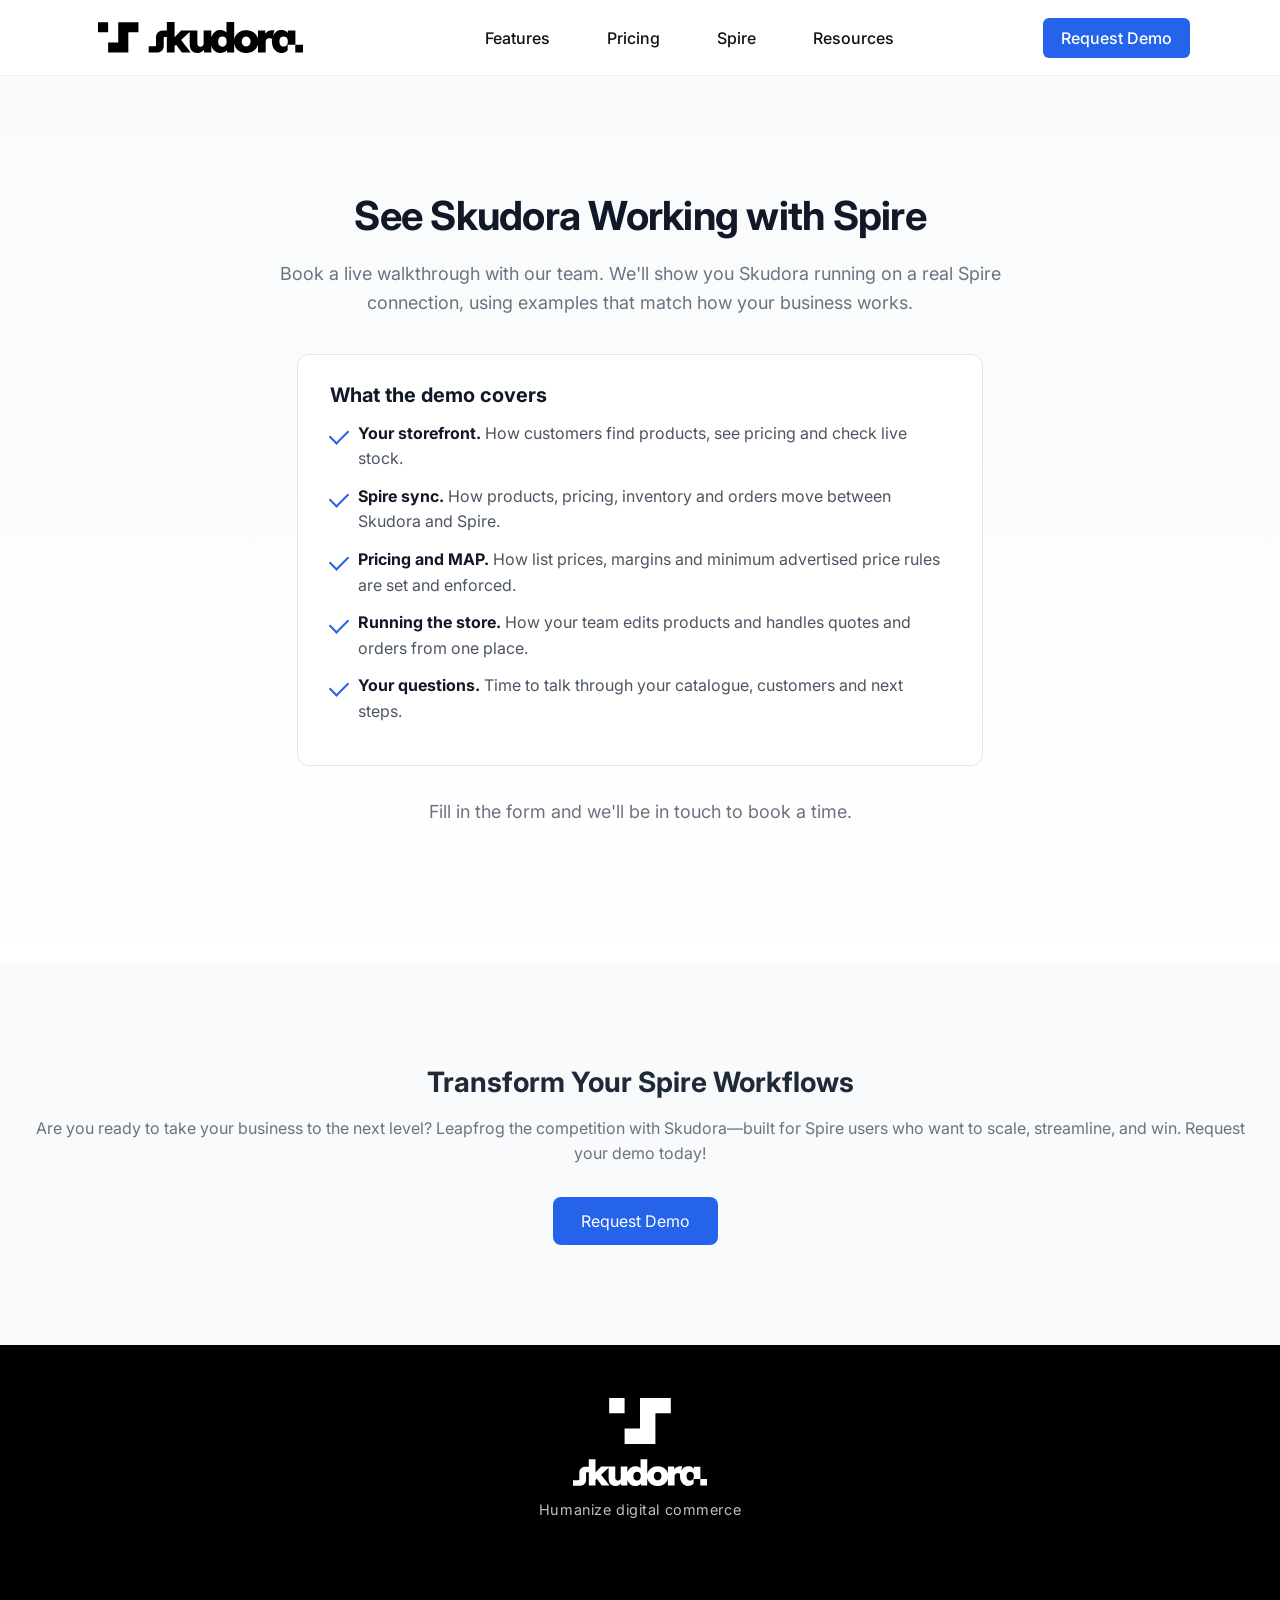
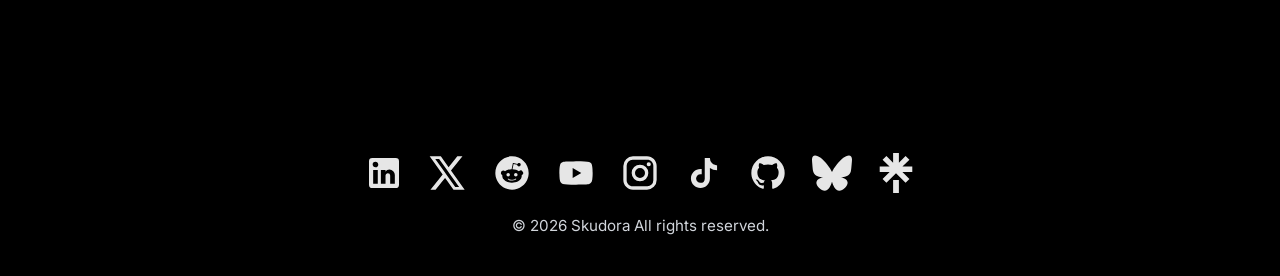
<file: contact.html>
<!DOCTYPE html>
<html lang="en">

<head>

<meta charset="UTF-8">
<meta name="viewport" content="width=device-width, initial-scale=1.0">

<title>Request a Demo | Skudora</title>

<link rel="preconnect" href="https://fonts.googleapis.com">
<link rel="preconnect" href="https://fonts.gstatic.com" crossorigin>

<link href="https://fonts.googleapis.com/css2?family=Inter:wght@300;400;500;600;700&display=swap" rel="stylesheet">

<link rel="stylesheet" href="/css/styles.css">

<link rel="icon" type="image/png" href="/favicon.png">

<style>
.demo-covers{max-width:620px;margin:36px auto 0;padding:28px 32px;text-align:left;background:#fff;border:1px solid #e5e7eb;border-radius:12px}
.demo-covers h2{font-size:20px;color:#111827;margin:0 0 14px}
.demo-covers ul{list-style:none;margin:0;padding:0}
.demo-covers li{position:relative;padding-left:28px;margin:12px 0;color:#4b5563;line-height:1.6;font-size:16px}
.demo-covers li::before{content:"";position:absolute;left:0;top:8px;width:16px;height:9px;border-left:2.5px solid #2563eb;border-bottom:2.5px solid #2563eb;transform:rotate(-45deg)}
.demo-covers strong{color:#111827}
.hero p.demo-form-intro{margin-top:32px}
@media (max-width:480px){.demo-covers{padding:22px 20px}}
</style>

</head>



<body>

<header class="navbar">
  <div class="nav-container">

    <div class="logo">
      <a href="index.html">
        <img src="/images/Skudora_Logo_Regular_Black.svg" alt="Skudora Logo" class="site-logo" aria-hidden="true" role="img">
      </a>
    </div>

    <nav class="nav-links">
  <a href="features.html">Features</a>
  <a href="pricing.html">Pricing</a>
  <a href="spire.html">Spire</a>
  <a href="resources.html">Resources</a>
</nav>

    <a class="nav-cta" href="contact.html">Request Demo</a>

  </div>
</header>

<div class="page-content">

<section class="hero">

<div class="hero-content">

<h1>See Skudora Working with Spire</h1>

<p>
Book a live walkthrough with our team. We'll show you Skudora running on a real Spire connection, using examples that match how your business works.
</p>

<div class="demo-covers">
<h2>What the demo covers</h2>
<ul>
<li><strong>Your storefront.</strong> How customers find products, see pricing and check live stock.</li>
<li><strong>Spire sync.</strong> How products, pricing, inventory and orders move between Skudora and Spire.</li>
<li><strong>Pricing and MAP.</strong> How list prices, margins and minimum advertised price rules are set and enforced.</li>
<li><strong>Running the store.</strong> How your team edits products and handles quotes and orders from one place.</li>
<li><strong>Your questions.</strong> Time to talk through your catalogue, customers and next steps.</li>
</ul>
</div>

<p class="demo-form-intro">Fill in the form and we'll be in touch to book a time.</p>

<script src="https://js-na3.hsforms.net/forms/embed/343131585.js" defer></script>
<div id="demo-form" class="hs-form-frame" data-region="na3" data-form-id="fb0e0864-e030-46cd-9829-8e56aa7e1042" data-portal-id="343131585"></div>

</div>

</section>

<section class="cta-section reveal">

<h2>Transform Your Spire Workflows</h2>

<p>Are you ready to take your business to the next level? Leapfrog the competition with Skudora—built for Spire users who want to scale, streamline, and win. Request your demo today!</p>

<a class="primary-btn" href="#demo-form">Request Demo</a>

</section>


<footer>

<img src="/images/Skudora_Logo_Stacked_White.svg" alt="Skudora white stacked logo" class="footer-logo" aria-hidden="true" role="img" />

<p class="footer-tagline">Humanize digital commerce</p>

<div class="footer-social-links">
  <a href="https://www.linkedin.com/company/skudora" target="_blank" rel="noopener noreferrer" aria-label="LinkedIn">
    <img src="/images/linkedin_light_for_dark_background.svg" alt="LinkedIn" />
  </a>
  <a href="https://x.com/skudora" target="_blank" rel="noopener noreferrer" aria-label="X">
    <img src="/images/x_light_for_dark_background.svg" alt="X" />
  </a>
  <a href="https://reddit.com/r/skudora" target="_blank" rel="noopener noreferrer" aria-label="Reddit">
    <img src="/images/reddit_light_for_dark_background.svg" alt="Reddit" />
  </a>
  <a href="https://www.youtube.com/@skudora" target="_blank" rel="noopener noreferrer" aria-label="YouTube">
    <img src="/images/youtube_light_for_dark_background.svg" alt="YouTube" />
  </a>
  <a href="https://instagram.com/skudora_hq" target="_blank" rel="noopener noreferrer" aria-label="Instagram">
    <img src="/images/instagram_light_for_dark_background.svg" alt="Instagram" />
  </a>
  <a href="https://www.tiktok.com/@skudora" target="_blank" rel="noopener noreferrer" aria-label="TikTok">
    <img src="/images/tiktok_light_for_dark_background.svg" alt="TikTok" />
  </a>
  <a href="https://github.com/skudora" target="_blank" rel="noopener noreferrer" aria-label="GitHub">
    <img src="/images/github_light_for_dark_background.svg" alt="GitHub" />
  </a>
  <a href="https://bsky.app/profile/skudora.bsky.social" target="_blank" rel="noopener noreferrer" aria-label="Bluesky">
    <img src="/images/bluesky_light_for_dark_background.svg" alt="Bluesky" />
  </a>
  <a href="https://linktr.ee/skudora" target="_blank" rel="noopener noreferrer" aria-label="Linktree">
    <img src="/images/linktree_light_for_dark_background.svg" alt="Linktree" />
  </a>
</div>

<p class="footer-copyright">© 2026 Skudora All rights reserved.</p>

</footer>

<script>
const reveals = document.querySelectorAll(".reveal");

const observer = new IntersectionObserver((entries) => {
    entries.forEach(entry => {
        if (entry.isIntersecting) {
            entry.target.classList.add("active");
        }
    });
}, {
    threshold: 0.1
});

reveals.forEach(el => observer.observe(el));
</script>

<script>
document.addEventListener("DOMContentLoaded", function() {
    var pc = document.querySelector(".page-content");
    if (!pc) return;

    // Fade in on load
    pc.style.opacity = "0";
    pc.style.transform = "translateY(10px)";
    pc.style.transition = "opacity 0.35s ease, transform 0.35s ease";
    requestAnimationFrame(function() {
        requestAnimationFrame(function() {
            pc.style.opacity = "1";
            pc.style.transform = "translateY(0)";
        });
    });

    // Fade out on internal link clicks
    document.querySelectorAll("a").forEach(function(link) {
        if (
            link.hostname === window.location.hostname &&
            !link.hasAttribute("target") &&
            !link.href.includes("#")
        ) {
            link.addEventListener("click", function(e) {
                e.preventDefault();
                var href = this.href;
                pc.style.opacity = "0";
                setTimeout(function() { window.location = href; }, 300);
            });
        }
    });
});

window.addEventListener("pageshow", function(e) {
    if (e.persisted) {
        var pc = document.querySelector(".page-content");
        if (pc) { pc.style.opacity = "1"; pc.style.transform = "translateY(0)"; }
    }
});
</script>

</div><!-- /.page-content -->

</body>

</html>
</file>
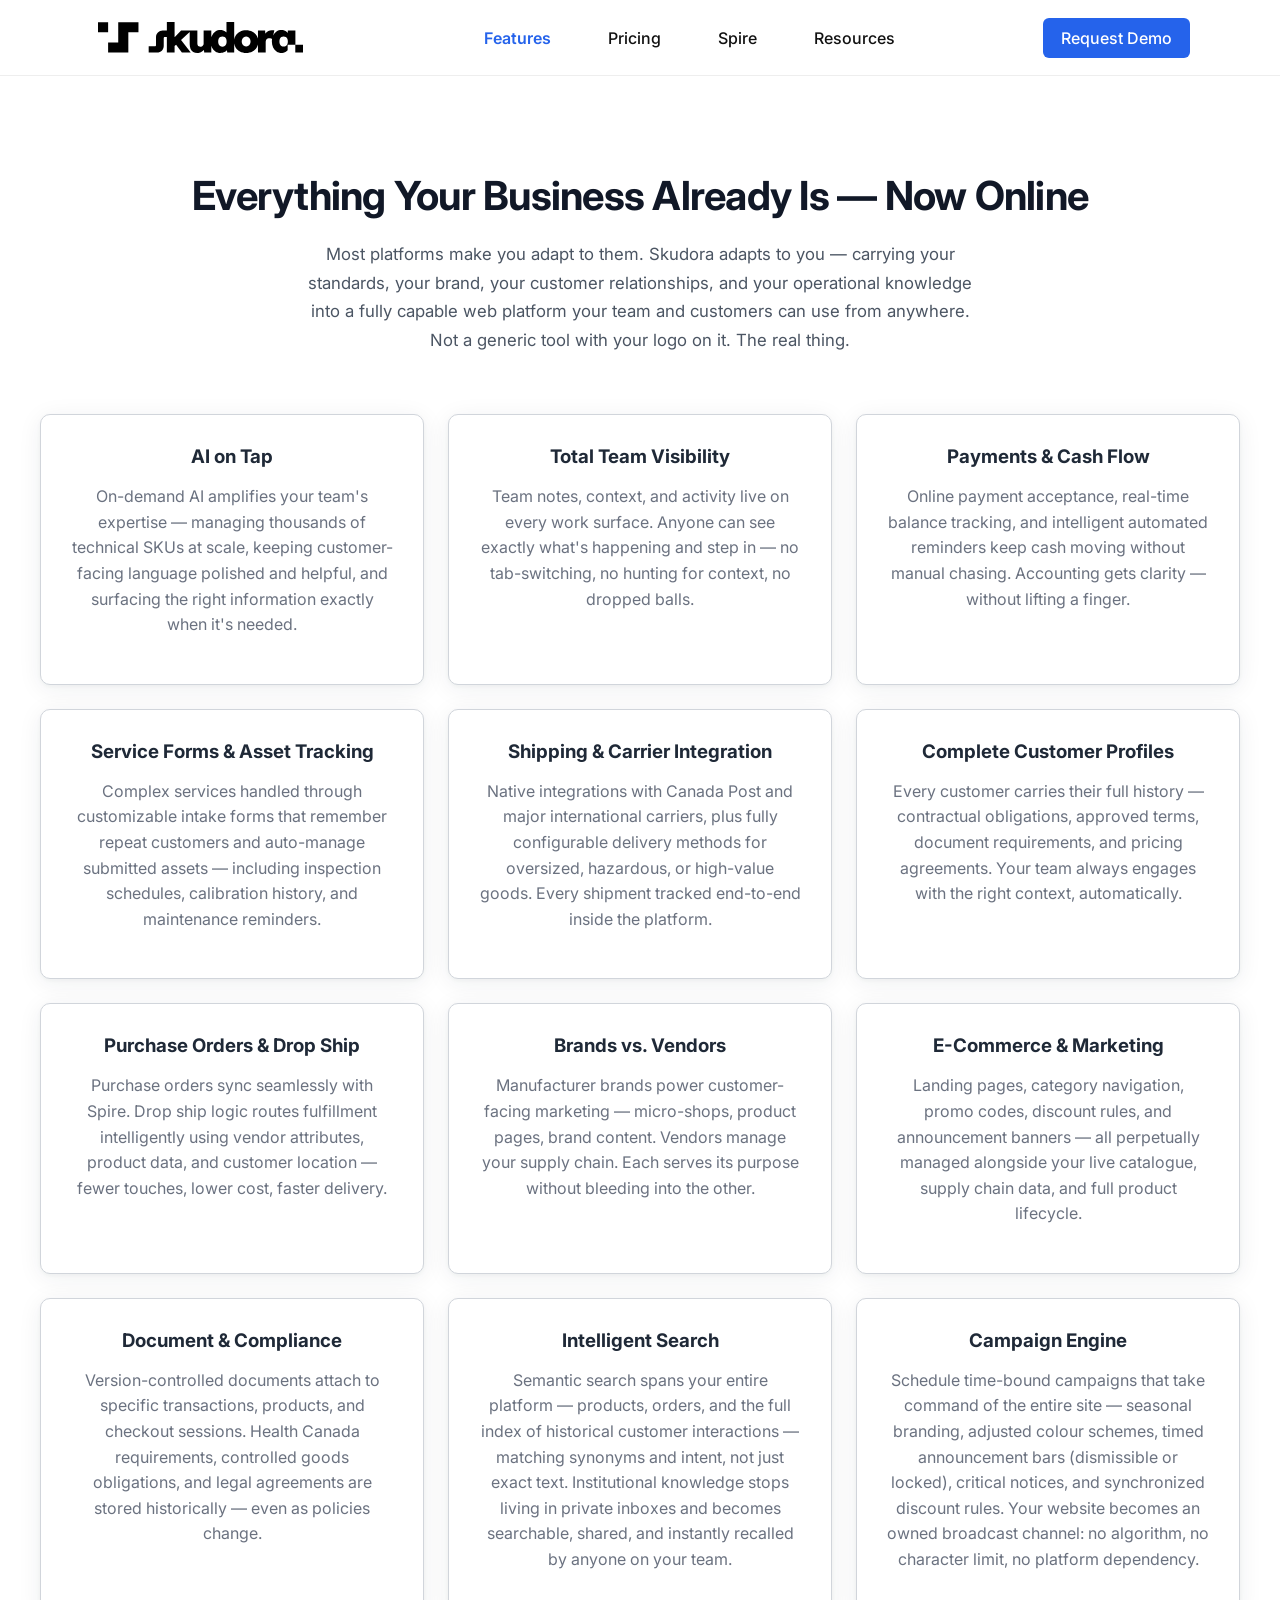
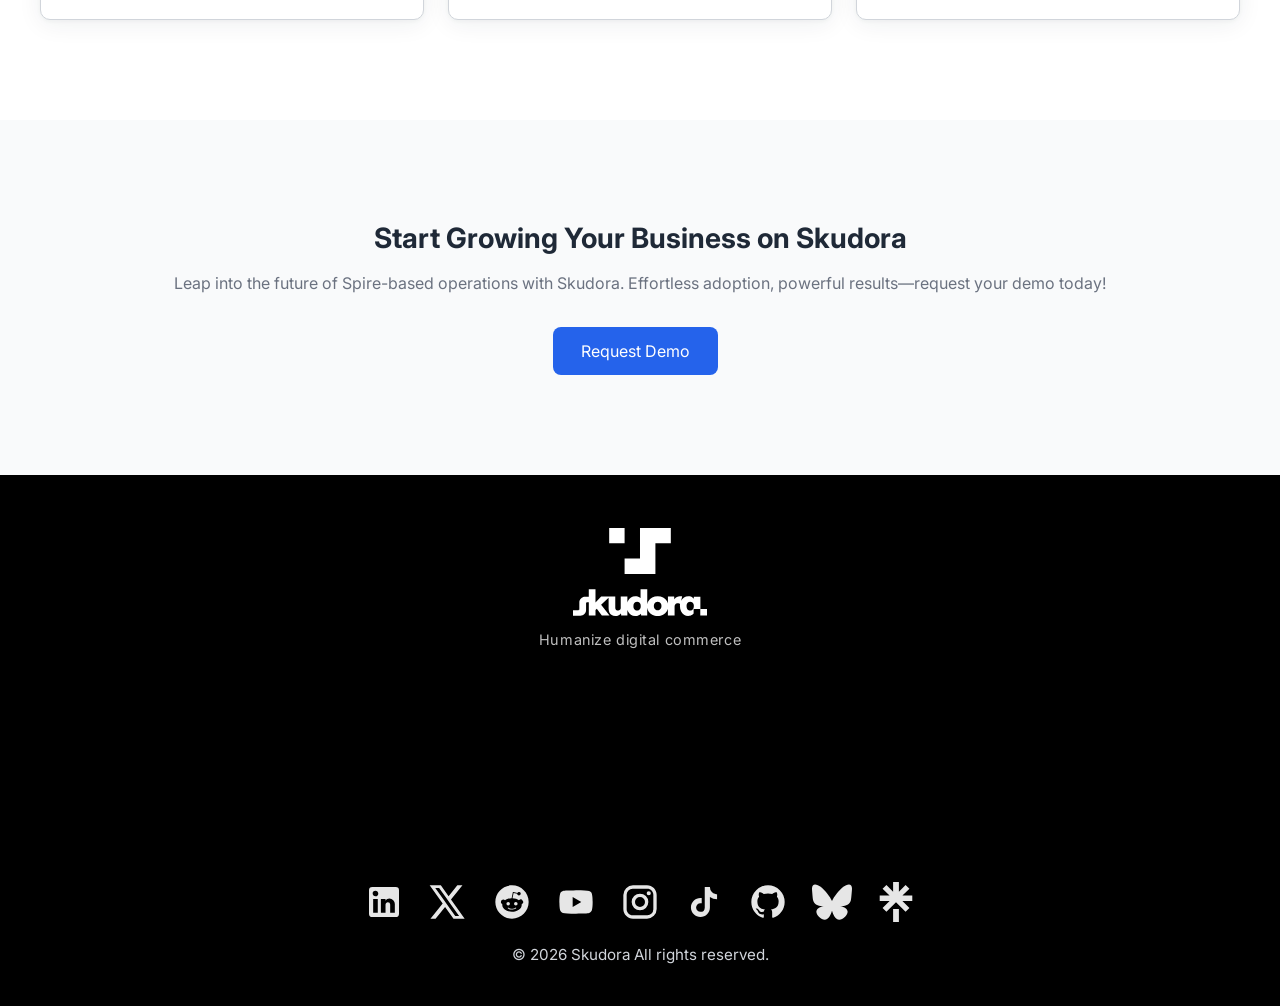
<file: features.html>
<!DOCTYPE html>
<html lang="en">

<head>

<meta charset="UTF-8">
<meta name="viewport" content="width=device-width, initial-scale=1.0">

<title>Features | Skudora</title>

<link rel="icon" type="image/png" href="/favicon.png">

<link rel="preconnect" href="https://fonts.googleapis.com">
<link rel="preconnect" href="https://fonts.gstatic.com" crossorigin>

<link href="https://fonts.googleapis.com/css2?family=Inter:wght@300;400;500;600;700&display=swap" rel="stylesheet">

<link rel="stylesheet" href="/css/styles.css">

</head>

<body>

<header class="navbar">
  <div class="nav-container">

    <div class="logo">
      <a href="index.html">
        <img src="/images/Skudora_Logo_Regular_Black.svg" alt="Skudora Logo" class="site-logo" aria-hidden="true" role="img">
      </a>
    </div>

    <nav class="nav-links">
  <a href="features.html" class="active">Features</a>
  <a href="pricing.html">Pricing</a>
  <a href="spire.html">Spire</a>
  <a href="resources.html">Resources</a>
</nav>

    <a class="nav-cta" href="contact.html">Request Demo</a>

  </div>
</header>

<div class="page-content">

<section class="features reveal">

<h1 class="page-title">Everything Your Business Already Is — Now Online</h1>

<p class="features-intro">Most platforms make you adapt to them. Skudora adapts to you — carrying your standards, your brand, your customer relationships, and your operational knowledge into a fully capable web platform your team and customers can use from anywhere. Not a generic tool with your logo on it. The real thing.</p>

<div class="feature-grid">

<div class="feature-card">
<h3>AI on Tap</h3>
<p>On-demand AI amplifies your team's expertise — managing thousands of technical SKUs at scale, keeping customer-facing language polished and helpful, and surfacing the right information exactly when it's needed.</p>
</div>

<div class="feature-card">
<h3>Total Team Visibility</h3>
<p>Team notes, context, and activity live on every work surface. Anyone can see exactly what's happening and step in — no tab-switching, no hunting for context, no dropped balls.</p>
</div>

<div class="feature-card">
<h3>Payments & Cash Flow</h3>
<p>Online payment acceptance, real-time balance tracking, and intelligent automated reminders keep cash moving without manual chasing. Accounting gets clarity — without lifting a finger.</p>
</div>

<div class="feature-card">
<h3>Service Forms & Asset Tracking</h3>
<p>Complex services handled through customizable intake forms that remember repeat customers and auto-manage submitted assets — including inspection schedules, calibration history, and maintenance reminders.</p>
</div>

<div class="feature-card">
<h3>Shipping & Carrier Integration</h3>
<p>Native integrations with Canada Post and major international carriers, plus fully configurable delivery methods for oversized, hazardous, or high-value goods. Every shipment tracked end-to-end inside the platform.</p>
</div>

<div class="feature-card">
<h3>Complete Customer Profiles</h3>
<p>Every customer carries their full history — contractual obligations, approved terms, document requirements, and pricing agreements. Your team always engages with the right context, automatically.</p>
</div>

<div class="feature-card">
<h3>Purchase Orders & Drop Ship</h3>
<p>Purchase orders sync seamlessly with Spire. Drop ship logic routes fulfillment intelligently using vendor attributes, product data, and customer location — fewer touches, lower cost, faster delivery.</p>
</div>

<div class="feature-card">
<h3>Brands vs. Vendors</h3>
<p>Manufacturer brands power customer-facing marketing — micro-shops, product pages, brand content. Vendors manage your supply chain. Each serves its purpose without bleeding into the other.</p>
</div>

<div class="feature-card">
<h3>E-Commerce & Marketing</h3>
<p>Landing pages, category navigation, promo codes, discount rules, and announcement banners — all perpetually managed alongside your live catalogue, supply chain data, and full product lifecycle.</p>
</div>

<div class="feature-card">
<h3>Document & Compliance</h3>
<p>Version-controlled documents attach to specific transactions, products, and checkout sessions. Health Canada requirements, controlled goods obligations, and legal agreements are stored historically — even as policies change.</p>
</div>

<div class="feature-card">
<h3>Intelligent Search</h3>
<p>Semantic search spans your entire platform — products, orders, and the full index of historical customer interactions — matching synonyms and intent, not just exact text. Institutional knowledge stops living in private inboxes and becomes searchable, shared, and instantly recalled by anyone on your team.</p>
</div>

<div class="feature-card">
<h3>Campaign Engine</h3>
<p>Schedule time-bound campaigns that take command of the entire site — seasonal branding, adjusted colour schemes, timed announcement bars (dismissible or locked), critical notices, and synchronized discount rules. Your website becomes an owned broadcast channel: no algorithm, no character limit, no platform dependency.</p>
</div>

</div>

</section>

<section class="cta-section reveal">

<h2>Start Growing Your Business on Skudora</h2>

<p>Leap into the future of Spire-based operations with Skudora. Effortless adoption, powerful results—request your demo today!</p>

<a class="primary-btn" href="contact.html">Request Demo</a>

</section>


<footer>

<img src="/images/Skudora_Logo_Stacked_White.svg" alt="Skudora white stacked logo" class="footer-logo" aria-hidden="true" role="img" />

<p class="footer-tagline">Humanize digital commerce</p>

<div class="footer-social-links">
  <a href="https://www.linkedin.com/company/skudora" target="_blank" rel="noopener noreferrer" aria-label="LinkedIn">
    <img src="/images/linkedin_light_for_dark_background.svg" alt="LinkedIn" />
  </a>
  <a href="https://x.com/skudora" target="_blank" rel="noopener noreferrer" aria-label="X">
    <img src="/images/x_light_for_dark_background.svg" alt="X" />
  </a>
  <a href="https://reddit.com/r/skudora" target="_blank" rel="noopener noreferrer" aria-label="Reddit">
    <img src="/images/reddit_light_for_dark_background.svg" alt="Reddit" />
  </a>
  <a href="https://www.youtube.com/@skudora" target="_blank" rel="noopener noreferrer" aria-label="YouTube">
    <img src="/images/youtube_light_for_dark_background.svg" alt="YouTube" />
  </a>
  <a href="https://instagram.com/skudora_hq" target="_blank" rel="noopener noreferrer" aria-label="Instagram">
    <img src="/images/instagram_light_for_dark_background.svg" alt="Instagram" />
  </a>
  <a href="https://www.tiktok.com/@skudora" target="_blank" rel="noopener noreferrer" aria-label="TikTok">
    <img src="/images/tiktok_light_for_dark_background.svg" alt="TikTok" />
  </a>
  <a href="https://github.com/skudora" target="_blank" rel="noopener noreferrer" aria-label="GitHub">
    <img src="/images/github_light_for_dark_background.svg" alt="GitHub" />
  </a>
  <a href="https://bsky.app/profile/skudora.bsky.social" target="_blank" rel="noopener noreferrer" aria-label="Bluesky">
    <img src="/images/bluesky_light_for_dark_background.svg" alt="Bluesky" />
  </a>
  <a href="https://linktr.ee/skudora" target="_blank" rel="noopener noreferrer" aria-label="Linktree">
    <img src="/images/linktree_light_for_dark_background.svg" alt="Linktree" />
  </a>
</div>

<p class="footer-copyright">© 2026 Skudora All rights reserved.</p>

</footer>

<script>
const reveals = document.querySelectorAll(".reveal");

const observer = new IntersectionObserver((entries) => {
    entries.forEach(entry => {
        if (entry.isIntersecting) {
            entry.target.classList.add("active");
        }
    });
}, {
    threshold: 0.1
});

reveals.forEach(el => observer.observe(el));
</script>

<script>
document.addEventListener("DOMContentLoaded", function() {
    var pc = document.querySelector(".page-content");
    if (!pc) return;

    // Fade in on load
    pc.style.opacity = "0";
    pc.style.transform = "translateY(10px)";
    pc.style.transition = "opacity 0.35s ease, transform 0.35s ease";
    requestAnimationFrame(function() {
        requestAnimationFrame(function() {
            pc.style.opacity = "1";
            pc.style.transform = "translateY(0)";
        });
    });

    // Fade out on internal link clicks
    document.querySelectorAll("a").forEach(function(link) {
        if (
            link.hostname === window.location.hostname &&
            !link.hasAttribute("target") &&
            !link.href.includes("#")
        ) {
            link.addEventListener("click", function(e) {
                e.preventDefault();
                var href = this.href;
                pc.style.opacity = "0";
                setTimeout(function() { window.location = href; }, 300);
            });
        }
    });
});

window.addEventListener("pageshow", function(e) {
    if (e.persisted) {
        var pc = document.querySelector(".page-content");
        if (pc) { pc.style.opacity = "1"; pc.style.transform = "translateY(0)"; }
    }
});
</script>

</div><!-- /.page-content -->

</body>
</html>
</file>
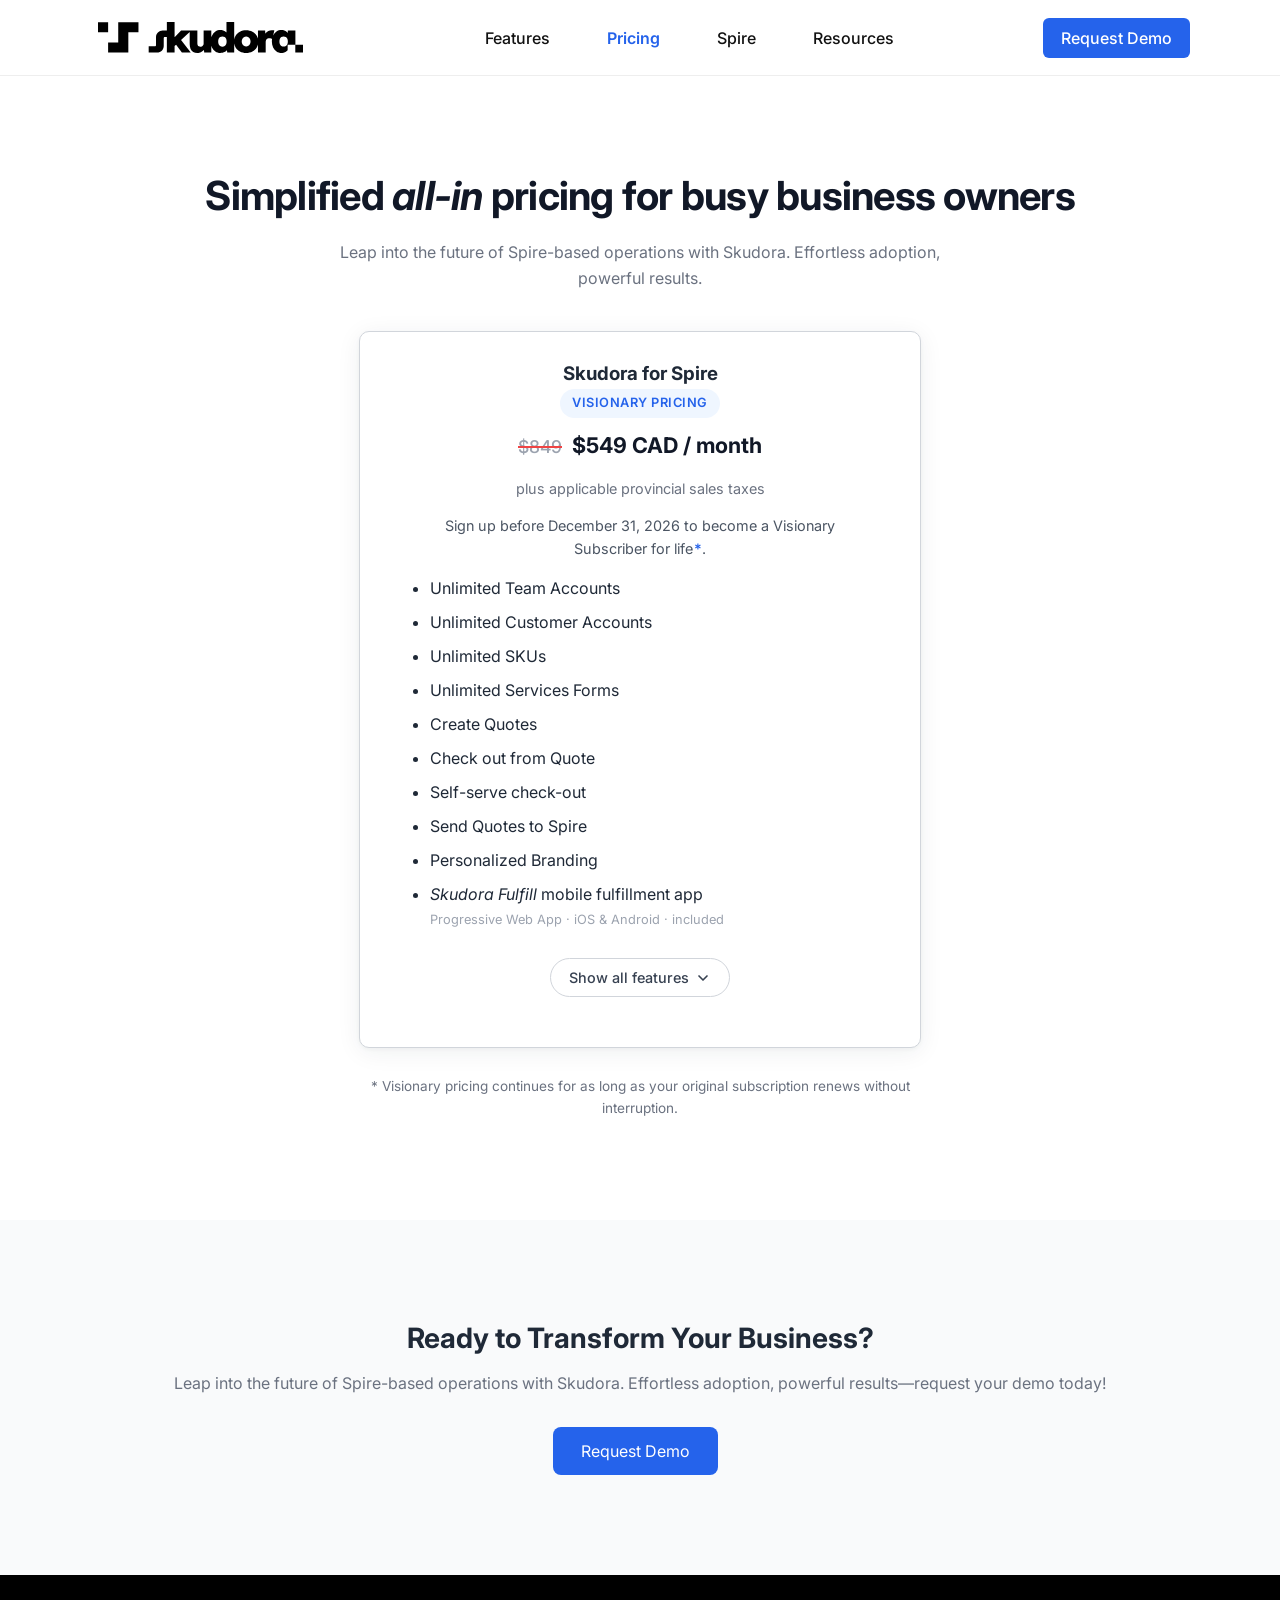
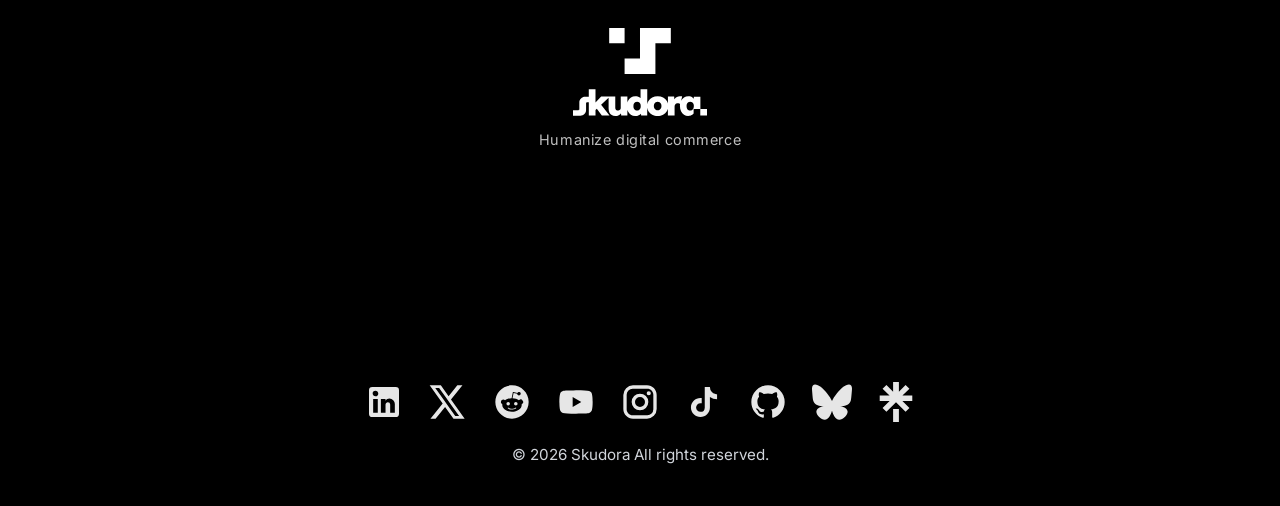
<file: pricing.html>
<!DOCTYPE html>
<html lang="en">

<head>

<meta charset="UTF-8">
<meta name="viewport" content="width=device-width, initial-scale=1.0">

<title>Pricing | Skudora</title>

<link rel="preconnect" href="https://fonts.googleapis.com">
<link rel="preconnect" href="https://fonts.gstatic.com" crossorigin>

<link href="https://fonts.googleapis.com/css2?family=Inter:wght@300;400;500;600;700&display=swap" rel="stylesheet">

<link rel="icon" type="image/png" href="/favicon.png">

<style>
.pricing-card .visionary-badge{display:inline-block;margin:4px 0 10px;padding:4px 12px;border-radius:999px;background:#eff6ff;color:#2563eb;font-size:.8rem;font-weight:600;letter-spacing:.04em;text-transform:uppercase}
.pricing-card .price-line{margin:0}
.pricing-card .price-was{color:#9ca3af;font-size:1.1rem;font-weight:500;text-decoration-thickness:2px;text-decoration-color:#ef4444;margin-right:6px}
.pricing-card .price-now{color:#111827;font-size:1.35rem}
.pricing-card .fn-mark{color:#2563eb;text-decoration:none;font-weight:600;margin-left:1px}
.visionary-terms{max-width:600px;margin:28px auto 0;font-size:.85rem;color:#6b7280;line-height:1.6}
.pricing-card .visionary-note{margin:12px 0 4px;font-size:.9rem;color:#4b5563}
</style>

<link rel="stylesheet" href="/css/styles.css">

</head>

<body>

<header class="navbar">
  <div class="nav-container">

    <div class="logo">
      <a href="index.html">
        <img src="/images/Skudora_Logo_Regular_Black.svg" alt="Skudora Logo" class="site-logo" aria-hidden="true" role="img">
      </a>
    </div>

    <nav class="nav-links">
  <a href="features.html">Features</a>
  <a href="pricing.html" class="active">Pricing</a>
  <a href="spire.html">Spire</a>
  <a href="resources.html">Resources</a>
</nav>

    <a class="nav-cta" href="contact.html">Request Demo</a>

  </div>
</header>

<div class="page-content">

<section class="features reveal">


<h1 class="page-title">Simplified <em>all-in</em> pricing for busy business owners</h1>

<p style="max-width:600px;margin:auto;">
Leap into the future of Spire-based operations with Skudora. Effortless adoption, powerful results.
</p>

<div class="feature-grid" style="margin-top: 40px; display: flex; justify-content: center;">
<div class="feature-card pricing-card" style="max-width: 500px;">

<h3>Skudora for Spire</h3>

<p class="visionary-badge">Visionary pricing</p>

<p class="price-line"><s class="price-was" aria-label="Standard price $849 CAD per month">$849</s> <strong class="price-now">$549 CAD / month</strong></p>

<p style="font-size: 0.9rem; color: #6b7280;">plus applicable provincial sales taxes</p>

<p class="visionary-note">Sign up before December 31, 2026 to become a Visionary <span style="white-space:nowrap">Subscriber for life<a href="#visionary-terms" class="fn-mark" aria-describedby="visionary-terms">*</a>.</span></p>

<ul>
<li>Unlimited Team Accounts</li>
<li>Unlimited Customer Accounts</li>
<li>Unlimited SKUs</li>
<li>Unlimited Services Forms</li>
<li>Create Quotes</li>
<li>Check out from Quote</li>
<li>Self-serve check-out</li>
<li>Send Quotes to Spire</li>
<li>Personalized Branding</li>
<li><em>Skudora Fulfill</em> mobile fulfillment app<br><span style="font-size:0.8rem;color:#9ca3af;font-weight:400;">Progressive Web App · iOS &amp; Android · included</span></li>
</ul>

<div class="feature-toggle">
  <button id="show-more-btn" class="show-more-btn" aria-expanded="false">
    <span class="btn-text">Show all features</span>
    <svg class="chevron" xmlns="http://www.w3.org/2000/svg" width="16" height="16" viewBox="0 0 24 24" fill="none" stroke="currentColor" stroke-width="2.5" stroke-linecap="round" stroke-linejoin="round"><polyline points="6 9 12 15 18 9"/></svg>
  </button>
</div>

<ul id="hidden-features" class="hidden-features">
<li>Pinned Items</li>
<li>Reminders</li>
<li>Notifications</li>
<li>Activity Feed</li>
<li>Topical Inquiry Streams</li>
<li>Team Notes</li>
<li>External Conversations</li>
<li>Payment Terms</li>
<li>Auto-reminders for outstanding balances</li>
<li>Purchase Orders with Drop Ship support</li>
<li>Shipments and Manifests</li>
<li>Serviceable Tracked Assets</li>
<li>Live and Manual Transactions</li>
<li>Shipping Calculator</li>
<li>Documents</li>
<li>Discounts</li>
<li>Promo Codes</li>
<li>Promotional Landing Pages</li>
</ul>

</div>

</div>

<p id="visionary-terms" class="visionary-terms">* Visionary pricing continues for as long as your original subscription renews without interruption.</p>

</section>

<section class="cta-section reveal">

<h2>Ready to Transform Your Business?</h2>

<p>Leap into the future of Spire-based operations with Skudora. Effortless adoption, powerful results—request your demo today!</p>

<a class="primary-btn" href="contact.html">Request Demo</a>

</section>


<footer>

<img src="/images/Skudora_Logo_Stacked_White.svg" alt="Skudora white stacked logo" class="footer-logo" aria-hidden="true" role="img" />

<p class="footer-tagline">Humanize digital commerce</p>

<div class="footer-social-links">
  <a href="https://www.linkedin.com/company/skudora" target="_blank" rel="noopener noreferrer" aria-label="LinkedIn">
    <img src="/images/linkedin_light_for_dark_background.svg" alt="LinkedIn" />
  </a>
  <a href="https://x.com/skudora" target="_blank" rel="noopener noreferrer" aria-label="X">
    <img src="/images/x_light_for_dark_background.svg" alt="X" />
  </a>
  <a href="https://reddit.com/r/skudora" target="_blank" rel="noopener noreferrer" aria-label="Reddit">
    <img src="/images/reddit_light_for_dark_background.svg" alt="Reddit" />
  </a>
  <a href="https://www.youtube.com/@skudora" target="_blank" rel="noopener noreferrer" aria-label="YouTube">
    <img src="/images/youtube_light_for_dark_background.svg" alt="YouTube" />
  </a>
  <a href="https://instagram.com/skudora_hq" target="_blank" rel="noopener noreferrer" aria-label="Instagram">
    <img src="/images/instagram_light_for_dark_background.svg" alt="Instagram" />
  </a>
  <a href="https://www.tiktok.com/@skudora" target="_blank" rel="noopener noreferrer" aria-label="TikTok">
    <img src="/images/tiktok_light_for_dark_background.svg" alt="TikTok" />
  </a>
  <a href="https://github.com/skudora" target="_blank" rel="noopener noreferrer" aria-label="GitHub">
    <img src="/images/github_light_for_dark_background.svg" alt="GitHub" />
  </a>
  <a href="https://bsky.app/profile/skudora.bsky.social" target="_blank" rel="noopener noreferrer" aria-label="Bluesky">
    <img src="/images/bluesky_light_for_dark_background.svg" alt="Bluesky" />
  </a>
  <a href="https://linktr.ee/skudora" target="_blank" rel="noopener noreferrer" aria-label="Linktree">
    <img src="/images/linktree_light_for_dark_background.svg" alt="Linktree" />
  </a>
</div>

<p class="footer-copyright">© 2026 Skudora All rights reserved.</p>

</footer>


<script>
const reveals = document.querySelectorAll(".reveal");

const observer = new IntersectionObserver((entries) => {
    entries.forEach(entry => {
        if (entry.isIntersecting) {
            entry.target.classList.add("active");
        }
    });
}, {
    threshold: 0.1
});

reveals.forEach(el => observer.observe(el));
</script>

<script>
document.addEventListener("DOMContentLoaded", function() {
    var pc = document.querySelector(".page-content");
    if (!pc) return;

    // Fade in on load
    pc.style.opacity = "0";
    pc.style.transform = "translateY(10px)";
    pc.style.transition = "opacity 0.35s ease, transform 0.35s ease";
    requestAnimationFrame(function() {
        requestAnimationFrame(function() {
            pc.style.opacity = "1";
            pc.style.transform = "translateY(0)";
        });
    });

    // Fade out on internal link clicks
    document.querySelectorAll("a").forEach(function(link) {
        if (
            link.hostname === window.location.hostname &&
            !link.hasAttribute("target") &&
            !link.href.includes("#")
        ) {
            link.addEventListener("click", function(e) {
                e.preventDefault();
                var href = this.href;
                pc.style.opacity = "0";
                setTimeout(function() { window.location = href; }, 300);
            });
        }
    });
});

window.addEventListener("pageshow", function(e) {
    if (e.persisted) {
        var pc = document.querySelector(".page-content");
        if (pc) { pc.style.opacity = "1"; pc.style.transform = "translateY(0)"; }
    }
});
</script>

<script>
document.addEventListener("DOMContentLoaded", function() {
    const btn = document.getElementById("show-more-btn");
    const list = document.getElementById("hidden-features");
    if (!btn || !list) return;

    btn.addEventListener("click", function() {
        const isOpen = list.classList.contains("open");
        const label = btn.querySelector(".btn-text");

        // Lock current width so we have a known start point
        const startWidth = btn.getBoundingClientRect().width;
        btn.style.width = startWidth + "px";

        // Fade text out
        label.style.opacity = "0";

        // Toggle list state immediately (chevron + list animate in parallel)
        if (!isOpen) {
            list.style.maxHeight = list.scrollHeight + "px";
            list.classList.add("open");
            btn.classList.add("active");
            btn.setAttribute("aria-expanded", "true");
        } else {
            list.style.maxHeight = list.scrollHeight + "px";
            list.offsetHeight;
            list.style.maxHeight = "0";
            list.classList.remove("open");
            btn.classList.remove("active");
            btn.setAttribute("aria-expanded", "false");
        }

        // Once text is invisible, swap the label and animate width
        setTimeout(function() {
            label.textContent = isOpen ? "Show all features" : "Show less";

            // Measure the new natural width without transition interference
            btn.style.transition = "none";
            btn.style.width = "auto";
            var endWidth = btn.getBoundingClientRect().width;
            btn.style.width = startWidth + "px";
            btn.offsetHeight; // reflow so browser sees the locked start width
            btn.style.transition = ""; // restore CSS transitions

            // Animate to new width and fade text back in
            btn.style.width = endWidth + "px";
            label.style.opacity = "1";

            // Remove fixed width after animation so layout stays fluid
            setTimeout(function() { btn.style.width = ""; }, 400);
        }, 140);
    });
});
</script>   

</div><!-- /.page-content -->

</body>
</html>
</file>
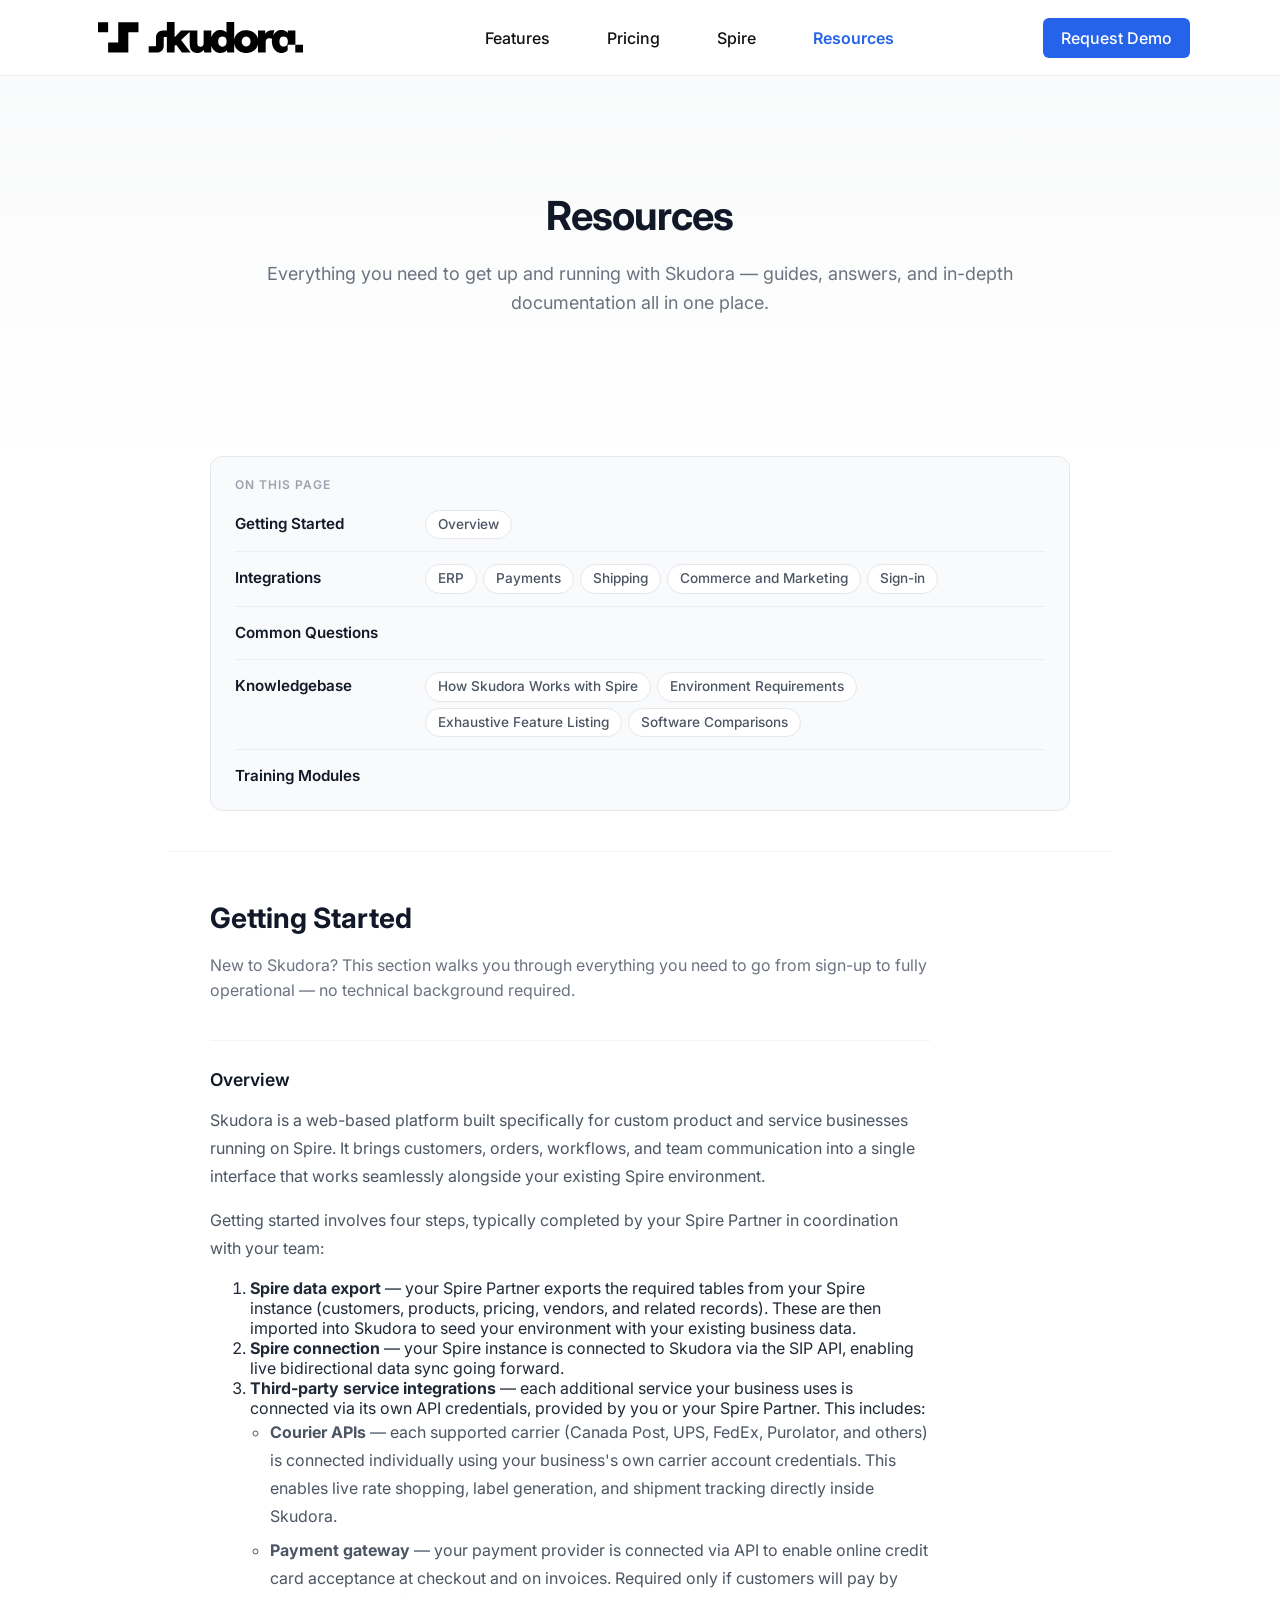
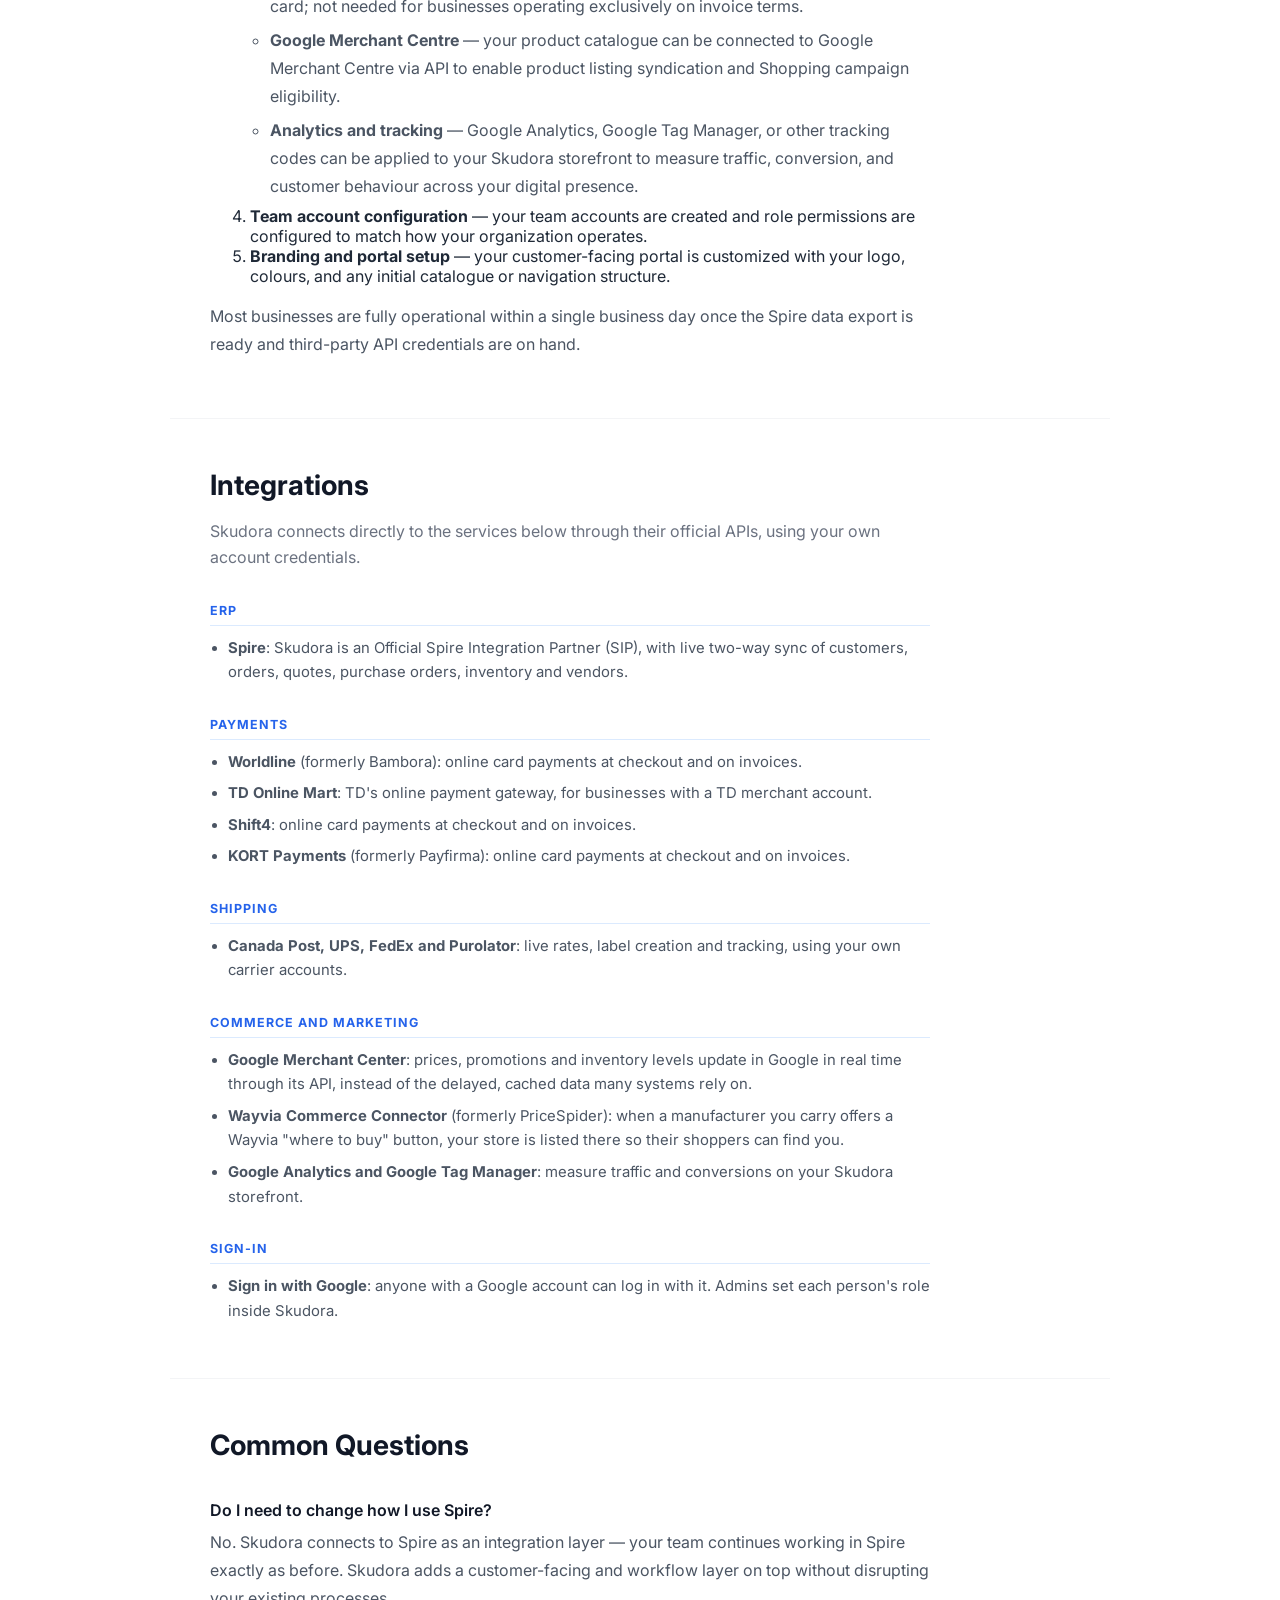
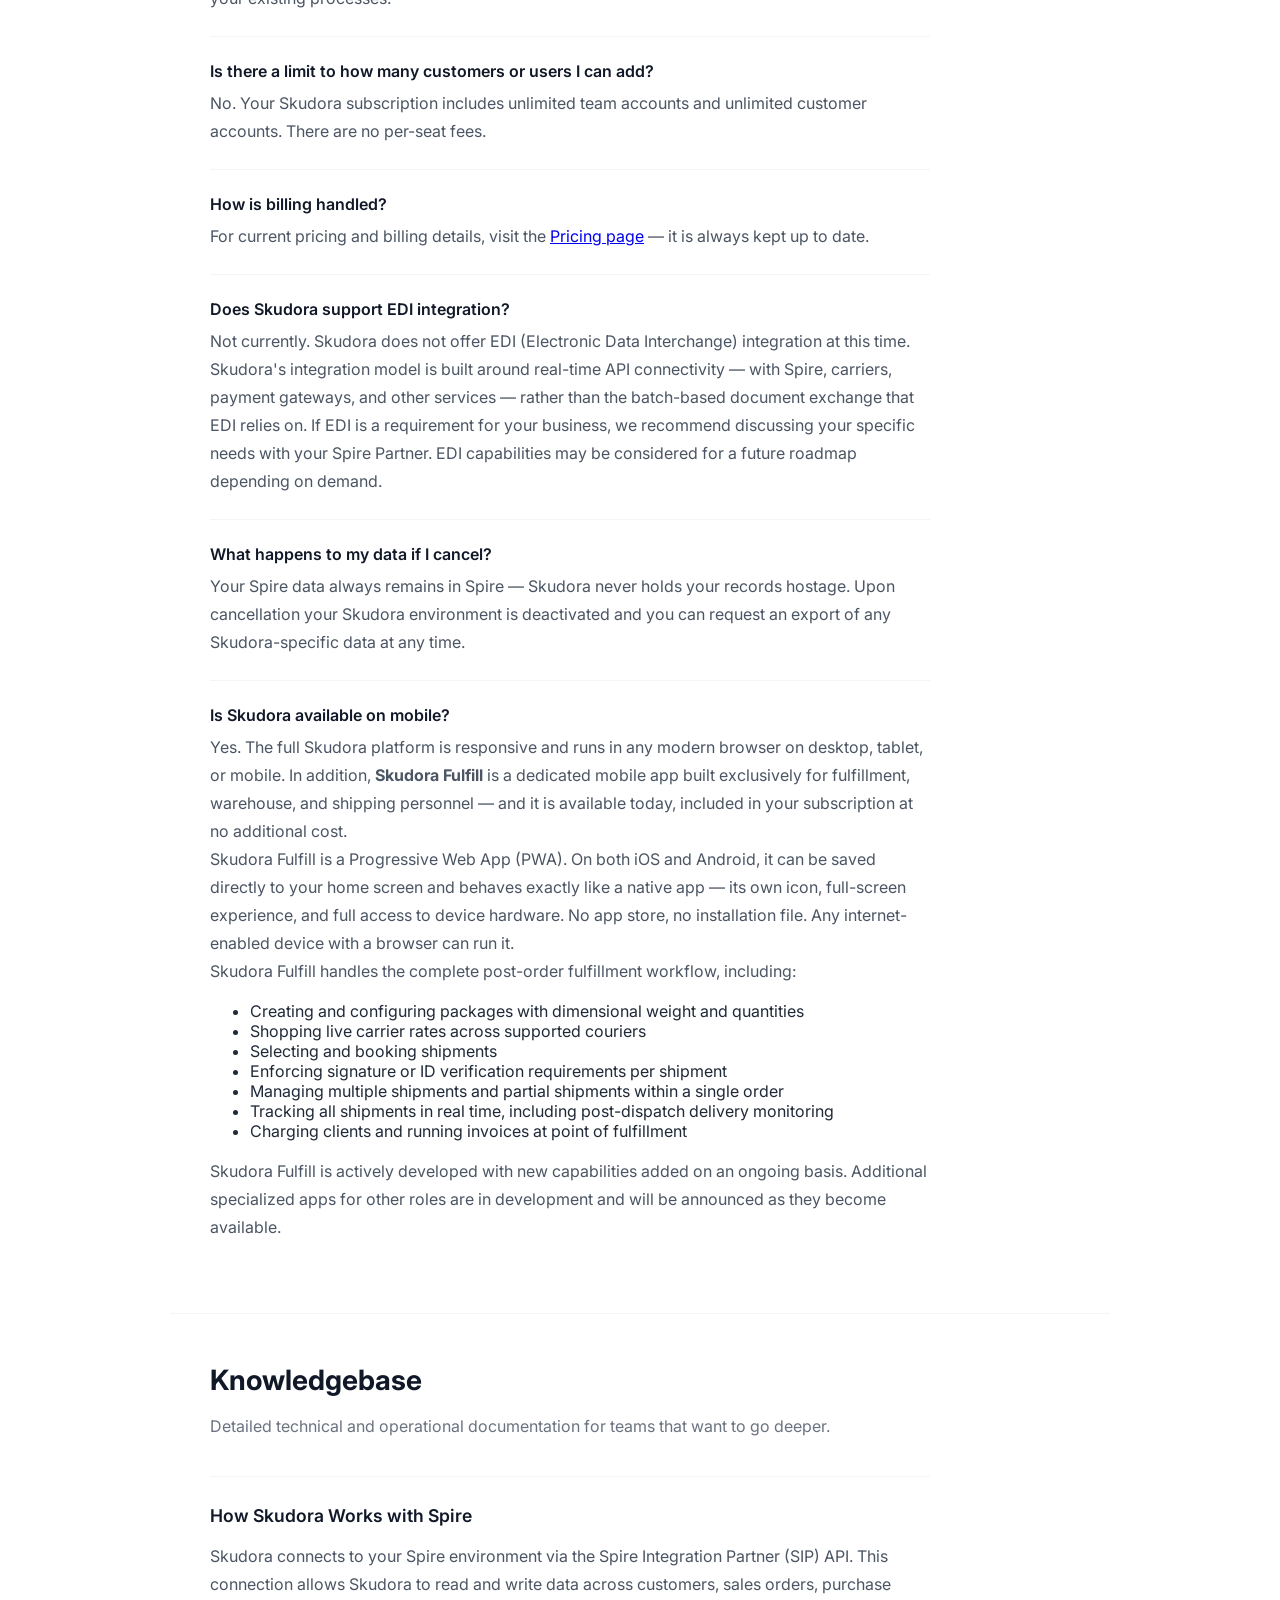
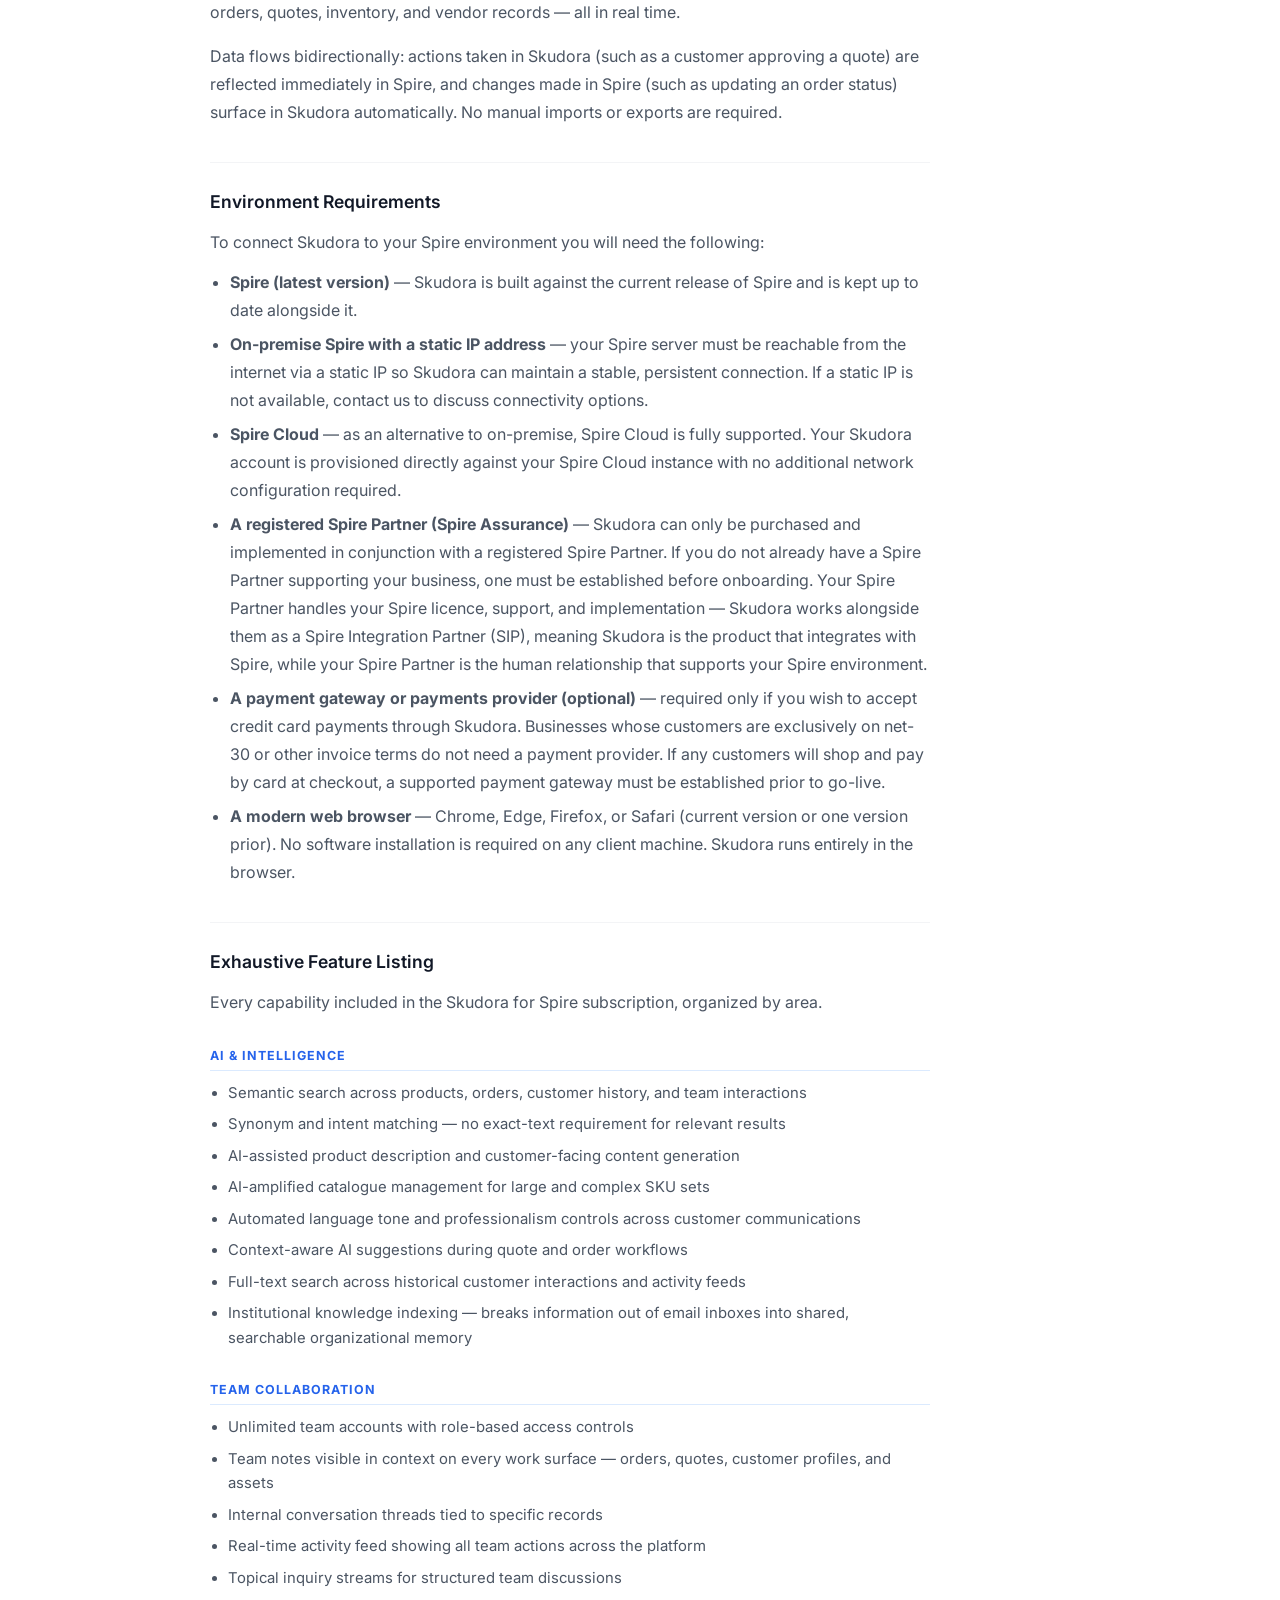
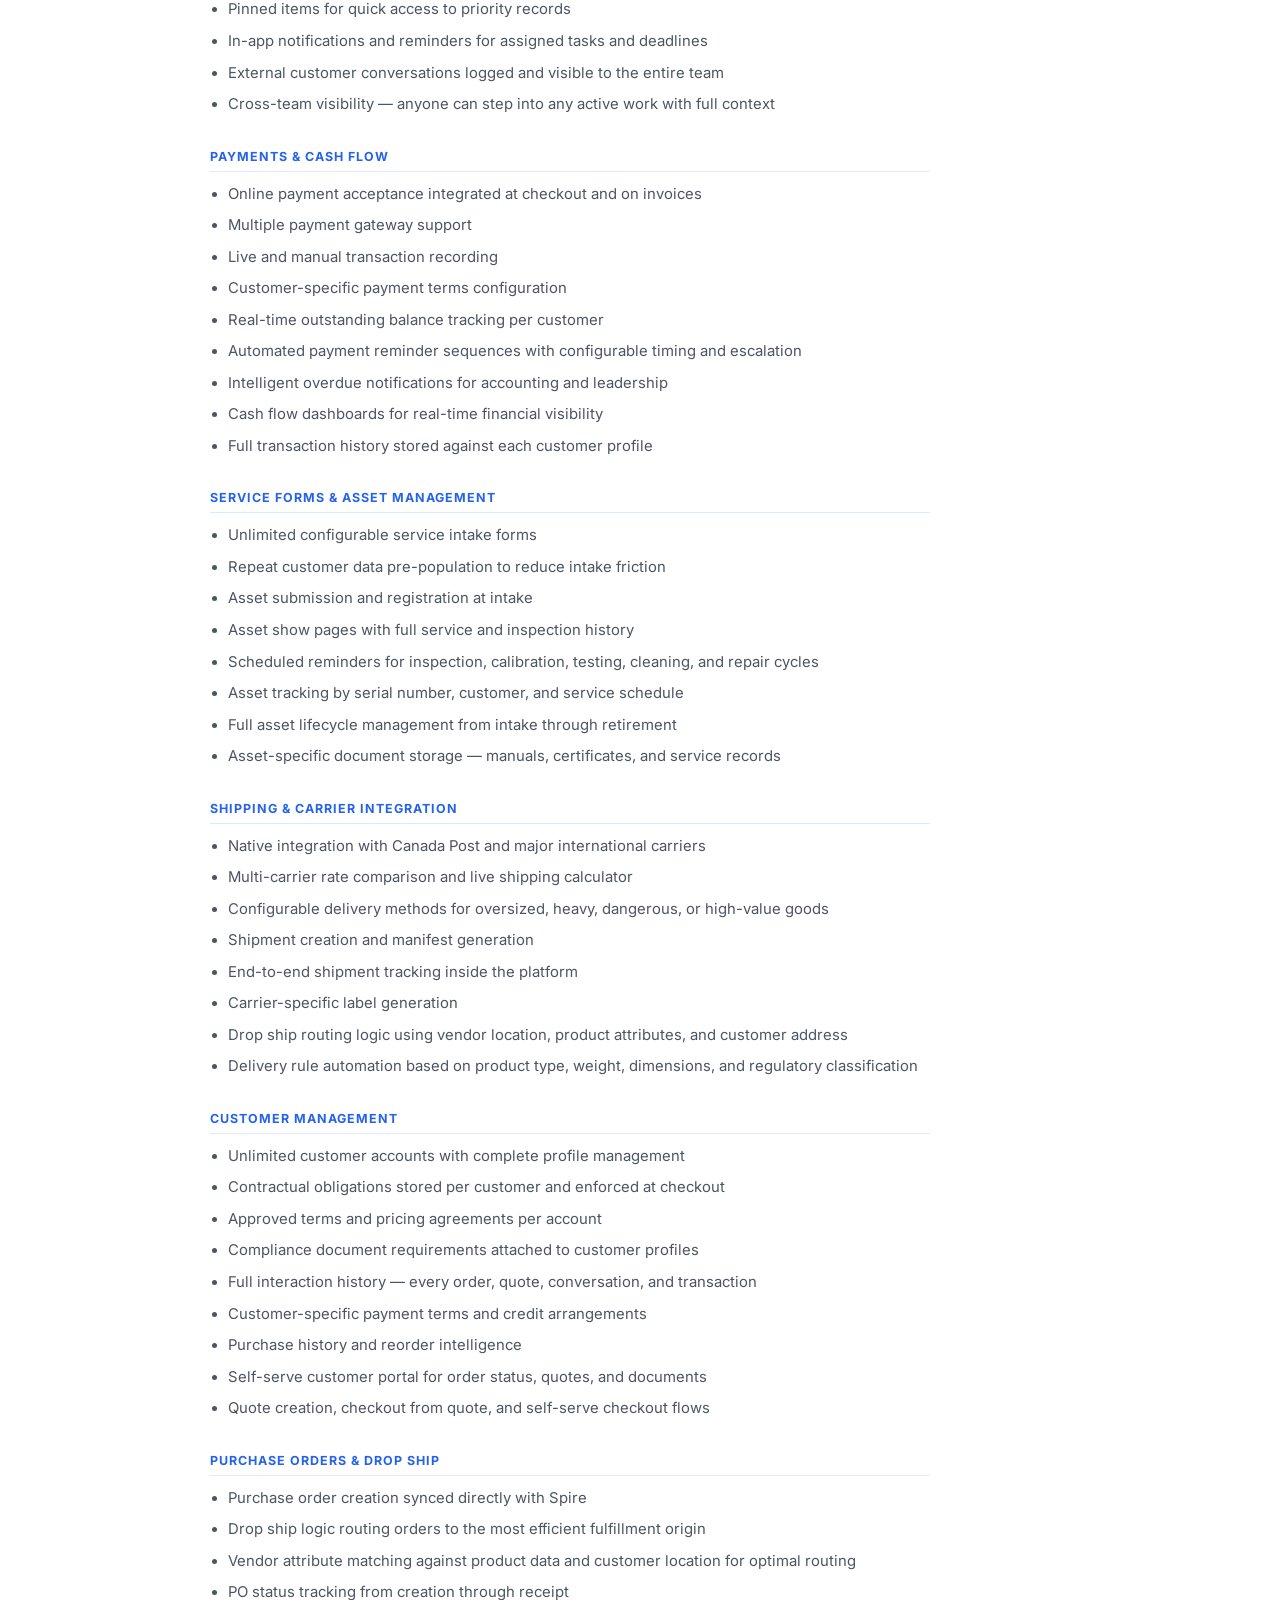
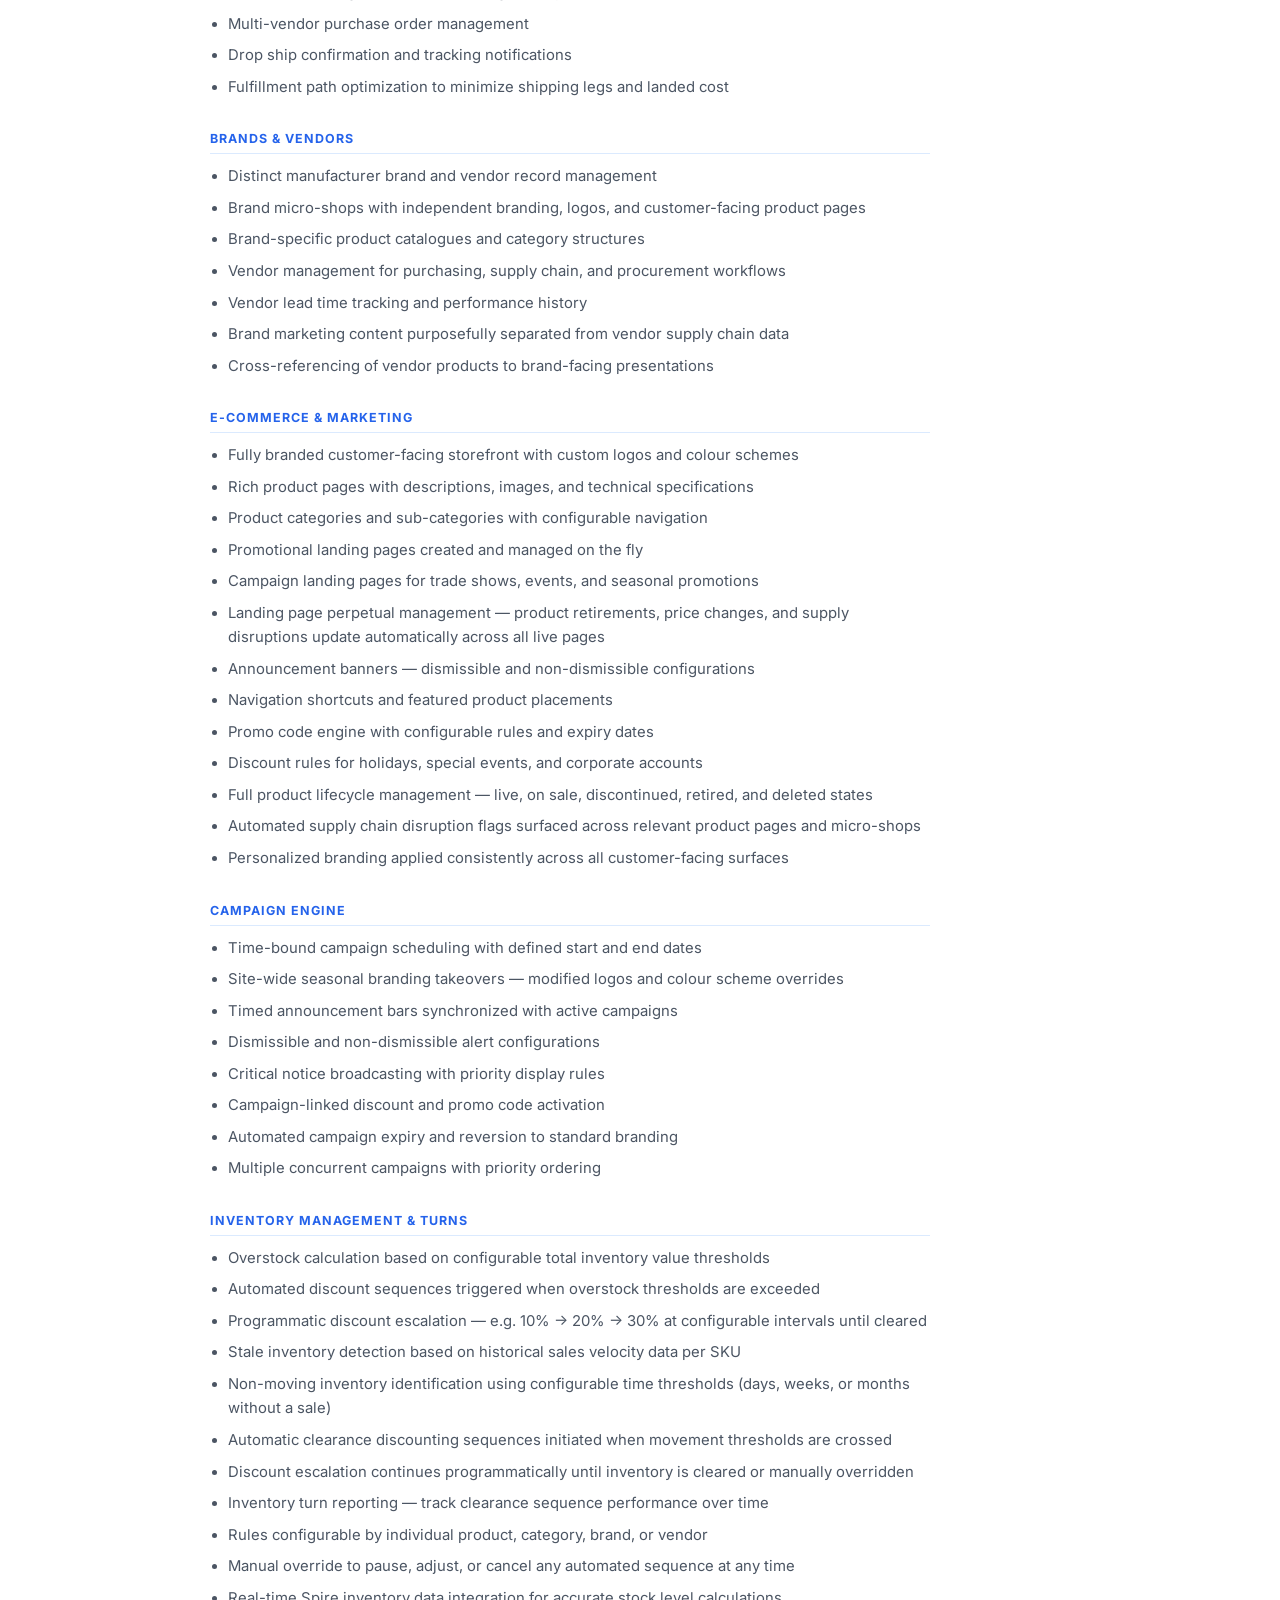
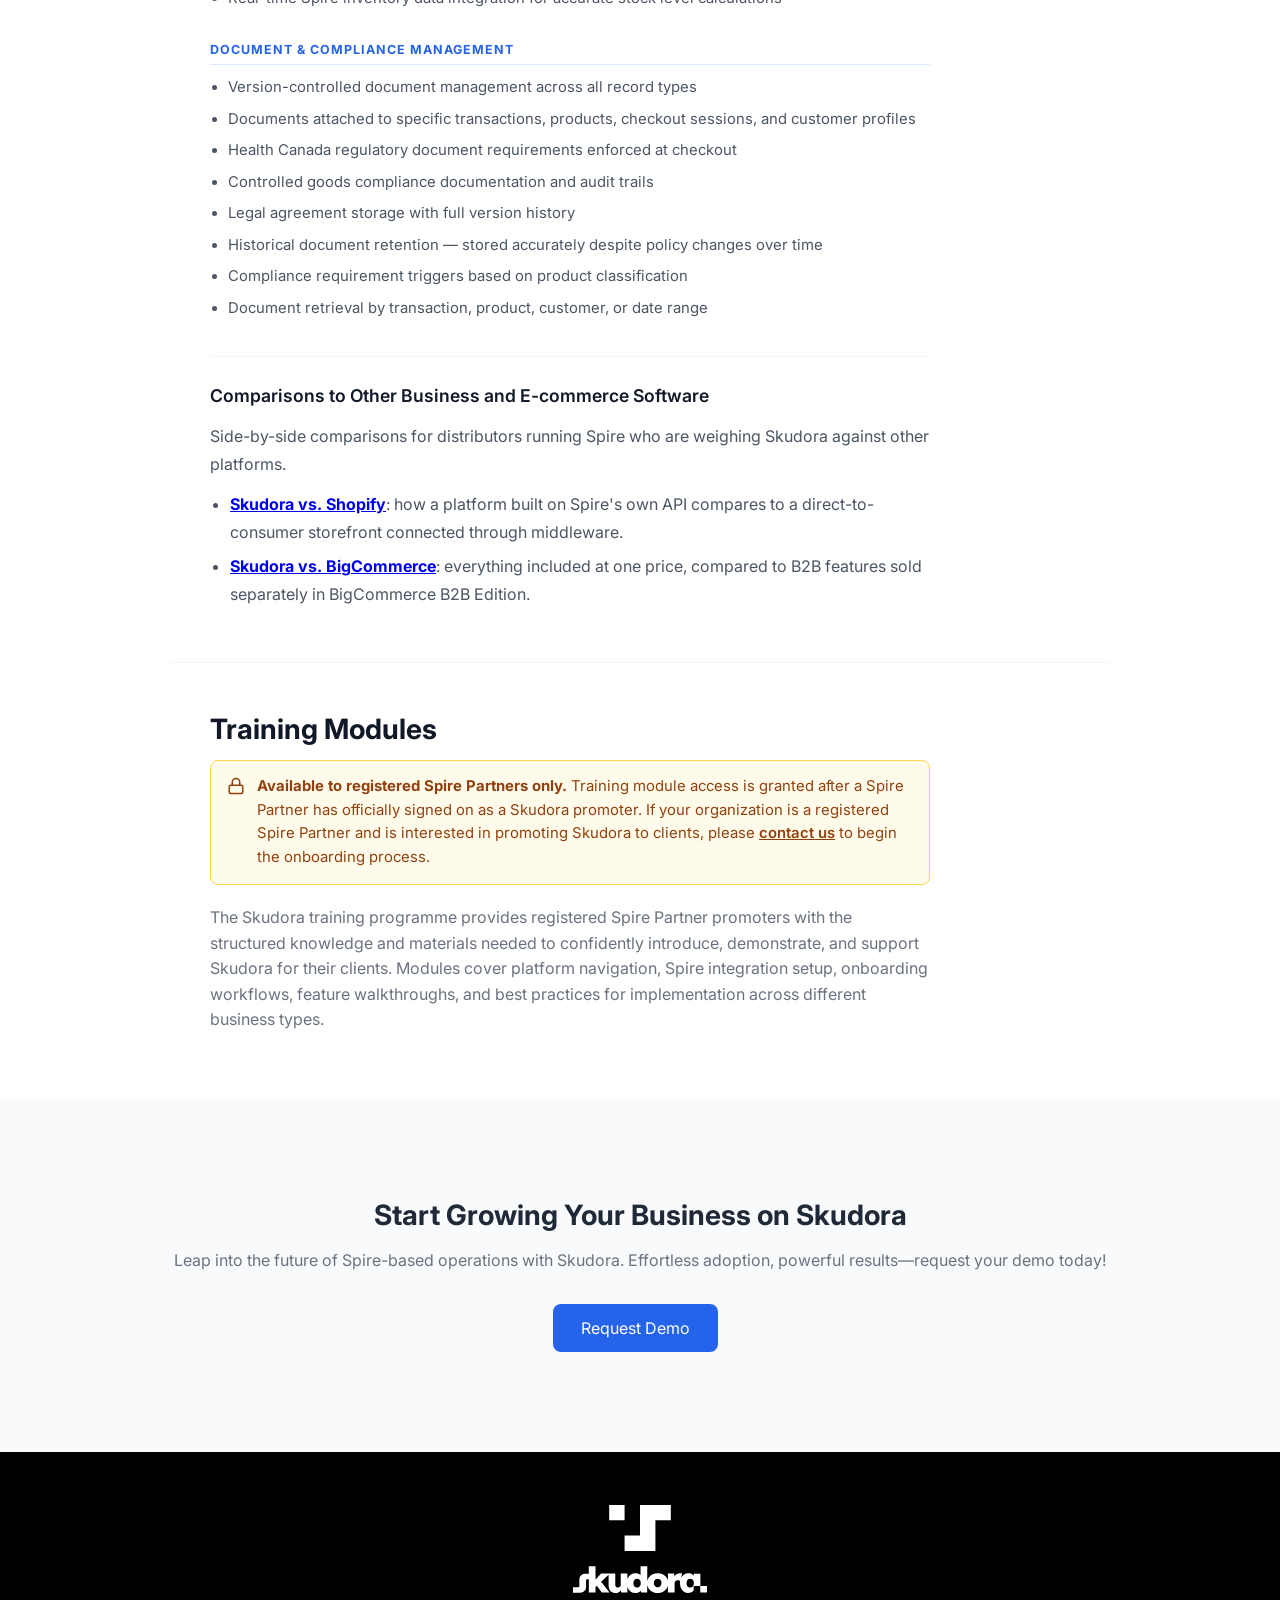
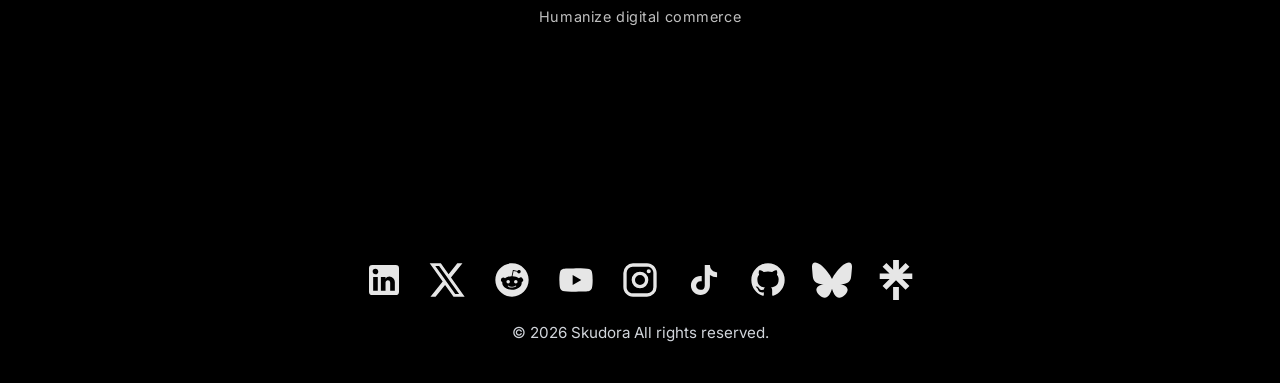
<file: resources.html>
<!DOCTYPE html>
<html lang="en">

<head>

<meta charset="UTF-8">
<meta name="viewport" content="width=device-width, initial-scale=1.0">

<title>Resources | Skudora</title>

<link rel="preconnect" href="https://fonts.googleapis.com">
<link rel="preconnect" href="https://fonts.gstatic.com" crossorigin>

<link href="https://fonts.googleapis.com/css2?family=Inter:wght@300;400;500;600;700&display=swap" rel="stylesheet">

<link rel="icon" type="image/png" href="/favicon.png">

<link rel="stylesheet" href="/css/styles.css">

</head>

<body>

<header class="navbar">
  <div class="nav-container">

    <div class="logo">
      <a href="index.html">
        <img src="/images/Skudora_Logo_Regular_Black.svg" alt="Skudora Logo" class="site-logo" aria-hidden="true" role="img">
      </a>
    </div>

    <nav class="nav-links">
      <a href="features.html">Features</a>
      <a href="pricing.html">Pricing</a>
      <a href="spire.html">Spire</a>
      <a href="resources.html" class="active">Resources</a>
    </nav>

    <a class="nav-cta" href="contact.html">Request Demo</a>

  </div>
</header>

<div class="page-content">

<section class="hero reveal">
  <div class="hero-content">
    <h1>Resources</h1>
    <p>Everything you need to get up and running with Skudora — guides, answers, and in-depth documentation all in one place.</p>
  </div>
</section>


<section class="resources-toc-section reveal">
  <div class="resources-toc-card">
    <p class="resources-toc-label">On this page</p>
    <div class="resources-toc-columns">

      <div class="resources-toc-group">
        <a href="#getting-started" class="toc-section-link">Getting Started</a>
        <div class="toc-subs">
          <a href="#overview" class="toc-sub-link">Overview</a>
        </div>
      </div>

      <div class="resources-toc-group">
        <a href="#integrations" class="toc-section-link">Integrations</a>
        <div class="toc-subs">
          <a href="#integrations-erp" class="toc-sub-link">ERP</a>
          <a href="#integrations-payments" class="toc-sub-link">Payments</a>
          <a href="#integrations-shipping" class="toc-sub-link">Shipping</a>
          <a href="#integrations-commerce" class="toc-sub-link">Commerce and Marketing</a>
          <a href="#integrations-sign-in" class="toc-sub-link">Sign-in</a>
        </div>
      </div>

      <div class="resources-toc-group">
        <a href="#common-questions" class="toc-section-link">Common Questions</a>
      </div>

      <div class="resources-toc-group">
        <a href="#knowledgebase" class="toc-section-link">Knowledgebase</a>
        <div class="toc-subs">
          <a href="#how-skudora-works-with-spire" class="toc-sub-link">How Skudora Works with Spire</a>
          <a href="#environment-requirements" class="toc-sub-link">Environment Requirements</a>
          <a href="#exhaustive-feature-listing" class="toc-sub-link">Exhaustive Feature Listing</a>
          <a href="#software-comparisons" class="toc-sub-link">Software Comparisons</a>
        </div>
      </div>

      <div class="resources-toc-group">
        <a href="#training-modules" class="toc-section-link">Training Modules</a>
      </div>

    </div>
  </div>
</section>


<section id="getting-started" class="resources-section reveal">
  <div class="resources-section-inner">
    <h2>Getting Started</h2>
    <p>New to Skudora? This section walks you through everything you need to go from sign-up to fully operational — no technical background required.</p>

    <div id="overview" class="resources-subsection">
      <h3>Overview</h3>
      <p>Skudora is a web-based platform built specifically for custom product and service businesses running on Spire. It brings customers, orders, workflows, and team communication into a single interface that works seamlessly alongside your existing Spire environment.</p>
      <p>Getting started involves four steps, typically completed by your Spire Partner in coordination with your team:</p>
      <ol>
        <li><strong>Spire data export</strong> — your Spire Partner exports the required tables from your Spire instance (customers, products, pricing, vendors, and related records). These are then imported into Skudora to seed your environment with your existing business data.</li>
        <li><strong>Spire connection</strong> — your Spire instance is connected to Skudora via the SIP API, enabling live bidirectional data sync going forward.</li>
        <li><strong>Third-party service integrations</strong> — each additional service your business uses is connected via its own API credentials, provided by you or your Spire Partner. This includes:
          <ul>
            <li><strong>Courier APIs</strong> — each supported carrier (Canada Post, UPS, FedEx, Purolator, and others) is connected individually using your business's own carrier account credentials. This enables live rate shopping, label generation, and shipment tracking directly inside Skudora.</li>
            <li><strong>Payment gateway</strong> — your payment provider is connected via API to enable online credit card acceptance at checkout and on invoices. Required only if customers will pay by card; not needed for businesses operating exclusively on invoice terms.</li>
            <li><strong>Google Merchant Centre</strong> — your product catalogue can be connected to Google Merchant Centre via API to enable product listing syndication and Shopping campaign eligibility.</li>
            <li><strong>Analytics and tracking</strong> — Google Analytics, Google Tag Manager, or other tracking codes can be applied to your Skudora storefront to measure traffic, conversion, and customer behaviour across your digital presence.</li>
          </ul>
        </li>
        <li><strong>Team account configuration</strong> — your team accounts are created and role permissions are configured to match how your organization operates.</li>
        <li><strong>Branding and portal setup</strong> — your customer-facing portal is customized with your logo, colours, and any initial catalogue or navigation structure.</li>
      </ol>
      <p>Most businesses are fully operational within a single business day once the Spire data export is ready and third-party API credentials are on hand.</p>
    </div>
  </div>
</section>


<section id="integrations" class="resources-section reveal">
  <div class="resources-section-inner">
    <h2>Integrations</h2>
    <p>Skudora connects directly to the services below through their official APIs, using your own account credentials.</p>

    <div id="integrations-erp" class="feature-listing-category">
      <h4>ERP</h4>
      <ul>
        <li><strong>Spire</strong>: Skudora is an Official Spire Integration Partner (SIP), with live two-way sync of customers, orders, quotes, purchase orders, inventory and vendors.</li>
      </ul>
    </div>

    <div id="integrations-payments" class="feature-listing-category">
      <h4>Payments</h4>
      <ul>
        <li><strong>Worldline</strong> (formerly Bambora): online card payments at checkout and on invoices.</li>
        <li><strong>TD Online Mart</strong>: TD's online payment gateway, for businesses with a TD merchant account.</li>
        <li><strong>Shift4</strong>: online card payments at checkout and on invoices.</li>
        <li><strong>KORT Payments</strong> (formerly Payfirma): online card payments at checkout and on invoices.</li>
      </ul>
    </div>

    <div id="integrations-shipping" class="feature-listing-category">
      <h4>Shipping</h4>
      <ul>
        <li><strong>Canada Post, UPS, FedEx and Purolator</strong>: live rates, label creation and tracking, using your own carrier accounts.</li>
      </ul>
    </div>

    <div id="integrations-commerce" class="feature-listing-category">
      <h4>Commerce and marketing</h4>
      <ul>
        <li><strong>Google Merchant Center</strong>: prices, promotions and inventory levels update in Google in real time through its API, instead of the delayed, cached data many systems rely on.</li>
        <li><strong>Wayvia Commerce Connector</strong> (formerly PriceSpider): when a manufacturer you carry offers a Wayvia "where to buy" button, your store is listed there so their shoppers can find you.</li>
        <li><strong>Google Analytics and Google Tag Manager</strong>: measure traffic and conversions on your Skudora storefront.</li>
      </ul>
    </div>

    <div id="integrations-sign-in" class="feature-listing-category">
      <h4>Sign-in</h4>
      <ul>
        <li><strong>Sign in with Google</strong>: anyone with a Google account can log in with it. Admins set each person's role inside Skudora.</li>
      </ul>
    </div>

  </div>
</section>


<section id="common-questions" class="resources-section reveal">
  <div class="resources-section-inner">
    <h2>Common Questions</h2>

    <div class="faq-list">

      <div class="faq-item">
        <h3>Do I need to change how I use Spire?</h3>
        <p>No. Skudora connects to Spire as an integration layer — your team continues working in Spire exactly as before. Skudora adds a customer-facing and workflow layer on top without disrupting your existing processes.</p>
      </div>

      <div class="faq-item">
        <h3>Is there a limit to how many customers or users I can add?</h3>
        <p>No. Your Skudora subscription includes unlimited team accounts and unlimited customer accounts. There are no per-seat fees.</p>
      </div>

      <div class="faq-item">
        <h3>How is billing handled?</h3>
        <p>For current pricing and billing details, visit the <a href="pricing.html">Pricing page</a> — it is always kept up to date.</p>
      </div>

      <div class="faq-item">
        <h3>Does Skudora support EDI integration?</h3>
        <p>Not currently. Skudora does not offer EDI (Electronic Data Interchange) integration at this time. Skudora's integration model is built around real-time API connectivity — with Spire, carriers, payment gateways, and other services — rather than the batch-based document exchange that EDI relies on. If EDI is a requirement for your business, we recommend discussing your specific needs with your Spire Partner. EDI capabilities may be considered for a future roadmap depending on demand.</p>
      </div>

      <div class="faq-item">
        <h3>What happens to my data if I cancel?</h3>
        <p>Your Spire data always remains in Spire — Skudora never holds your records hostage. Upon cancellation your Skudora environment is deactivated and you can request an export of any Skudora-specific data at any time.</p>
      </div>

      <div class="faq-item">
        <h3>Is Skudora available on mobile?</h3>
        <p>Yes. The full Skudora platform is responsive and runs in any modern browser on desktop, tablet, or mobile. In addition, <strong>Skudora Fulfill</strong> is a dedicated mobile app built exclusively for fulfillment, warehouse, and shipping personnel — and it is available today, included in your subscription at no additional cost.</p>
        <p>Skudora Fulfill is a Progressive Web App (PWA). On both iOS and Android, it can be saved directly to your home screen and behaves exactly like a native app — its own icon, full-screen experience, and full access to device hardware. No app store, no installation file. Any internet-enabled device with a browser can run it.</p>
        <p>Skudora Fulfill handles the complete post-order fulfillment workflow, including:</p>
        <ul>
          <li>Creating and configuring packages with dimensional weight and quantities</li>
          <li>Shopping live carrier rates across supported couriers</li>
          <li>Selecting and booking shipments</li>
          <li>Enforcing signature or ID verification requirements per shipment</li>
          <li>Managing multiple shipments and partial shipments within a single order</li>
          <li>Tracking all shipments in real time, including post-dispatch delivery monitoring</li>
          <li>Charging clients and running invoices at point of fulfillment</li>
        </ul>
        <p>Skudora Fulfill is actively developed with new capabilities added on an ongoing basis. Additional specialized apps for other roles are in development and will be announced as they become available.</p>
      </div>

    </div>
  </div>
</section>


<section id="knowledgebase" class="resources-section reveal">
  <div class="resources-section-inner">
    <h2>Knowledgebase</h2>
    <p>Detailed technical and operational documentation for teams that want to go deeper.</p>

    <div id="how-skudora-works-with-spire" class="resources-subsection">
      <h3>How Skudora Works with Spire</h3>
      <p>Skudora connects to your Spire environment via the Spire Integration Partner (SIP) API. This connection allows Skudora to read and write data across customers, sales orders, purchase orders, quotes, inventory, and vendor records — all in real time.</p>
      <p>Data flows bidirectionally: actions taken in Skudora (such as a customer approving a quote) are reflected immediately in Spire, and changes made in Spire (such as updating an order status) surface in Skudora automatically. No manual imports or exports are required.</p>
    </div>

    <div id="environment-requirements" class="resources-subsection">
      <h3>Environment Requirements</h3>
      <p>To connect Skudora to your Spire environment you will need the following:</p>

      <ul>
        <li><strong>Spire (latest version)</strong> — Skudora is built against the current release of Spire and is kept up to date alongside it.</li>
        <li><strong>On-premise Spire with a static IP address</strong> — your Spire server must be reachable from the internet via a static IP so Skudora can maintain a stable, persistent connection. If a static IP is not available, contact us to discuss connectivity options.</li>
        <li><strong>Spire Cloud</strong> — as an alternative to on-premise, Spire Cloud is fully supported. Your Skudora account is provisioned directly against your Spire Cloud instance with no additional network configuration required.</li>
        <li><strong>A registered Spire Partner (Spire Assurance)</strong> — Skudora can only be purchased and implemented in conjunction with a registered Spire Partner. If you do not already have a Spire Partner supporting your business, one must be established before onboarding. Your Spire Partner handles your Spire licence, support, and implementation — Skudora works alongside them as a Spire Integration Partner (SIP), meaning Skudora is the product that integrates with Spire, while your Spire Partner is the human relationship that supports your Spire environment.</li>
        <li><strong>A payment gateway or payments provider (optional)</strong> — required only if you wish to accept credit card payments through Skudora. Businesses whose customers are exclusively on net-30 or other invoice terms do not need a payment provider. If any customers will shop and pay by card at checkout, a supported payment gateway must be established prior to go-live.</li>
        <li><strong>A modern web browser</strong> — Chrome, Edge, Firefox, or Safari (current version or one version prior). No software installation is required on any client machine. Skudora runs entirely in the browser.</li>
      </ul>
    </div>

    <div id="exhaustive-feature-listing" class="resources-subsection">
      <h3>Exhaustive Feature Listing</h3>
      <p>Every capability included in the Skudora for Spire subscription, organized by area.</p>

      <div class="feature-listing-category">
        <h4>AI &amp; Intelligence</h4>
        <ul>
          <li>Semantic search across products, orders, customer history, and team interactions</li>
          <li>Synonym and intent matching — no exact-text requirement for relevant results</li>
          <li>AI-assisted product description and customer-facing content generation</li>
          <li>AI-amplified catalogue management for large and complex SKU sets</li>
          <li>Automated language tone and professionalism controls across customer communications</li>
          <li>Context-aware AI suggestions during quote and order workflows</li>
          <li>Full-text search across historical customer interactions and activity feeds</li>
          <li>Institutional knowledge indexing — breaks information out of email inboxes into shared, searchable organizational memory</li>
        </ul>
      </div>

      <div class="feature-listing-category">
        <h4>Team Collaboration</h4>
        <ul>
          <li>Unlimited team accounts with role-based access controls</li>
          <li>Team notes visible in context on every work surface — orders, quotes, customer profiles, and assets</li>
          <li>Internal conversation threads tied to specific records</li>
          <li>Real-time activity feed showing all team actions across the platform</li>
          <li>Topical inquiry streams for structured team discussions</li>
          <li>Pinned items for quick access to priority records</li>
          <li>In-app notifications and reminders for assigned tasks and deadlines</li>
          <li>External customer conversations logged and visible to the entire team</li>
          <li>Cross-team visibility — anyone can step into any active work with full context</li>
        </ul>
      </div>

      <div class="feature-listing-category">
        <h4>Payments &amp; Cash Flow</h4>
        <ul>
          <li>Online payment acceptance integrated at checkout and on invoices</li>
          <li>Multiple payment gateway support</li>
          <li>Live and manual transaction recording</li>
          <li>Customer-specific payment terms configuration</li>
          <li>Real-time outstanding balance tracking per customer</li>
          <li>Automated payment reminder sequences with configurable timing and escalation</li>
          <li>Intelligent overdue notifications for accounting and leadership</li>
          <li>Cash flow dashboards for real-time financial visibility</li>
          <li>Full transaction history stored against each customer profile</li>
        </ul>
      </div>

      <div class="feature-listing-category">
        <h4>Service Forms &amp; Asset Management</h4>
        <ul>
          <li>Unlimited configurable service intake forms</li>
          <li>Repeat customer data pre-population to reduce intake friction</li>
          <li>Asset submission and registration at intake</li>
          <li>Asset show pages with full service and inspection history</li>
          <li>Scheduled reminders for inspection, calibration, testing, cleaning, and repair cycles</li>
          <li>Asset tracking by serial number, customer, and service schedule</li>
          <li>Full asset lifecycle management from intake through retirement</li>
          <li>Asset-specific document storage — manuals, certificates, and service records</li>
        </ul>
      </div>

      <div class="feature-listing-category">
        <h4>Shipping &amp; Carrier Integration</h4>
        <ul>
          <li>Native integration with Canada Post and major international carriers</li>
          <li>Multi-carrier rate comparison and live shipping calculator</li>
          <li>Configurable delivery methods for oversized, heavy, dangerous, or high-value goods</li>
          <li>Shipment creation and manifest generation</li>
          <li>End-to-end shipment tracking inside the platform</li>
          <li>Carrier-specific label generation</li>
          <li>Drop ship routing logic using vendor location, product attributes, and customer address</li>
          <li>Delivery rule automation based on product type, weight, dimensions, and regulatory classification</li>
        </ul>
      </div>

      <div class="feature-listing-category">
        <h4>Customer Management</h4>
        <ul>
          <li>Unlimited customer accounts with complete profile management</li>
          <li>Contractual obligations stored per customer and enforced at checkout</li>
          <li>Approved terms and pricing agreements per account</li>
          <li>Compliance document requirements attached to customer profiles</li>
          <li>Full interaction history — every order, quote, conversation, and transaction</li>
          <li>Customer-specific payment terms and credit arrangements</li>
          <li>Purchase history and reorder intelligence</li>
          <li>Self-serve customer portal for order status, quotes, and documents</li>
          <li>Quote creation, checkout from quote, and self-serve checkout flows</li>
        </ul>
      </div>

      <div class="feature-listing-category">
        <h4>Purchase Orders &amp; Drop Ship</h4>
        <ul>
          <li>Purchase order creation synced directly with Spire</li>
          <li>Drop ship logic routing orders to the most efficient fulfillment origin</li>
          <li>Vendor attribute matching against product data and customer location for optimal routing</li>
          <li>PO status tracking from creation through receipt</li>
          <li>Multi-vendor purchase order management</li>
          <li>Drop ship confirmation and tracking notifications</li>
          <li>Fulfillment path optimization to minimize shipping legs and landed cost</li>
        </ul>
      </div>

      <div class="feature-listing-category">
        <h4>Brands &amp; Vendors</h4>
        <ul>
          <li>Distinct manufacturer brand and vendor record management</li>
          <li>Brand micro-shops with independent branding, logos, and customer-facing product pages</li>
          <li>Brand-specific product catalogues and category structures</li>
          <li>Vendor management for purchasing, supply chain, and procurement workflows</li>
          <li>Vendor lead time tracking and performance history</li>
          <li>Brand marketing content purposefully separated from vendor supply chain data</li>
          <li>Cross-referencing of vendor products to brand-facing presentations</li>
        </ul>
      </div>

      <div class="feature-listing-category">
        <h4>E-Commerce &amp; Marketing</h4>
        <ul>
          <li>Fully branded customer-facing storefront with custom logos and colour schemes</li>
          <li>Rich product pages with descriptions, images, and technical specifications</li>
          <li>Product categories and sub-categories with configurable navigation</li>
          <li>Promotional landing pages created and managed on the fly</li>
          <li>Campaign landing pages for trade shows, events, and seasonal promotions</li>
          <li>Landing page perpetual management — product retirements, price changes, and supply disruptions update automatically across all live pages</li>
          <li>Announcement banners — dismissible and non-dismissible configurations</li>
          <li>Navigation shortcuts and featured product placements</li>
          <li>Promo code engine with configurable rules and expiry dates</li>
          <li>Discount rules for holidays, special events, and corporate accounts</li>
          <li>Full product lifecycle management — live, on sale, discontinued, retired, and deleted states</li>
          <li>Automated supply chain disruption flags surfaced across relevant product pages and micro-shops</li>
          <li>Personalized branding applied consistently across all customer-facing surfaces</li>
        </ul>
      </div>

      <div class="feature-listing-category">
        <h4>Campaign Engine</h4>
        <ul>
          <li>Time-bound campaign scheduling with defined start and end dates</li>
          <li>Site-wide seasonal branding takeovers — modified logos and colour scheme overrides</li>
          <li>Timed announcement bars synchronized with active campaigns</li>
          <li>Dismissible and non-dismissible alert configurations</li>
          <li>Critical notice broadcasting with priority display rules</li>
          <li>Campaign-linked discount and promo code activation</li>
          <li>Automated campaign expiry and reversion to standard branding</li>
          <li>Multiple concurrent campaigns with priority ordering</li>
        </ul>
      </div>

      <div class="feature-listing-category">
        <h4>Inventory Management &amp; Turns</h4>
        <ul>
          <li>Overstock calculation based on configurable total inventory value thresholds</li>
          <li>Automated discount sequences triggered when overstock thresholds are exceeded</li>
          <li>Programmatic discount escalation — e.g. 10% → 20% → 30% at configurable intervals until cleared</li>
          <li>Stale inventory detection based on historical sales velocity data per SKU</li>
          <li>Non-moving inventory identification using configurable time thresholds (days, weeks, or months without a sale)</li>
          <li>Automatic clearance discounting sequences initiated when movement thresholds are crossed</li>
          <li>Discount escalation continues programmatically until inventory is cleared or manually overridden</li>
          <li>Inventory turn reporting — track clearance sequence performance over time</li>
          <li>Rules configurable by individual product, category, brand, or vendor</li>
          <li>Manual override to pause, adjust, or cancel any automated sequence at any time</li>
          <li>Real-time Spire inventory data integration for accurate stock level calculations</li>
        </ul>
      </div>

      <div class="feature-listing-category">
        <h4>Document &amp; Compliance Management</h4>
        <ul>
          <li>Version-controlled document management across all record types</li>
          <li>Documents attached to specific transactions, products, checkout sessions, and customer profiles</li>
          <li>Health Canada regulatory document requirements enforced at checkout</li>
          <li>Controlled goods compliance documentation and audit trails</li>
          <li>Legal agreement storage with full version history</li>
          <li>Historical document retention — stored accurately despite policy changes over time</li>
          <li>Compliance requirement triggers based on product classification</li>
          <li>Document retrieval by transaction, product, customer, or date range</li>
        </ul>
      </div>

    </div>

    <div id="software-comparisons" class="resources-subsection">
      <h3>Comparisons to Other Business and E-commerce Software</h3>
      <p>Side-by-side comparisons for distributors running Spire who are weighing Skudora against other platforms.</p>
      <ul>
        <li><a href="vs/shopify.html"><strong>Skudora vs. Shopify</strong></a>: how a platform built on Spire's own API compares to a direct-to-consumer storefront connected through middleware.</li>
        <li><a href="vs/bigcommerce.html"><strong>Skudora vs. BigCommerce</strong></a>: everything included at one price, compared to B2B features sold separately in BigCommerce B2B Edition.</li>
      </ul>
    </div>

  </div>
</section>


<section id="training-modules" class="resources-section reveal">
  <div class="resources-section-inner">
    <h2>Training Modules</h2>

    <div class="training-restricted-notice">
      <svg xmlns="http://www.w3.org/2000/svg" width="18" height="18" fill="none" stroke="currentColor" stroke-width="2" stroke-linecap="round" stroke-linejoin="round" viewBox="0 0 24 24" style="flex-shrink:0;margin-top:2px;"><rect width="18" height="11" x="3" y="11" rx="2" ry="2"/><path d="M7 11V7a5 5 0 0 1 10 0v4"/></svg>
      <p><strong>Available to registered Spire Partners only.</strong> Training module access is granted after a Spire Partner has officially signed on as a Skudora promoter. If your organization is a registered Spire Partner and is interested in promoting Skudora to clients, please <a href="contact.html">contact us</a> to begin the onboarding process.</p>
    </div>

    <p>The Skudora training programme provides registered Spire Partner promoters with the structured knowledge and materials needed to confidently introduce, demonstrate, and support Skudora for their clients. Modules cover platform navigation, Spire integration setup, onboarding workflows, feature walkthroughs, and best practices for implementation across different business types.</p>

  </div>
</section>


<section class="cta-section reveal">

<h2>Start Growing Your Business on Skudora</h2>

<p>Leap into the future of Spire-based operations with Skudora. Effortless adoption, powerful results—request your demo today!</p>

<a class="primary-btn" href="contact.html">Request Demo</a>

</section>


<footer>

<img src="/images/Skudora_Logo_Stacked_White.svg" alt="Skudora white stacked logo" class="footer-logo" aria-hidden="true" role="img" />

<p class="footer-tagline">Humanize digital commerce</p>

<div class="footer-social-links">
  <a href="https://www.linkedin.com/company/skudora" target="_blank" rel="noopener noreferrer" aria-label="LinkedIn">
    <img src="/images/linkedin_light_for_dark_background.svg" alt="LinkedIn" />
  </a>
  <a href="https://x.com/skudora" target="_blank" rel="noopener noreferrer" aria-label="X">
    <img src="/images/x_light_for_dark_background.svg" alt="X" />
  </a>
  <a href="https://reddit.com/r/skudora" target="_blank" rel="noopener noreferrer" aria-label="Reddit">
    <img src="/images/reddit_light_for_dark_background.svg" alt="Reddit" />
  </a>
  <a href="https://www.youtube.com/@skudora" target="_blank" rel="noopener noreferrer" aria-label="YouTube">
    <img src="/images/youtube_light_for_dark_background.svg" alt="YouTube" />
  </a>
  <a href="https://instagram.com/skudora_hq" target="_blank" rel="noopener noreferrer" aria-label="Instagram">
    <img src="/images/instagram_light_for_dark_background.svg" alt="Instagram" />
  </a>
  <a href="https://www.tiktok.com/@skudora" target="_blank" rel="noopener noreferrer" aria-label="TikTok">
    <img src="/images/tiktok_light_for_dark_background.svg" alt="TikTok" />
  </a>
  <a href="https://github.com/skudora" target="_blank" rel="noopener noreferrer" aria-label="GitHub">
    <img src="/images/github_light_for_dark_background.svg" alt="GitHub" />
  </a>
  <a href="https://bsky.app/profile/skudora.bsky.social" target="_blank" rel="noopener noreferrer" aria-label="Bluesky">
    <img src="/images/bluesky_light_for_dark_background.svg" alt="Bluesky" />
  </a>
  <a href="https://linktr.ee/skudora" target="_blank" rel="noopener noreferrer" aria-label="Linktree">
    <img src="/images/linktree_light_for_dark_background.svg" alt="Linktree" />
  </a>
</div>

<p class="footer-copyright">© 2026 Skudora All rights reserved.</p>

</footer>


<script>
/* PAGE FADE */
document.addEventListener("DOMContentLoaded", function() {
    var pc = document.querySelector(".page-content");
    if (!pc) return;

    // Fade in on load
    pc.style.opacity = "0";
    pc.style.transform = "translateY(10px)";
    pc.style.transition = "opacity 0.35s ease, transform 0.35s ease";
    requestAnimationFrame(function() {
        requestAnimationFrame(function() {
            pc.style.opacity = "1";
            pc.style.transform = "translateY(0)";
        });
    });

    // Fade out on internal link clicks
    document.querySelectorAll("a").forEach(function(link) {
        if (
            link.hostname === window.location.hostname &&
            !link.hasAttribute("target") &&
            !link.href.includes("#")
        ) {
            link.addEventListener("click", function(e) {
                e.preventDefault();
                var href = this.href;
                pc.style.opacity = "0";
                setTimeout(function() { window.location = href; }, 300);
            });
        }
    });
});

/* SCROLL REVEAL */
const reveals = document.querySelectorAll(".reveal");

const observer = new IntersectionObserver((entries) => {
    entries.forEach(entry => {
        if (entry.isIntersecting) {
            entry.target.classList.add("active");
        }
    });
}, {
    threshold: 0.1
});

reveals.forEach(el => observer.observe(el));

window.addEventListener("pageshow", function(e) {
    if (e.persisted) {
        var pc = document.querySelector(".page-content");
        if (pc) { pc.style.opacity = "1"; pc.style.transform = "translateY(0)"; }
    }
});
</script>

</div><!-- /.page-content -->

</body>
</html>
</file>
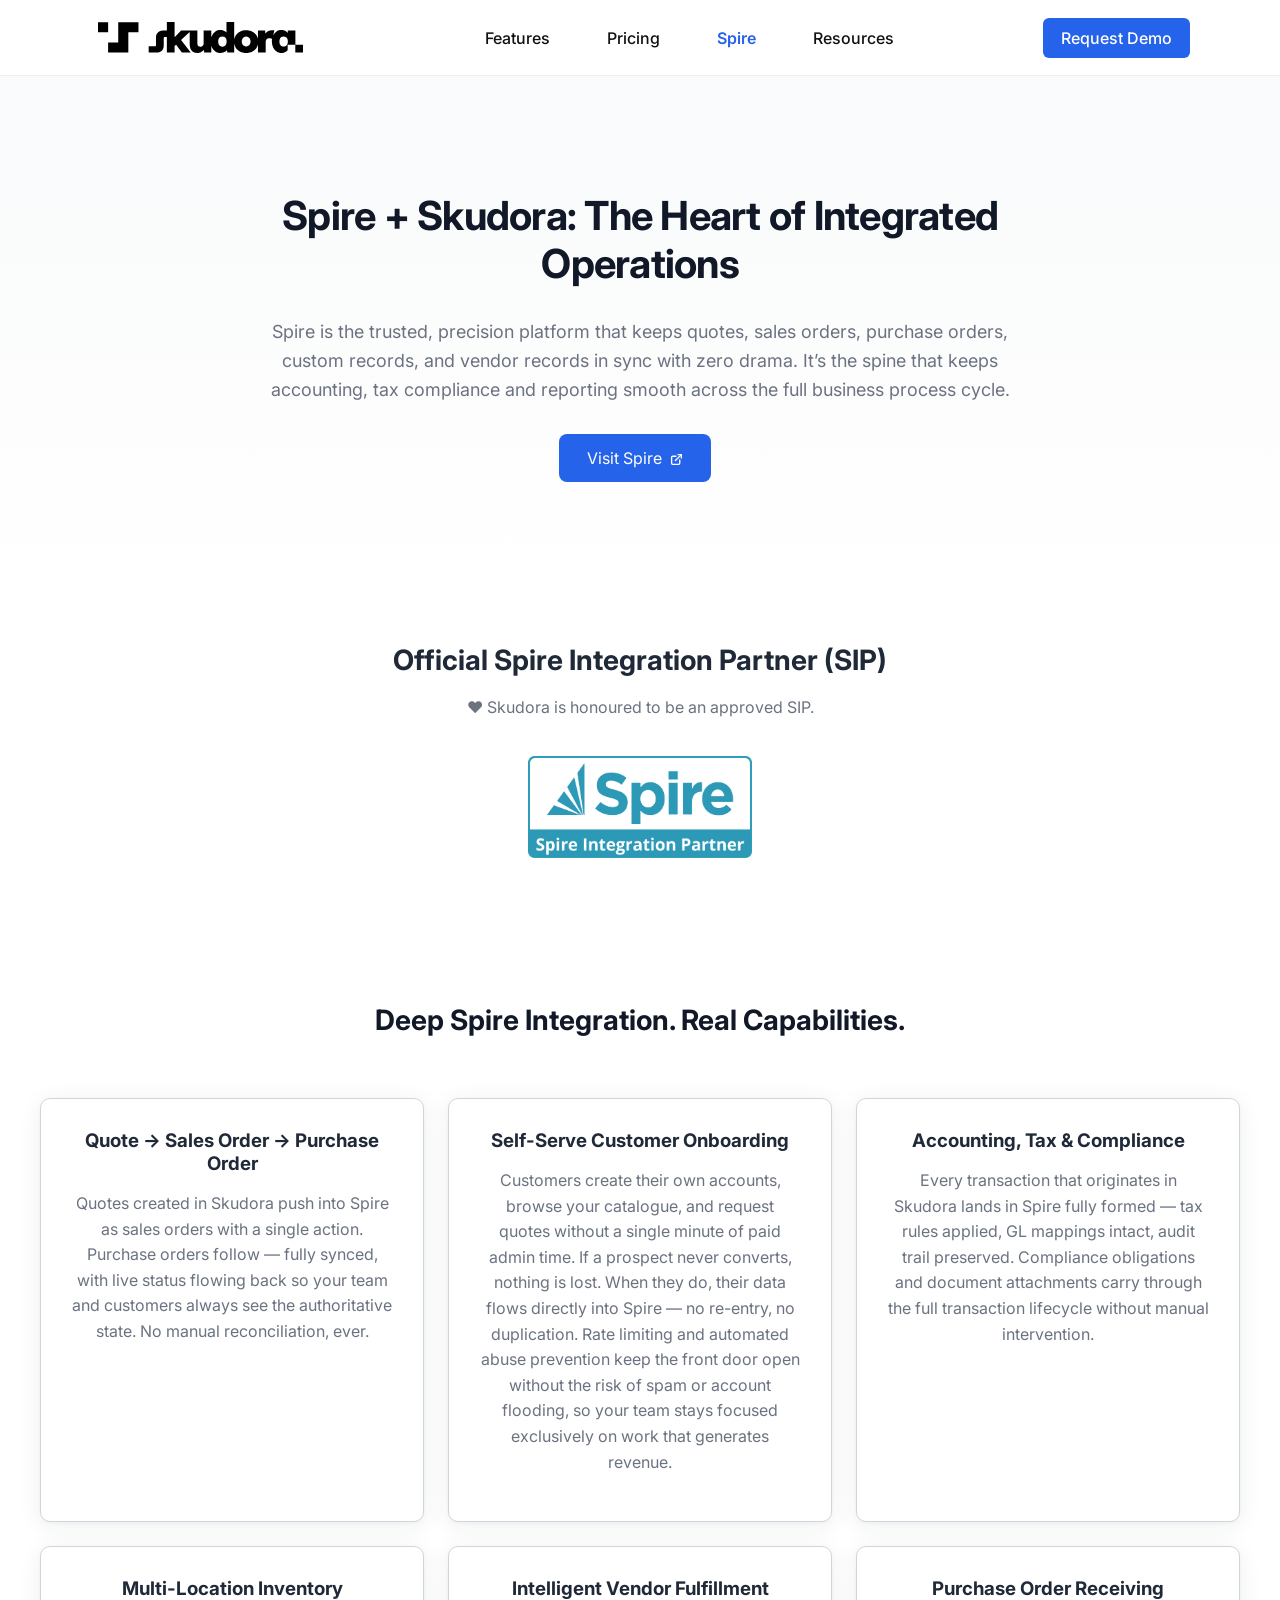
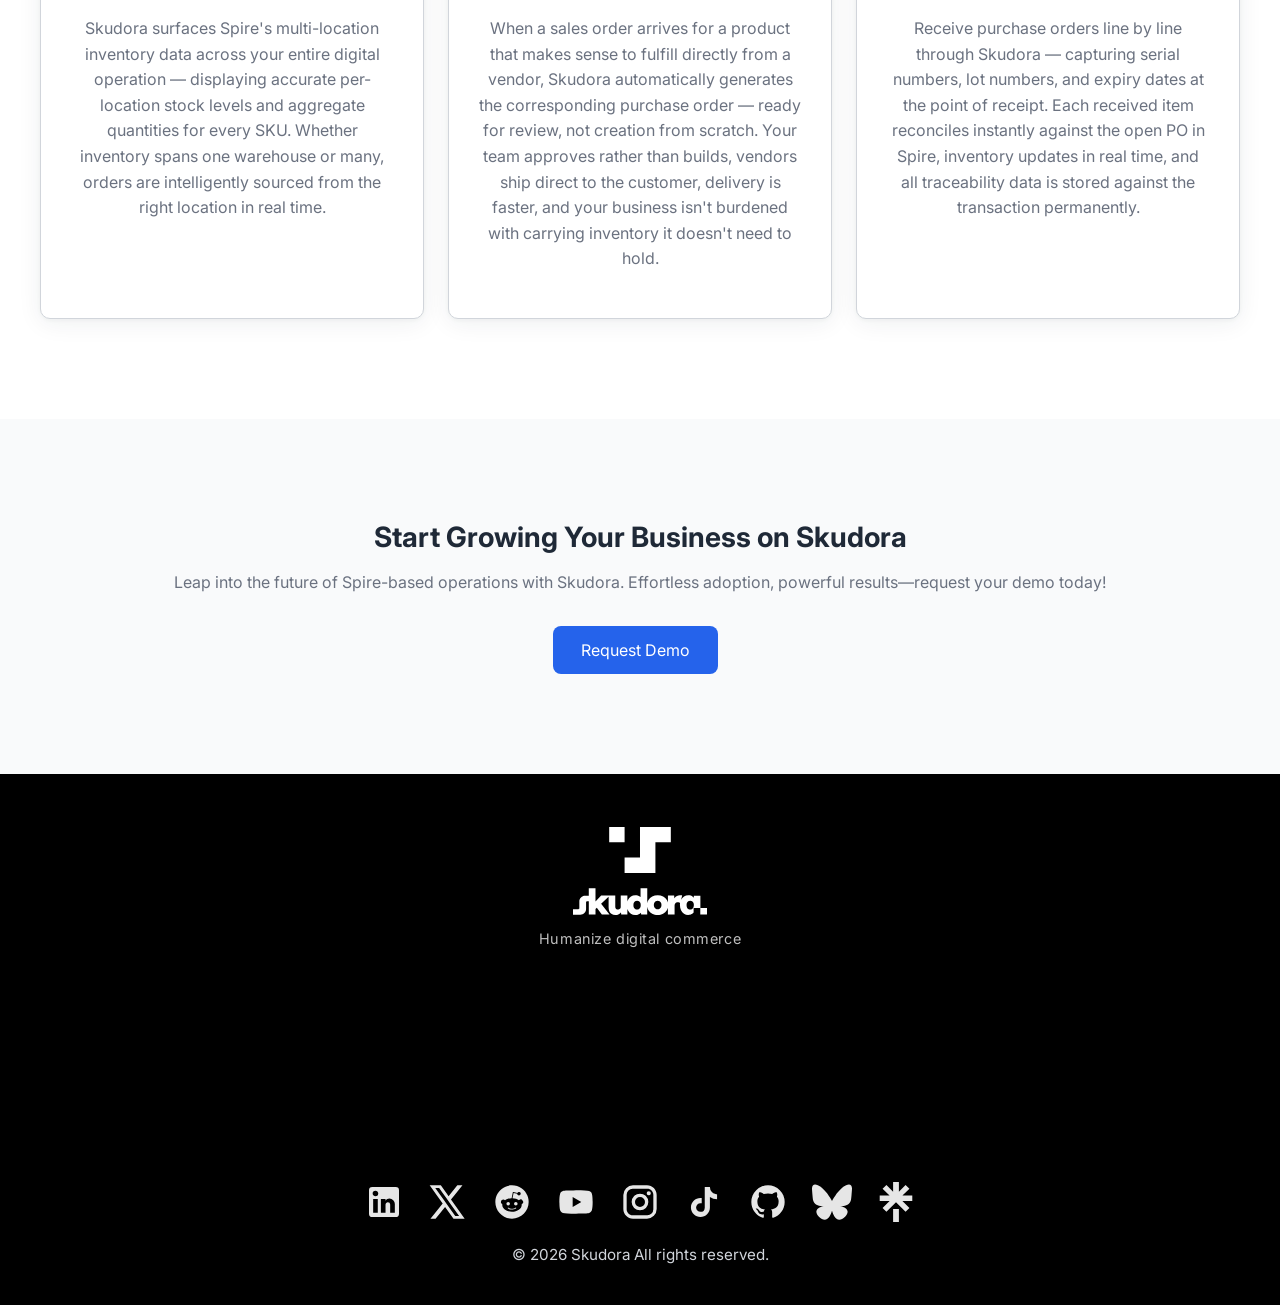
<file: spire.html>
<!DOCTYPE html>
<html lang="en">

<head>

<meta charset="UTF-8">
<meta name="viewport" content="width=device-width, initial-scale=1.0">

<title>Spire Integration | Skudora</title>
<meta name="description" content="Skudora + Spire API integration: quotes, sales orders, purchase orders, custom records, vendor records, tax compliance, accounting, reporting and live operational workflow sync.">
<meta name="keywords" content="Spire, Skudora, Spire partner, SIP integration, API sync, quotes, sales orders, purchase orders, custom records, vendor records, tax compliance, reporting">

<meta property="og:title" content="Spire Integration | Skudora">
<meta property="og:description" content="Unified Spire + Skudora workflow integration with quotes, orders, records, compliance, and reporting.">
<meta property="og:image" content="images/spire-partner-badge.png">
<meta property="og:type" content="website">
<meta property="og:url" content="https://skudora.com/spire.html">

<link rel="preconnect" href="https://fonts.googleapis.com">
<link rel="preconnect" href="https://fonts.gstatic.com" crossorigin>

<link href="https://fonts.googleapis.com/css2?family=Inter:wght@300;400;500;600;700&display=swap" rel="stylesheet">

<link rel="stylesheet" href="/css/styles.css">

<link rel="icon" type="image/png" href="/favicon.png">

</head>


<body>

<header class="navbar">
  <div class="nav-container">

    <div class="logo">
      <a href="index.html">
        <img src="/images/Skudora_Logo_Regular_Black.svg" alt="Skudora Logo" class="site-logo" aria-hidden="true" role="img">
      </a>
    </div>

    <nav class="nav-links">
      <a href="features.html">Features</a>
      <a href="pricing.html">Pricing</a>
      <a href="spire.html" class="active">Spire</a>
      <a href="resources.html">Resources</a>
    </nav>

    <a class="nav-cta" href="contact.html">Request Demo</a>

  </div>
</header>

<div class="page-content">

<section class="hero reveal">

<div class="hero-content">

<h1>Spire + Skudora: The Heart of Integrated Operations</h1>

<p style="margin: 30px 0;">Spire is the trusted, precision platform that keeps quotes, sales orders, purchase orders, custom records, and vendor records in sync with zero drama. It’s the spine that keeps accounting, tax compliance and reporting smooth across the full business process cycle.</p>

<a class="primary-btn" href="https://www.spiresystems.com/" target="_blank" rel="noopener noreferrer">Visit Spire <svg xmlns="http://www.w3.org/2000/svg" width="13" height="13" viewBox="0 0 24 24" fill="none" stroke="currentColor" stroke-width="2.5" stroke-linecap="round" stroke-linejoin="round" style="display:inline-block;vertical-align:middle;margin-left:4px;margin-bottom:1px;"><path d="M18 13v6a2 2 0 0 1-2 2H5a2 2 0 0 1-2-2V8a2 2 0 0 1 2-2h6"/><polyline points="15 3 21 3 21 9"/><line x1="10" y1="14" x2="21" y2="3"/></svg></a>
</div>

</section>

<section class="partner reveal" style="text-align:center;margin:40px 0;">
  <h2>Official Spire Integration Partner (SIP)</h2>
  <p>❤️ Skudora is honoured to be an approved SIP.</p>
  <img src="/images/spire-partner-badge.png" alt="Skudora is an official Spire partner" style="max-width:224px;width:100%;height:auto;margin-top:20px;" />
</section>

<section class="features reveal">

<h2>Deep Spire Integration. Real Capabilities.</h2>

<div class="feature-grid">
  <div class="feature-card">
    <h3>Quote → Sales Order → Purchase Order</h3>
    <p>Quotes created in Skudora push into Spire as sales orders with a single action. Purchase orders follow — fully synced, with live status flowing back so your team and customers always see the authoritative state. No manual reconciliation, ever.</p>
  </div>
  <div class="feature-card">
    <h3>Self-Serve Customer Onboarding</h3>
    <p>Customers create their own accounts, browse your catalogue, and request quotes without a single minute of paid admin time. If a prospect never converts, nothing is lost. When they do, their data flows directly into Spire — no re-entry, no duplication. Rate limiting and automated abuse prevention keep the front door open without the risk of spam or account flooding, so your team stays focused exclusively on work that generates revenue.</p>
  </div>
  <div class="feature-card">
    <h3>Accounting, Tax &amp; Compliance</h3>
    <p>Every transaction that originates in Skudora lands in Spire fully formed — tax rules applied, GL mappings intact, audit trail preserved. Compliance obligations and document attachments carry through the full transaction lifecycle without manual intervention.</p>
  </div>
  <div class="feature-card">
    <h3>Multi-Location Inventory</h3>
    <p>Skudora surfaces Spire's multi-location inventory data across your entire digital operation — displaying accurate per-location stock levels and aggregate quantities for every SKU. Whether inventory spans one warehouse or many, orders are intelligently sourced from the right location in real time.</p>
  </div>
  <div class="feature-card">
    <h3>Intelligent Vendor Fulfillment</h3>
    <p>When a sales order arrives for a product that makes sense to fulfill directly from a vendor, Skudora automatically generates the corresponding purchase order — ready for review, not creation from scratch. Your team approves rather than builds, vendors ship direct to the customer, delivery is faster, and your business isn't burdened with carrying inventory it doesn't need to hold.</p>
  </div>
  <div class="feature-card">
    <h3>Purchase Order Receiving</h3>
    <p>Receive purchase orders line by line through Skudora — capturing serial numbers, lot numbers, and expiry dates at the point of receipt. Each received item reconciles instantly against the open PO in Spire, inventory updates in real time, and all traceability data is stored against the transaction permanently.</p>
  </div>
</div>

</section>

<section class="cta-section reveal">

<h2>Start Growing Your Business on Skudora</h2>

<p>Leap into the future of Spire-based operations with Skudora. Effortless adoption, powerful results—request your demo today!</p>

<a class="primary-btn" href="contact.html">Request Demo</a>

</section>

<footer>

<img src="/images/Skudora_Logo_Stacked_White.svg" alt="Skudora white stacked logo" class="footer-logo" aria-hidden="true" role="img" />

<p class="footer-tagline">Humanize digital commerce</p>

<div class="footer-social-links">
  <a href="https://www.linkedin.com/company/skudora" target="_blank" rel="noopener noreferrer" aria-label="LinkedIn">
    <img src="/images/linkedin_light_for_dark_background.svg" alt="LinkedIn" />
  </a>
  <a href="https://x.com/skudora" target="_blank" rel="noopener noreferrer" aria-label="X">
    <img src="/images/x_light_for_dark_background.svg" alt="X" />
  </a>
  <a href="https://reddit.com/r/skudora" target="_blank" rel="noopener noreferrer" aria-label="Reddit">
    <img src="/images/reddit_light_for_dark_background.svg" alt="Reddit" />
  </a>
  <a href="https://www.youtube.com/@skudora" target="_blank" rel="noopener noreferrer" aria-label="YouTube">
    <img src="/images/youtube_light_for_dark_background.svg" alt="YouTube" />
  </a>
  <a href="https://instagram.com/skudora_hq" target="_blank" rel="noopener noreferrer" aria-label="Instagram">
    <img src="/images/instagram_light_for_dark_background.svg" alt="Instagram" />
  </a>
  <a href="https://www.tiktok.com/@skudora" target="_blank" rel="noopener noreferrer" aria-label="TikTok">
    <img src="/images/tiktok_light_for_dark_background.svg" alt="TikTok" />
  </a>
  <a href="https://github.com/skudora" target="_blank" rel="noopener noreferrer" aria-label="GitHub">
    <img src="/images/github_light_for_dark_background.svg" alt="GitHub" />
  </a>
  <a href="https://bsky.app/profile/skudora.bsky.social" target="_blank" rel="noopener noreferrer" aria-label="Bluesky">
    <img src="/images/bluesky_light_for_dark_background.svg" alt="Bluesky" />
  </a>
  <a href="https://linktr.ee/skudora" target="_blank" rel="noopener noreferrer" aria-label="Linktree">
    <img src="/images/linktree_light_for_dark_background.svg" alt="Linktree" />
  </a>
</div>

<p class="footer-copyright">© 2026 Skudora All rights reserved.</p>

</footer>

<script>
const reveals = document.querySelectorAll(".reveal");

const observer = new IntersectionObserver((entries) => {
    entries.forEach(entry => {
        if (entry.isIntersecting) {
            entry.target.classList.add("active");
        }
    });
}, {
    threshold: 0.1
});

reveals.forEach(el => observer.observe(el));
</script>

<script>
document.addEventListener("DOMContentLoaded", function() {
    var pc = document.querySelector(".page-content");
    if (!pc) return;

    // Fade in on load
    pc.style.opacity = "0";
    pc.style.transform = "translateY(10px)";
    pc.style.transition = "opacity 0.35s ease, transform 0.35s ease";
    requestAnimationFrame(function() {
        requestAnimationFrame(function() {
            pc.style.opacity = "1";
            pc.style.transform = "translateY(0)";
        });
    });

    // Fade out on internal link clicks
    document.querySelectorAll("a").forEach(function(link) {
        if (
            link.hostname === window.location.hostname &&
            !link.hasAttribute("target") &&
            !link.href.includes("#")
        ) {
            link.addEventListener("click", function(e) {
                e.preventDefault();
                var href = this.href;
                pc.style.opacity = "0";
                setTimeout(function() { window.location = href; }, 300);
            });
        }
    });
});

window.addEventListener("pageshow", function(e) {
    if (e.persisted) {
        var pc = document.querySelector(".page-content");
        if (pc) { pc.style.opacity = "1"; pc.style.transform = "translateY(0)"; }
    }
});
</script>

</div><!-- /.page-content -->

</body>
</html>
</file>
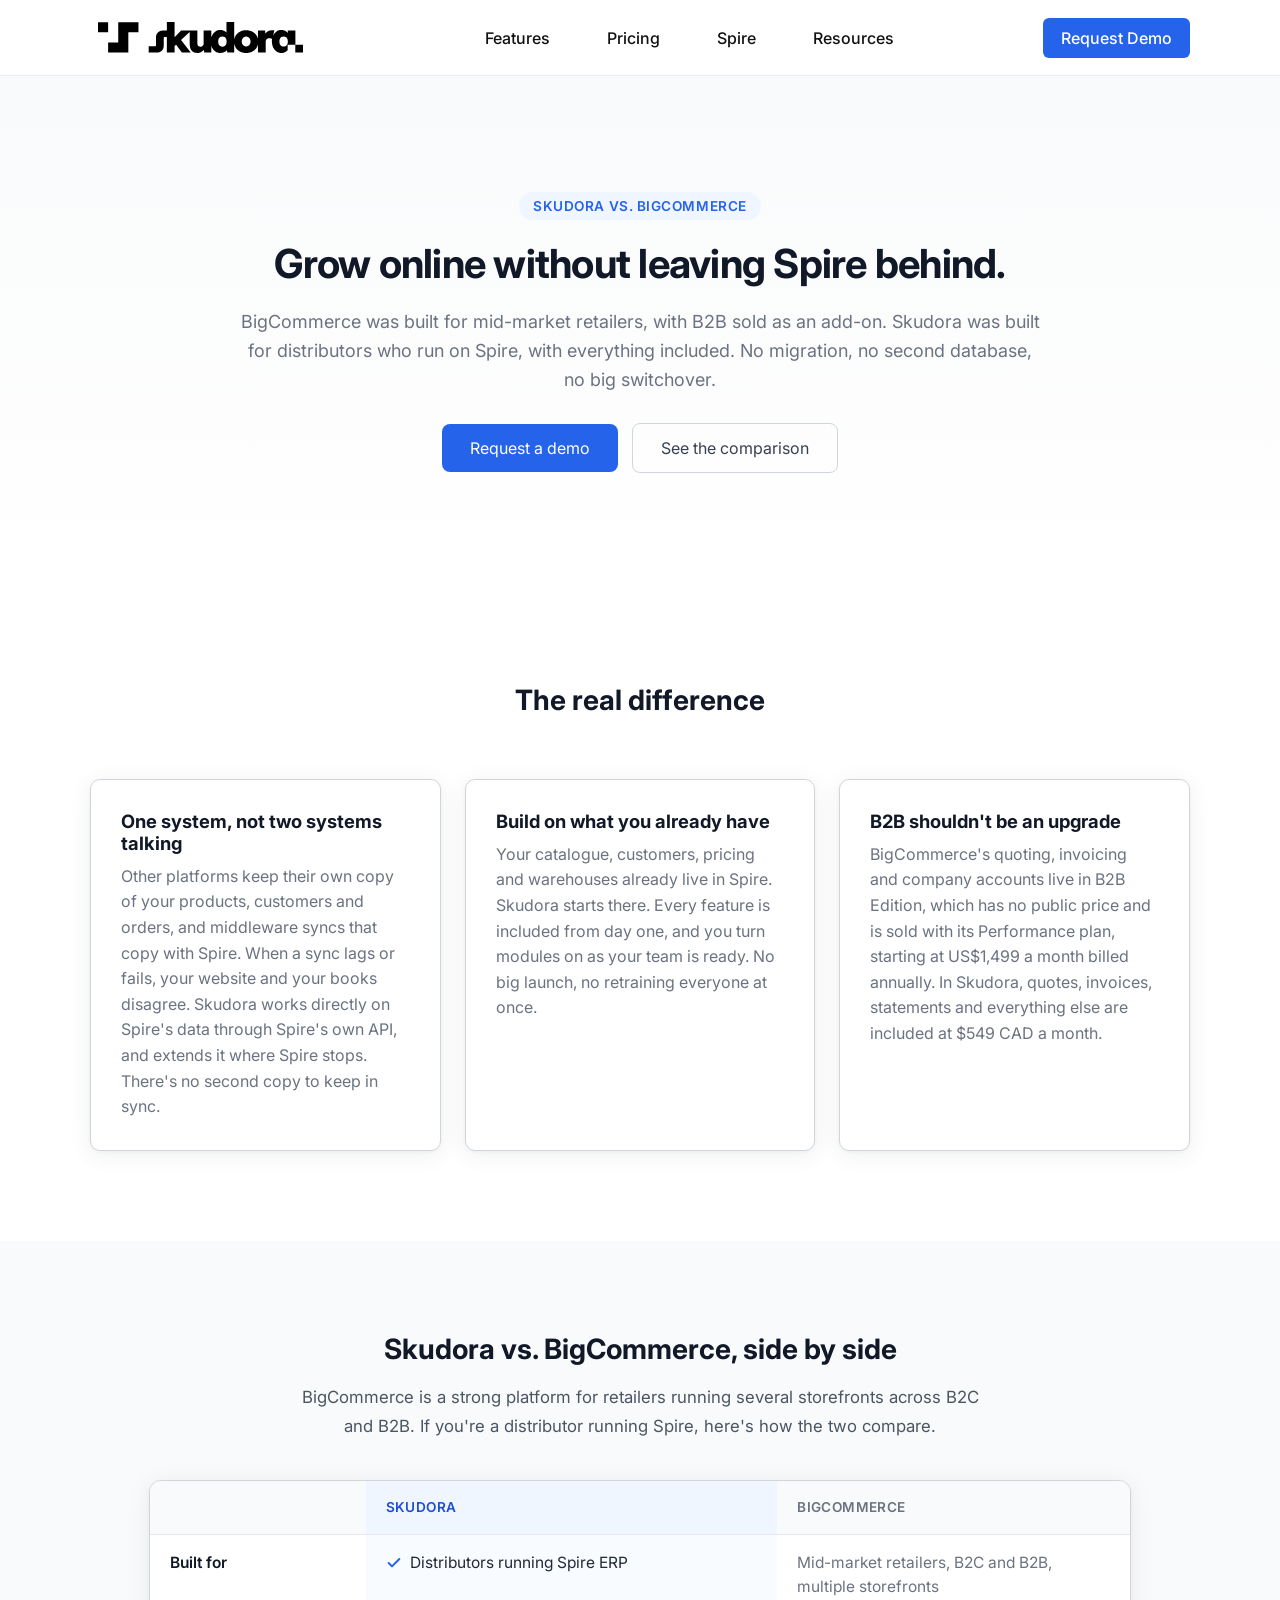
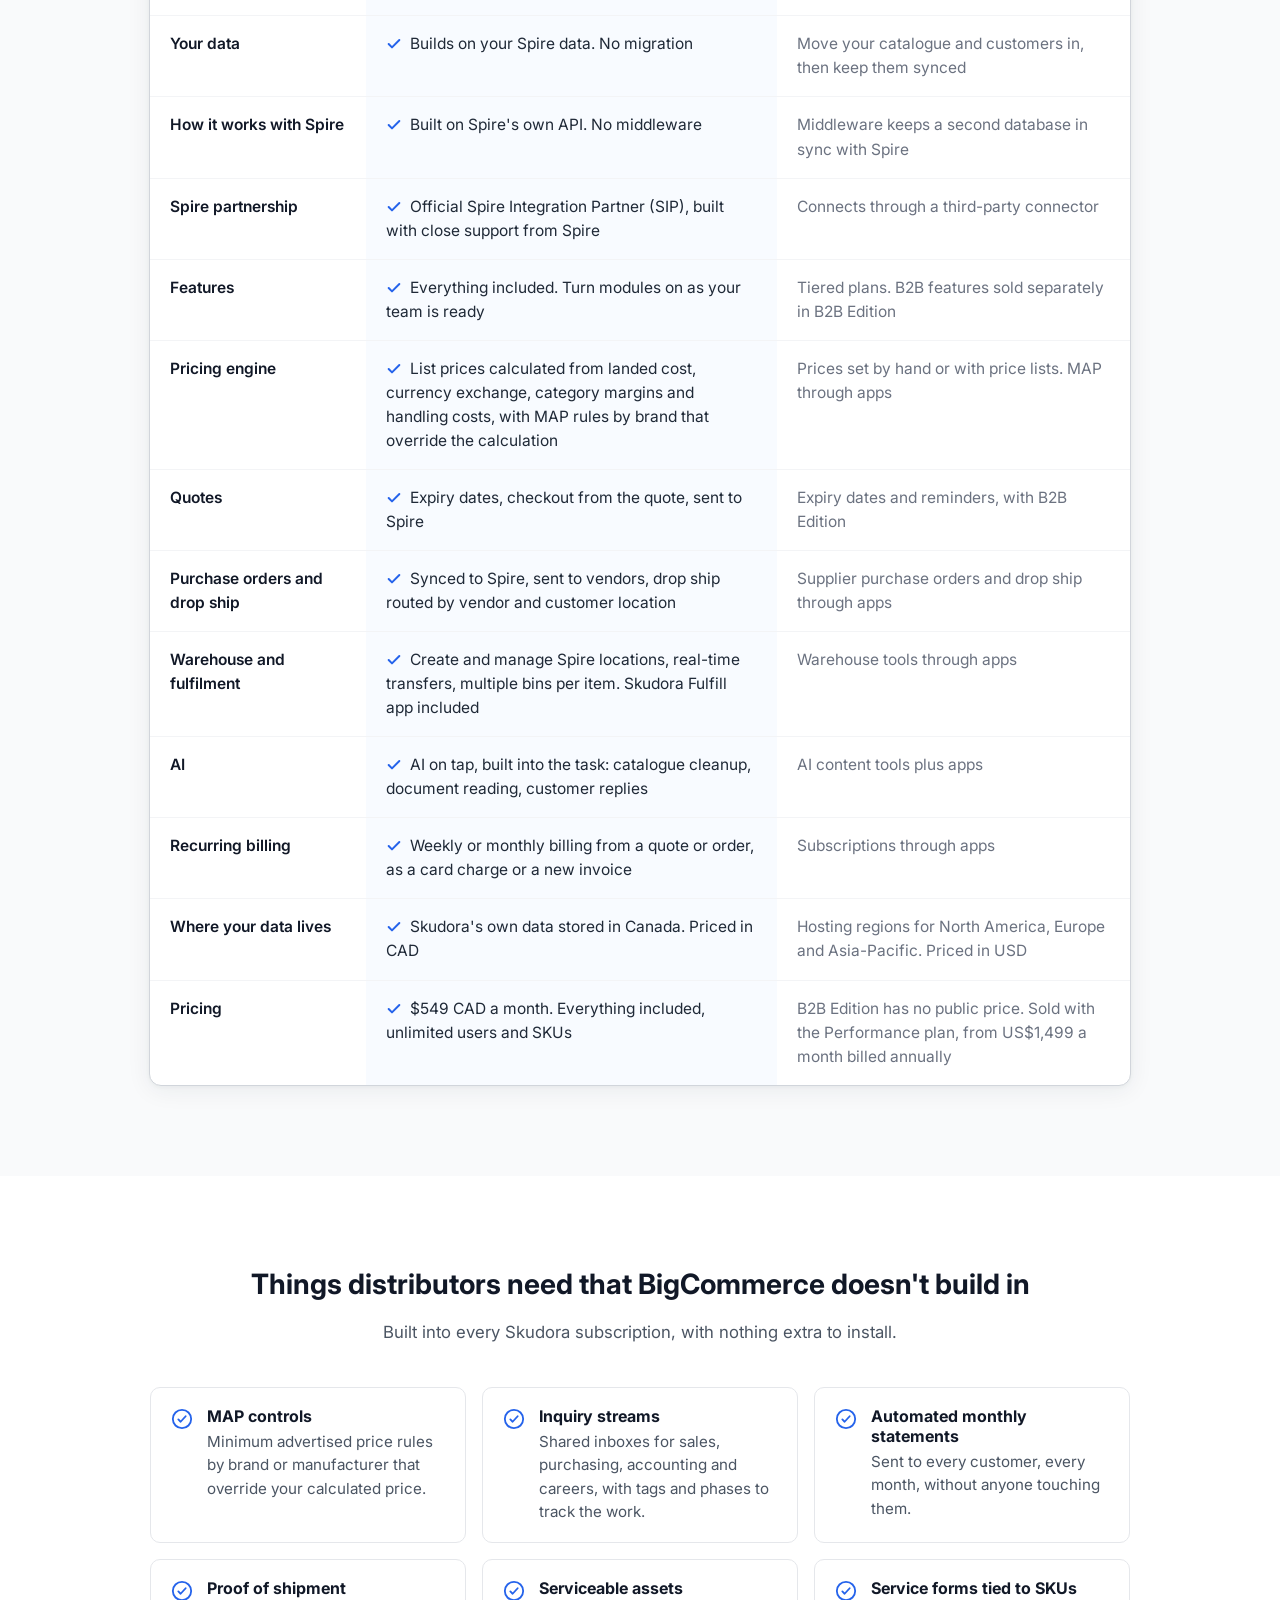
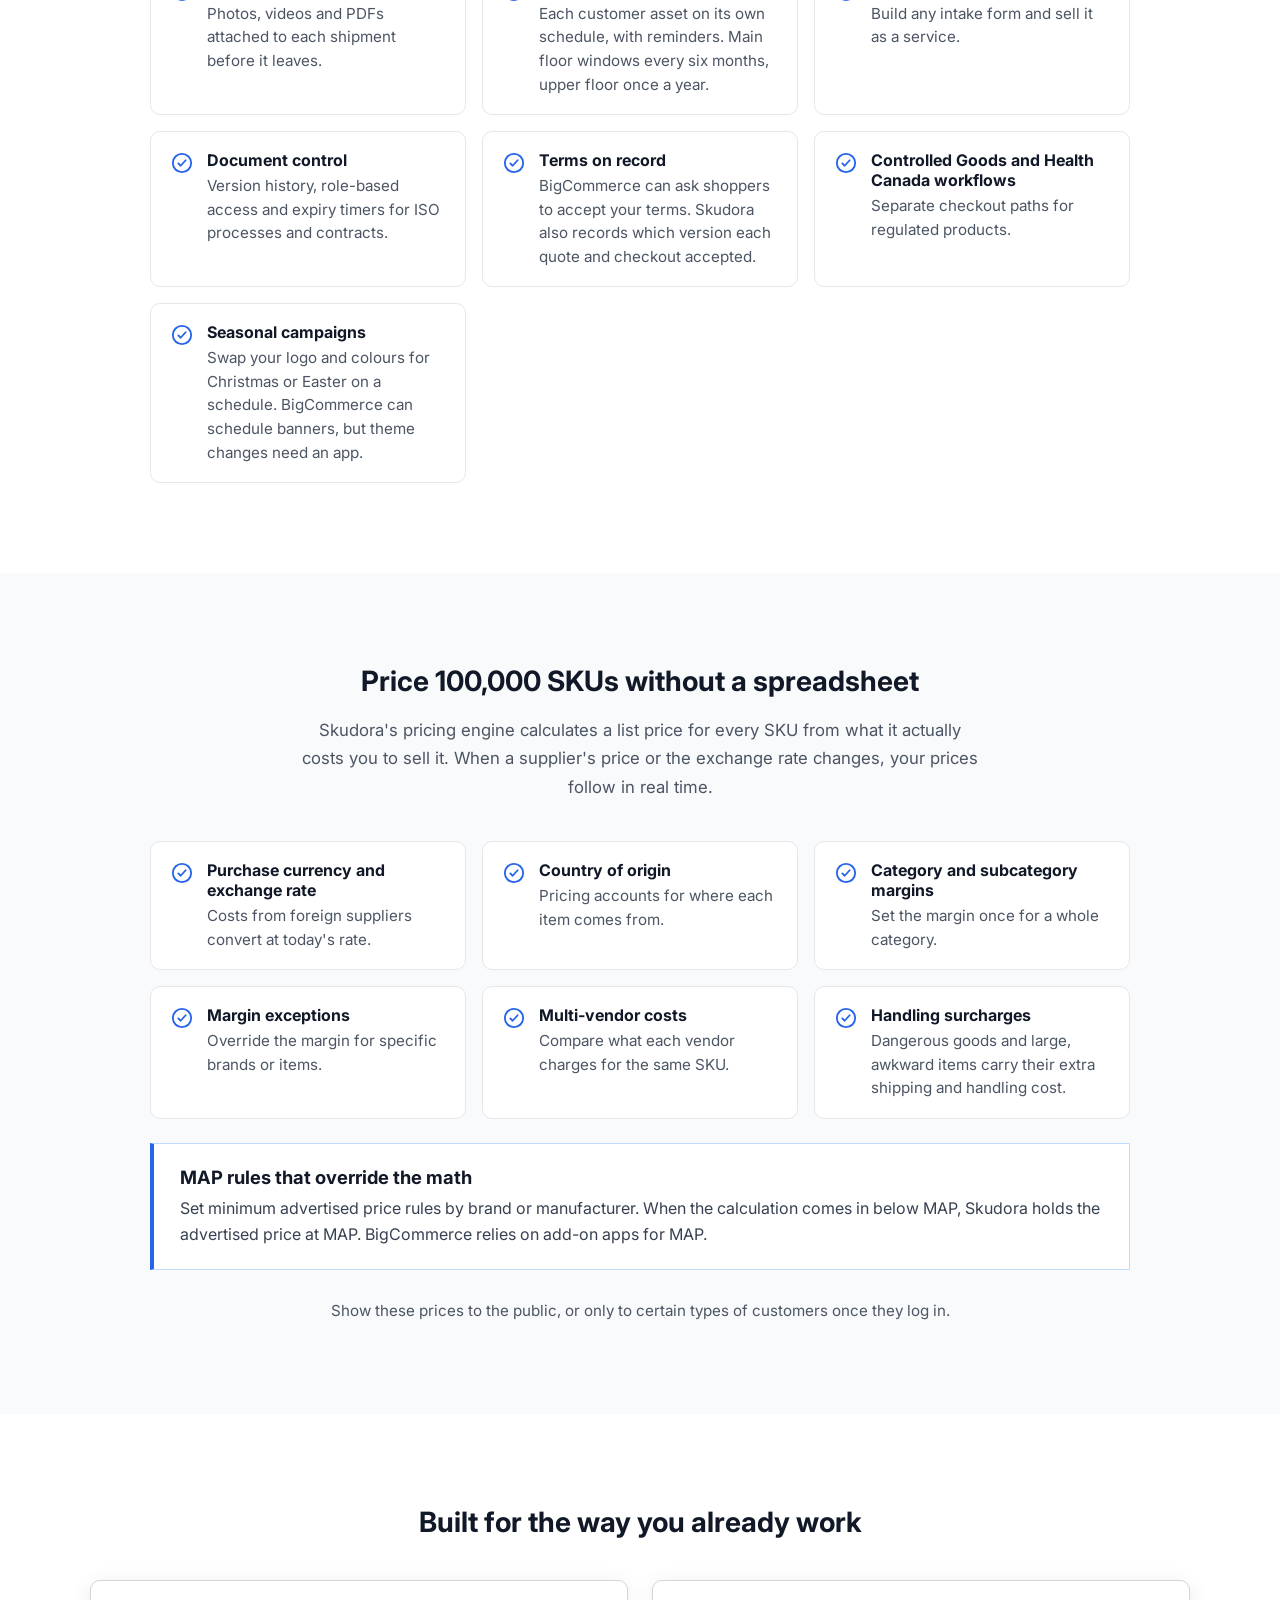
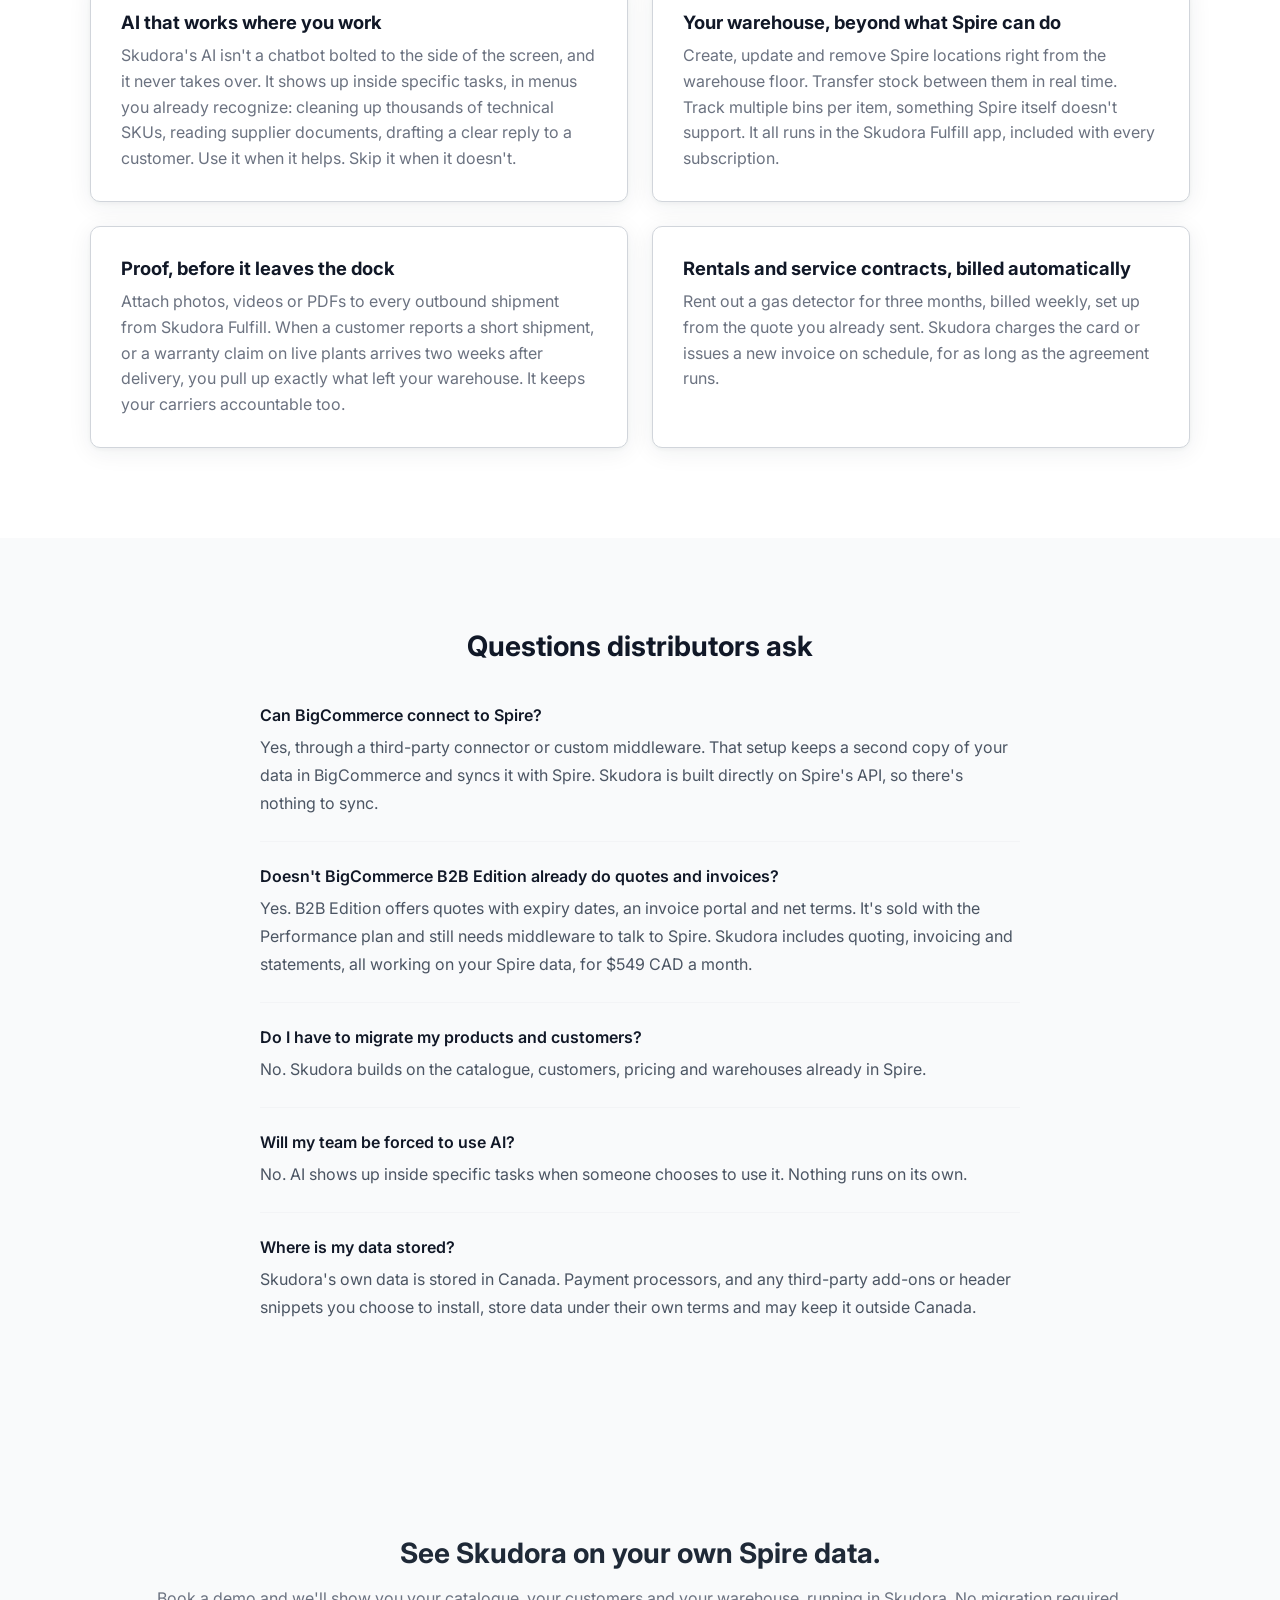
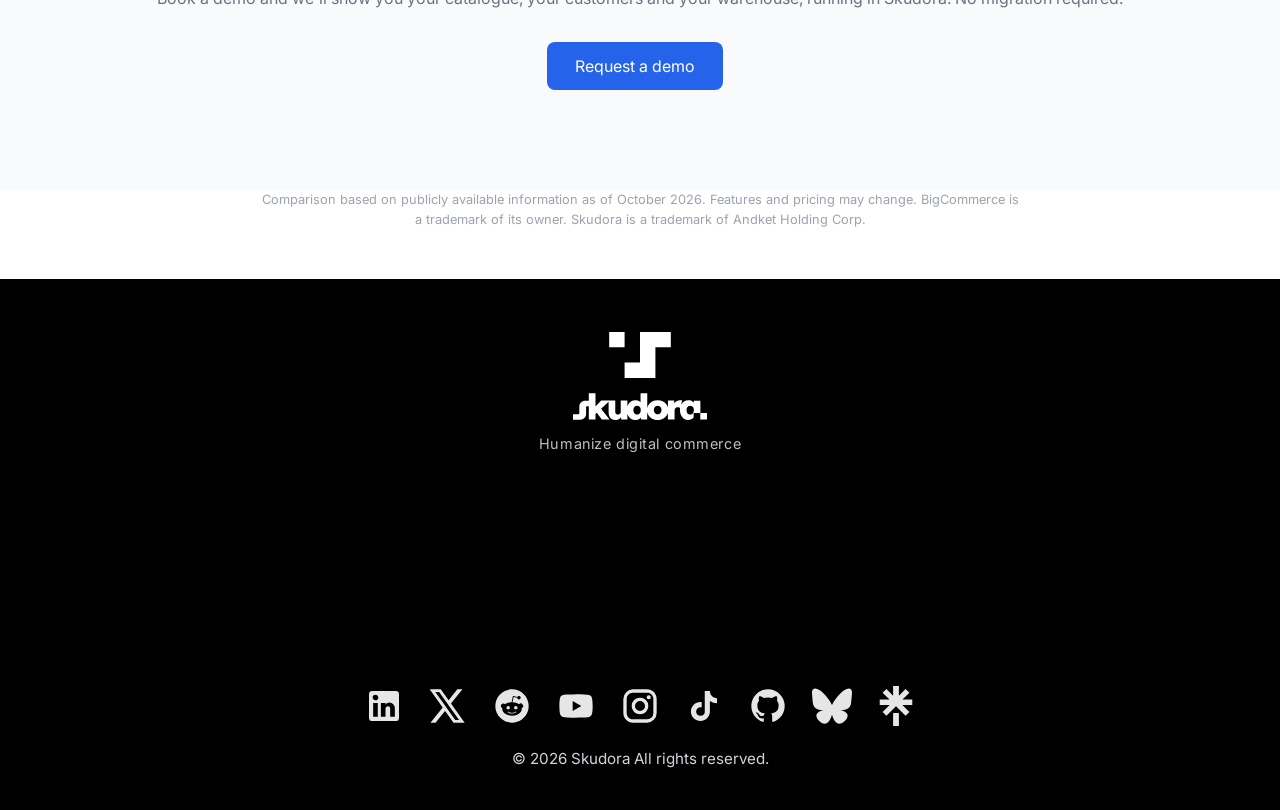
<file: vs/bigcommerce.html>
<!DOCTYPE html>
<html lang="en">

<head>

<meta charset="UTF-8">
<meta name="viewport" content="width=device-width, initial-scale=1.0">

<title>Skudora vs BigCommerce for Spire Distributors | Skudora</title>
<meta name="description" content="BigCommerce sells B2B as an add-on and connects to Spire through middleware. Skudora includes everything and is built on Spire&#x27;s own API. Compare for distributors.">
<link rel="canonical" href="https://skudora.com/vs/bigcommerce.html">

<meta property="og:title" content="Skudora vs BigCommerce for Spire Distributors | Skudora">
<meta property="og:description" content="BigCommerce sells B2B as an add-on and connects to Spire through middleware. Skudora includes everything and is built on Spire&#x27;s own API. Compare for distributors.">
<meta property="og:image" content="https://skudora.com/images/spire-partner-badge.png">
<meta property="og:type" content="website">
<meta property="og:url" content="https://skudora.com/vs/bigcommerce.html">

<link rel="preconnect" href="https://fonts.googleapis.com">
<link rel="preconnect" href="https://fonts.gstatic.com" crossorigin>

<link href="https://fonts.googleapis.com/css2?family=Inter:wght@300;400;500;600;700&display=swap" rel="stylesheet">

<link rel="icon" type="image/png" href="/favicon.png">

<link rel="stylesheet" href="/css/styles.css">
<link rel="stylesheet" href="/css/compare.css">

</head>

<body>

<header class="navbar">
  <div class="nav-container">

    <div class="logo">
      <a href="/index.html">
        <img src="/images/Skudora_Logo_Regular_Black.svg" alt="Skudora Logo" class="site-logo" aria-hidden="true" role="img">
      </a>
    </div>

    <nav class="nav-links">
  <a href="/features.html">Features</a>
  <a href="/pricing.html">Pricing</a>
  <a href="/spire.html">Spire</a>
  <a href="/resources.html">Resources</a>
</nav>

    <a class="nav-cta" href="/contact.html">Request Demo</a>

  </div>
</header>

<div class="page-content">

<section class="hero compare-hero reveal">
<div class="hero-content">
<span class="eyebrow">Skudora vs. BigCommerce</span>
<h1>Grow online without leaving Spire behind.</h1>
<p>BigCommerce was built for mid-market retailers, with B2B sold as an add-on. Skudora was built for distributors who run on Spire, with everything included. No migration, no second database, no big switchover.</p>
<div class="hero-buttons">
<a class="primary-btn" href="/contact.html">Request a demo</a>
<a class="secondary-btn" href="#compare">See the comparison</a>
</div>
</div>
</section>

<section class="compare-section reveal">
<h2>The real difference</h2>
<div class="feature-grid">
<div class="feature-card">
<h3>One system, not two systems talking</h3>
<p>Other platforms keep their own copy of your products, customers and orders, and middleware syncs that copy with Spire. When a sync lags or fails, your website and your books disagree. Skudora works directly on Spire&#x27;s data through Spire&#x27;s own API, and extends it where Spire stops. There&#x27;s no second copy to keep in sync.</p>
</div>
<div class="feature-card">
<h3>Build on what you already have</h3>
<p>Your catalogue, customers, pricing and warehouses already live in Spire. Skudora starts there. Every feature is included from day one, and you turn modules on as your team is ready. No big launch, no retraining everyone at once.</p>
</div>
<div class="feature-card">
<h3>B2B shouldn&#x27;t be an upgrade</h3>
<p>BigCommerce&#x27;s quoting, invoicing and company accounts live in B2B Edition, which has no public price and is sold with its Performance plan, starting at US$1,499 a month billed annually. In Skudora, quotes, invoices, statements and everything else are included at $549 CAD a month.</p>
</div>
</div>
</section>

<section class="compare-section tinted reveal" id="compare">
<div class="compare-inner">
<h2>Skudora vs. BigCommerce, side by side</h2>
<p class="compare-lead">BigCommerce is a strong platform for retailers running several storefronts across B2C and B2B. If you&#x27;re a distributor running Spire, here&#x27;s how the two compare.</p>
<div class="compare-table-wrap">
<table class="compare-table">
<thead>
<tr>
<th scope="col"><span class="visually-hidden">Feature</span></th>
<th scope="col" class="col-skudora">Skudora</th>
<th scope="col">BigCommerce</th>
</tr>
</thead>
<tbody>
<tr>
<th scope="row">Built for</th>
<td class="col-skudora">Distributors running Spire ERP</td>
<td class="col-other" data-label="BigCommerce">Mid-market retailers, B2C and B2B, multiple storefronts</td>
</tr>
<tr>
<th scope="row">Your data</th>
<td class="col-skudora">Builds on your Spire data. No migration</td>
<td class="col-other" data-label="BigCommerce">Move your catalogue and customers in, then keep them synced</td>
</tr>
<tr>
<th scope="row">How it works with Spire</th>
<td class="col-skudora">Built on Spire&#x27;s own API. No middleware</td>
<td class="col-other" data-label="BigCommerce">Middleware keeps a second database in sync with Spire</td>
</tr>
<tr>
<th scope="row">Spire partnership</th>
<td class="col-skudora">Official Spire Integration Partner (SIP), built with close support from Spire</td>
<td class="col-other" data-label="BigCommerce">Connects through a third-party connector</td>
</tr>
<tr>
<th scope="row">Features</th>
<td class="col-skudora">Everything included. Turn modules on as your team is ready</td>
<td class="col-other" data-label="BigCommerce">Tiered plans. B2B features sold separately in B2B Edition</td>
</tr>
<tr>
<th scope="row">Pricing engine</th>
<td class="col-skudora">List prices calculated from landed cost, currency exchange, category margins and handling costs, with MAP rules by brand that override the calculation</td>
<td class="col-other" data-label="BigCommerce">Prices set by hand or with price lists. MAP through apps</td>
</tr>
<tr>
<th scope="row">Quotes</th>
<td class="col-skudora">Expiry dates, checkout from the quote, sent to Spire</td>
<td class="col-other" data-label="BigCommerce">Expiry dates and reminders, with B2B Edition</td>
</tr>
<tr>
<th scope="row">Purchase orders and drop ship</th>
<td class="col-skudora">Synced to Spire, sent to vendors, drop ship routed by vendor and customer location</td>
<td class="col-other" data-label="BigCommerce">Supplier purchase orders and drop ship through apps</td>
</tr>
<tr>
<th scope="row">Warehouse and fulfilment</th>
<td class="col-skudora">Create and manage Spire locations, real-time transfers, multiple bins per item. Skudora Fulfill app included</td>
<td class="col-other" data-label="BigCommerce">Warehouse tools through apps</td>
</tr>
<tr>
<th scope="row">AI</th>
<td class="col-skudora">AI on tap, built into the task: catalogue cleanup, document reading, customer replies</td>
<td class="col-other" data-label="BigCommerce">AI content tools plus apps</td>
</tr>
<tr>
<th scope="row">Recurring billing</th>
<td class="col-skudora">Weekly or monthly billing from a quote or order, as a card charge or a new invoice</td>
<td class="col-other" data-label="BigCommerce">Subscriptions through apps</td>
</tr>
<tr>
<th scope="row">Where your data lives</th>
<td class="col-skudora">Skudora&#x27;s own data stored in Canada. Priced in CAD</td>
<td class="col-other" data-label="BigCommerce">Hosting regions for North America, Europe and Asia-Pacific. Priced in USD</td>
</tr>
<tr>
<th scope="row">Pricing</th>
<td class="col-skudora">$549 CAD a month. Everything included, unlimited users and SKUs</td>
<td class="col-other" data-label="BigCommerce">B2B Edition has no public price. Sold with the Performance plan, from US$1,499 a month billed annually</td>
</tr>
</tbody>
</table>
</div>
</div>
</section>

<section class="compare-section reveal">
<h2>Things distributors need that BigCommerce doesn't build in</h2>
<p class="compare-lead">Built into every Skudora subscription, with nothing extra to install.</p>
<ul class="checklist">
<li><svg xmlns="http://www.w3.org/2000/svg" width="22" height="22" viewBox="0 0 24 24" fill="none" stroke="currentColor" stroke-width="2" stroke-linecap="round" stroke-linejoin="round" aria-hidden="true"><circle cx="12" cy="12" r="10"/><polyline points="16 9 10.5 15 8 12.5"/></svg><div><strong>MAP controls</strong><span>Minimum advertised price rules by brand or manufacturer that override your calculated price.</span></div></li>
<li><svg xmlns="http://www.w3.org/2000/svg" width="22" height="22" viewBox="0 0 24 24" fill="none" stroke="currentColor" stroke-width="2" stroke-linecap="round" stroke-linejoin="round" aria-hidden="true"><circle cx="12" cy="12" r="10"/><polyline points="16 9 10.5 15 8 12.5"/></svg><div><strong>Inquiry streams</strong><span>Shared inboxes for sales, purchasing, accounting and careers, with tags and phases to track the work.</span></div></li>
<li><svg xmlns="http://www.w3.org/2000/svg" width="22" height="22" viewBox="0 0 24 24" fill="none" stroke="currentColor" stroke-width="2" stroke-linecap="round" stroke-linejoin="round" aria-hidden="true"><circle cx="12" cy="12" r="10"/><polyline points="16 9 10.5 15 8 12.5"/></svg><div><strong>Automated monthly statements</strong><span>Sent to every customer, every month, without anyone touching them.</span></div></li>
<li><svg xmlns="http://www.w3.org/2000/svg" width="22" height="22" viewBox="0 0 24 24" fill="none" stroke="currentColor" stroke-width="2" stroke-linecap="round" stroke-linejoin="round" aria-hidden="true"><circle cx="12" cy="12" r="10"/><polyline points="16 9 10.5 15 8 12.5"/></svg><div><strong>Proof of shipment</strong><span>Photos, videos and PDFs attached to each shipment before it leaves.</span></div></li>
<li><svg xmlns="http://www.w3.org/2000/svg" width="22" height="22" viewBox="0 0 24 24" fill="none" stroke="currentColor" stroke-width="2" stroke-linecap="round" stroke-linejoin="round" aria-hidden="true"><circle cx="12" cy="12" r="10"/><polyline points="16 9 10.5 15 8 12.5"/></svg><div><strong>Serviceable assets</strong><span>Each customer asset on its own schedule, with reminders. Main floor windows every six months, upper floor once a year.</span></div></li>
<li><svg xmlns="http://www.w3.org/2000/svg" width="22" height="22" viewBox="0 0 24 24" fill="none" stroke="currentColor" stroke-width="2" stroke-linecap="round" stroke-linejoin="round" aria-hidden="true"><circle cx="12" cy="12" r="10"/><polyline points="16 9 10.5 15 8 12.5"/></svg><div><strong>Service forms tied to SKUs</strong><span>Build any intake form and sell it as a service.</span></div></li>
<li><svg xmlns="http://www.w3.org/2000/svg" width="22" height="22" viewBox="0 0 24 24" fill="none" stroke="currentColor" stroke-width="2" stroke-linecap="round" stroke-linejoin="round" aria-hidden="true"><circle cx="12" cy="12" r="10"/><polyline points="16 9 10.5 15 8 12.5"/></svg><div><strong>Document control</strong><span>Version history, role-based access and expiry timers for ISO processes and contracts.</span></div></li>
<li><svg xmlns="http://www.w3.org/2000/svg" width="22" height="22" viewBox="0 0 24 24" fill="none" stroke="currentColor" stroke-width="2" stroke-linecap="round" stroke-linejoin="round" aria-hidden="true"><circle cx="12" cy="12" r="10"/><polyline points="16 9 10.5 15 8 12.5"/></svg><div><strong>Terms on record</strong><span>BigCommerce can ask shoppers to accept your terms. Skudora also records which version each quote and checkout accepted.</span></div></li>
<li><svg xmlns="http://www.w3.org/2000/svg" width="22" height="22" viewBox="0 0 24 24" fill="none" stroke="currentColor" stroke-width="2" stroke-linecap="round" stroke-linejoin="round" aria-hidden="true"><circle cx="12" cy="12" r="10"/><polyline points="16 9 10.5 15 8 12.5"/></svg><div><strong>Controlled Goods and Health Canada workflows</strong><span>Separate checkout paths for regulated products.</span></div></li>
<li><svg xmlns="http://www.w3.org/2000/svg" width="22" height="22" viewBox="0 0 24 24" fill="none" stroke="currentColor" stroke-width="2" stroke-linecap="round" stroke-linejoin="round" aria-hidden="true"><circle cx="12" cy="12" r="10"/><polyline points="16 9 10.5 15 8 12.5"/></svg><div><strong>Seasonal campaigns</strong><span>Swap your logo and colours for Christmas or Easter on a schedule. BigCommerce can schedule banners, but theme changes need an app.</span></div></li>
</ul>
</section>

<section class="compare-section tinted reveal" id="pricing-engine">
<div class="compare-inner">
<h2>Price 100,000 SKUs without a spreadsheet</h2>
<p class="compare-lead">Skudora's pricing engine calculates a list price for every SKU from what it actually costs you to sell it. When a supplier's price or the exchange rate changes, your prices follow in real time.</p>
<ul class="checklist">
<li><svg xmlns="http://www.w3.org/2000/svg" width="22" height="22" viewBox="0 0 24 24" fill="none" stroke="currentColor" stroke-width="2" stroke-linecap="round" stroke-linejoin="round" aria-hidden="true"><circle cx="12" cy="12" r="10"/><polyline points="16 9 10.5 15 8 12.5"/></svg><div><strong>Purchase currency and exchange rate</strong><span>Costs from foreign suppliers convert at today&#x27;s rate.</span></div></li>
<li><svg xmlns="http://www.w3.org/2000/svg" width="22" height="22" viewBox="0 0 24 24" fill="none" stroke="currentColor" stroke-width="2" stroke-linecap="round" stroke-linejoin="round" aria-hidden="true"><circle cx="12" cy="12" r="10"/><polyline points="16 9 10.5 15 8 12.5"/></svg><div><strong>Country of origin</strong><span>Pricing accounts for where each item comes from.</span></div></li>
<li><svg xmlns="http://www.w3.org/2000/svg" width="22" height="22" viewBox="0 0 24 24" fill="none" stroke="currentColor" stroke-width="2" stroke-linecap="round" stroke-linejoin="round" aria-hidden="true"><circle cx="12" cy="12" r="10"/><polyline points="16 9 10.5 15 8 12.5"/></svg><div><strong>Category and subcategory margins</strong><span>Set the margin once for a whole category.</span></div></li>
<li><svg xmlns="http://www.w3.org/2000/svg" width="22" height="22" viewBox="0 0 24 24" fill="none" stroke="currentColor" stroke-width="2" stroke-linecap="round" stroke-linejoin="round" aria-hidden="true"><circle cx="12" cy="12" r="10"/><polyline points="16 9 10.5 15 8 12.5"/></svg><div><strong>Margin exceptions</strong><span>Override the margin for specific brands or items.</span></div></li>
<li><svg xmlns="http://www.w3.org/2000/svg" width="22" height="22" viewBox="0 0 24 24" fill="none" stroke="currentColor" stroke-width="2" stroke-linecap="round" stroke-linejoin="round" aria-hidden="true"><circle cx="12" cy="12" r="10"/><polyline points="16 9 10.5 15 8 12.5"/></svg><div><strong>Multi-vendor costs</strong><span>Compare what each vendor charges for the same SKU.</span></div></li>
<li><svg xmlns="http://www.w3.org/2000/svg" width="22" height="22" viewBox="0 0 24 24" fill="none" stroke="currentColor" stroke-width="2" stroke-linecap="round" stroke-linejoin="round" aria-hidden="true"><circle cx="12" cy="12" r="10"/><polyline points="16 9 10.5 15 8 12.5"/></svg><div><strong>Handling surcharges</strong><span>Dangerous goods and large, awkward items carry their extra shipping and handling cost.</span></div></li>
</ul>
<div class="map-callout">
<h3>MAP rules that override the math</h3>
<p>Set minimum advertised price rules by brand or manufacturer. When the calculation comes in below MAP, Skudora holds the advertised price at MAP. BigCommerce relies on add-on apps for MAP.</p>
</div>
<p class="compare-lead pricing-note">Show these prices to the public, or only to certain types of customers once they log in.</p>
</div>
</section>

<section class="compare-section reveal">
<h2>Built for the way you already work</h2>
<div class="feature-grid two-up">
<div class="feature-card">
<h3>AI that works where you work</h3>
<p>Skudora&#x27;s AI isn&#x27;t a chatbot bolted to the side of the screen, and it never takes over. It shows up inside specific tasks, in menus you already recognize: cleaning up thousands of technical SKUs, reading supplier documents, drafting a clear reply to a customer. Use it when it helps. Skip it when it doesn&#x27;t.</p>
</div>
<div class="feature-card">
<h3>Your warehouse, beyond what Spire can do</h3>
<p>Create, update and remove Spire locations right from the warehouse floor. Transfer stock between them in real time. Track multiple bins per item, something Spire itself doesn&#x27;t support. It all runs in the Skudora Fulfill app, included with every subscription.</p>
</div>
<div class="feature-card">
<h3>Proof, before it leaves the dock</h3>
<p>Attach photos, videos or PDFs to every outbound shipment from Skudora Fulfill. When a customer reports a short shipment, or a warranty claim on live plants arrives two weeks after delivery, you pull up exactly what left your warehouse. It keeps your carriers accountable too.</p>
</div>
<div class="feature-card">
<h3>Rentals and service contracts, billed automatically</h3>
<p>Rent out a gas detector for three months, billed weekly, set up from the quote you already sent. Skudora charges the card or issues a new invoice on schedule, for as long as the agreement runs.</p>
</div>
</div>
</section>

<section class="compare-section tinted reveal">
<div class="compare-inner">
<h2>Questions distributors ask</h2>
<div class="faq-list compare-faq">
<div class="faq-item">
<h3>Can BigCommerce connect to Spire?</h3>
<p>Yes, through a third-party connector or custom middleware. That setup keeps a second copy of your data in BigCommerce and syncs it with Spire. Skudora is built directly on Spire&#x27;s API, so there&#x27;s nothing to sync.</p>
</div>
<div class="faq-item">
<h3>Doesn&#x27;t BigCommerce B2B Edition already do quotes and invoices?</h3>
<p>Yes. B2B Edition offers quotes with expiry dates, an invoice portal and net terms. It&#x27;s sold with the Performance plan and still needs middleware to talk to Spire. Skudora includes quoting, invoicing and statements, all working on your Spire data, for $549 CAD a month.</p>
</div>
<div class="faq-item">
<h3>Do I have to migrate my products and customers?</h3>
<p>No. Skudora builds on the catalogue, customers, pricing and warehouses already in Spire.</p>
</div>
<div class="faq-item">
<h3>Will my team be forced to use AI?</h3>
<p>No. AI shows up inside specific tasks when someone chooses to use it. Nothing runs on its own.</p>
</div>
<div class="faq-item">
<h3>Where is my data stored?</h3>
<p>Skudora&#x27;s own data is stored in Canada. Payment processors, and any third-party add-ons or header snippets you choose to install, store data under their own terms and may keep it outside Canada.</p>
</div>
</div>
</div>
</section>

<section class="cta-section reveal">
<h2>See Skudora on your own Spire data.</h2>
<p>Book a demo and we'll show you your catalogue, your customers and your warehouse, running in Skudora. No migration required.</p>
<a class="primary-btn" href="/contact.html">Request a demo</a>
</section>

<p class="compare-footnote">Comparison based on publicly available information as of October 2026. Features and pricing may change. BigCommerce is a trademark of its owner. Skudora is a trademark of Andket Holding Corp.</p>

<footer>

<img src="/images/Skudora_Logo_Stacked_White.svg" alt="Skudora white stacked logo" class="footer-logo" aria-hidden="true" role="img" />

<p class="footer-tagline">Humanize digital commerce</p>

<div class="footer-social-links">
  <a href="https://www.linkedin.com/company/skudora" target="_blank" rel="noopener noreferrer" aria-label="LinkedIn">
    <img src="/images/linkedin_light_for_dark_background.svg" alt="LinkedIn" />
  </a>
  <a href="https://x.com/skudora" target="_blank" rel="noopener noreferrer" aria-label="X">
    <img src="/images/x_light_for_dark_background.svg" alt="X" />
  </a>
  <a href="https://reddit.com/r/skudora" target="_blank" rel="noopener noreferrer" aria-label="Reddit">
    <img src="/images/reddit_light_for_dark_background.svg" alt="Reddit" />
  </a>
  <a href="https://www.youtube.com/@skudora" target="_blank" rel="noopener noreferrer" aria-label="YouTube">
    <img src="/images/youtube_light_for_dark_background.svg" alt="YouTube" />
  </a>
  <a href="https://instagram.com/skudora_hq" target="_blank" rel="noopener noreferrer" aria-label="Instagram">
    <img src="/images/instagram_light_for_dark_background.svg" alt="Instagram" />
  </a>
  <a href="https://www.tiktok.com/@skudora" target="_blank" rel="noopener noreferrer" aria-label="TikTok">
    <img src="/images/tiktok_light_for_dark_background.svg" alt="TikTok" />
  </a>
  <a href="https://github.com/skudora" target="_blank" rel="noopener noreferrer" aria-label="GitHub">
    <img src="/images/github_light_for_dark_background.svg" alt="GitHub" />
  </a>
  <a href="https://bsky.app/profile/skudora.bsky.social" target="_blank" rel="noopener noreferrer" aria-label="Bluesky">
    <img src="/images/bluesky_light_for_dark_background.svg" alt="Bluesky" />
  </a>
  <a href="https://linktr.ee/skudora" target="_blank" rel="noopener noreferrer" aria-label="Linktree">
    <img src="/images/linktree_light_for_dark_background.svg" alt="Linktree" />
  </a>
</div>

<p class="footer-copyright">© 2026 Skudora All rights reserved.</p>

</footer>


<script>
const reveals = document.querySelectorAll(".reveal");

const observer = new IntersectionObserver((entries) => {
    entries.forEach(entry => {
        if (entry.isIntersecting) {
            entry.target.classList.add("active");
        }
    });
}, {
    threshold: 0.1
});

reveals.forEach(el => observer.observe(el));
</script>

<script>
document.addEventListener("DOMContentLoaded", function() {
    var pc = document.querySelector(".page-content");
    if (!pc) return;

    // Fade in on load
    pc.style.opacity = "0";
    pc.style.transform = "translateY(10px)";
    pc.style.transition = "opacity 0.35s ease, transform 0.35s ease";
    requestAnimationFrame(function() {
        requestAnimationFrame(function() {
            pc.style.opacity = "1";
            pc.style.transform = "translateY(0)";
        });
    });

    // Fade out on internal link clicks
    document.querySelectorAll("a").forEach(function(link) {
        if (
            link.hostname === window.location.hostname &&
            !link.hasAttribute("target") &&
            !link.href.includes("#")
        ) {
            link.addEventListener("click", function(e) {
                e.preventDefault();
                var href = this.href;
                pc.style.opacity = "0";
                setTimeout(function() { window.location = href; }, 300);
            });
        }
    });
});

window.addEventListener("pageshow", function(e) {
    if (e.persisted) {
        var pc = document.querySelector(".page-content");
        if (pc) { pc.style.opacity = "1"; pc.style.transform = "translateY(0)"; }
    }
});
</script>

</div><!-- /.page-content -->

</body>
</html>
</file>
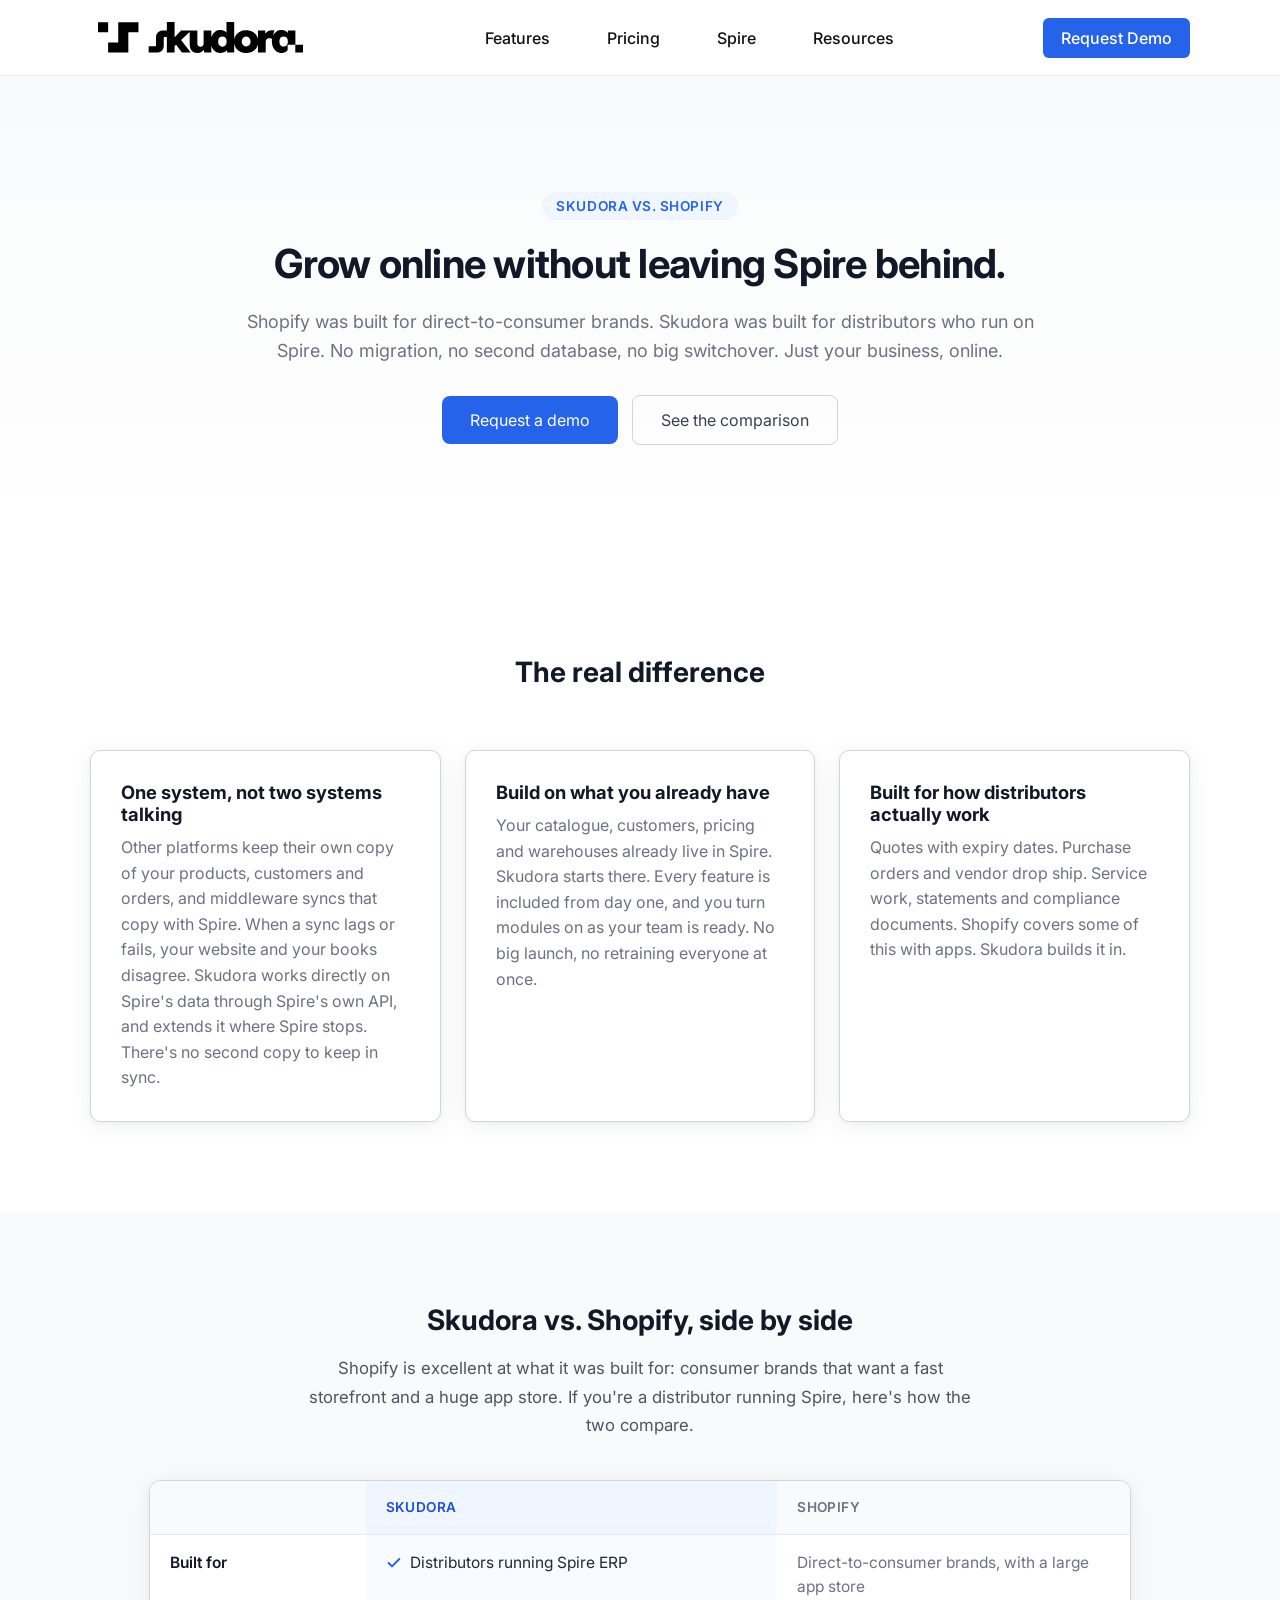
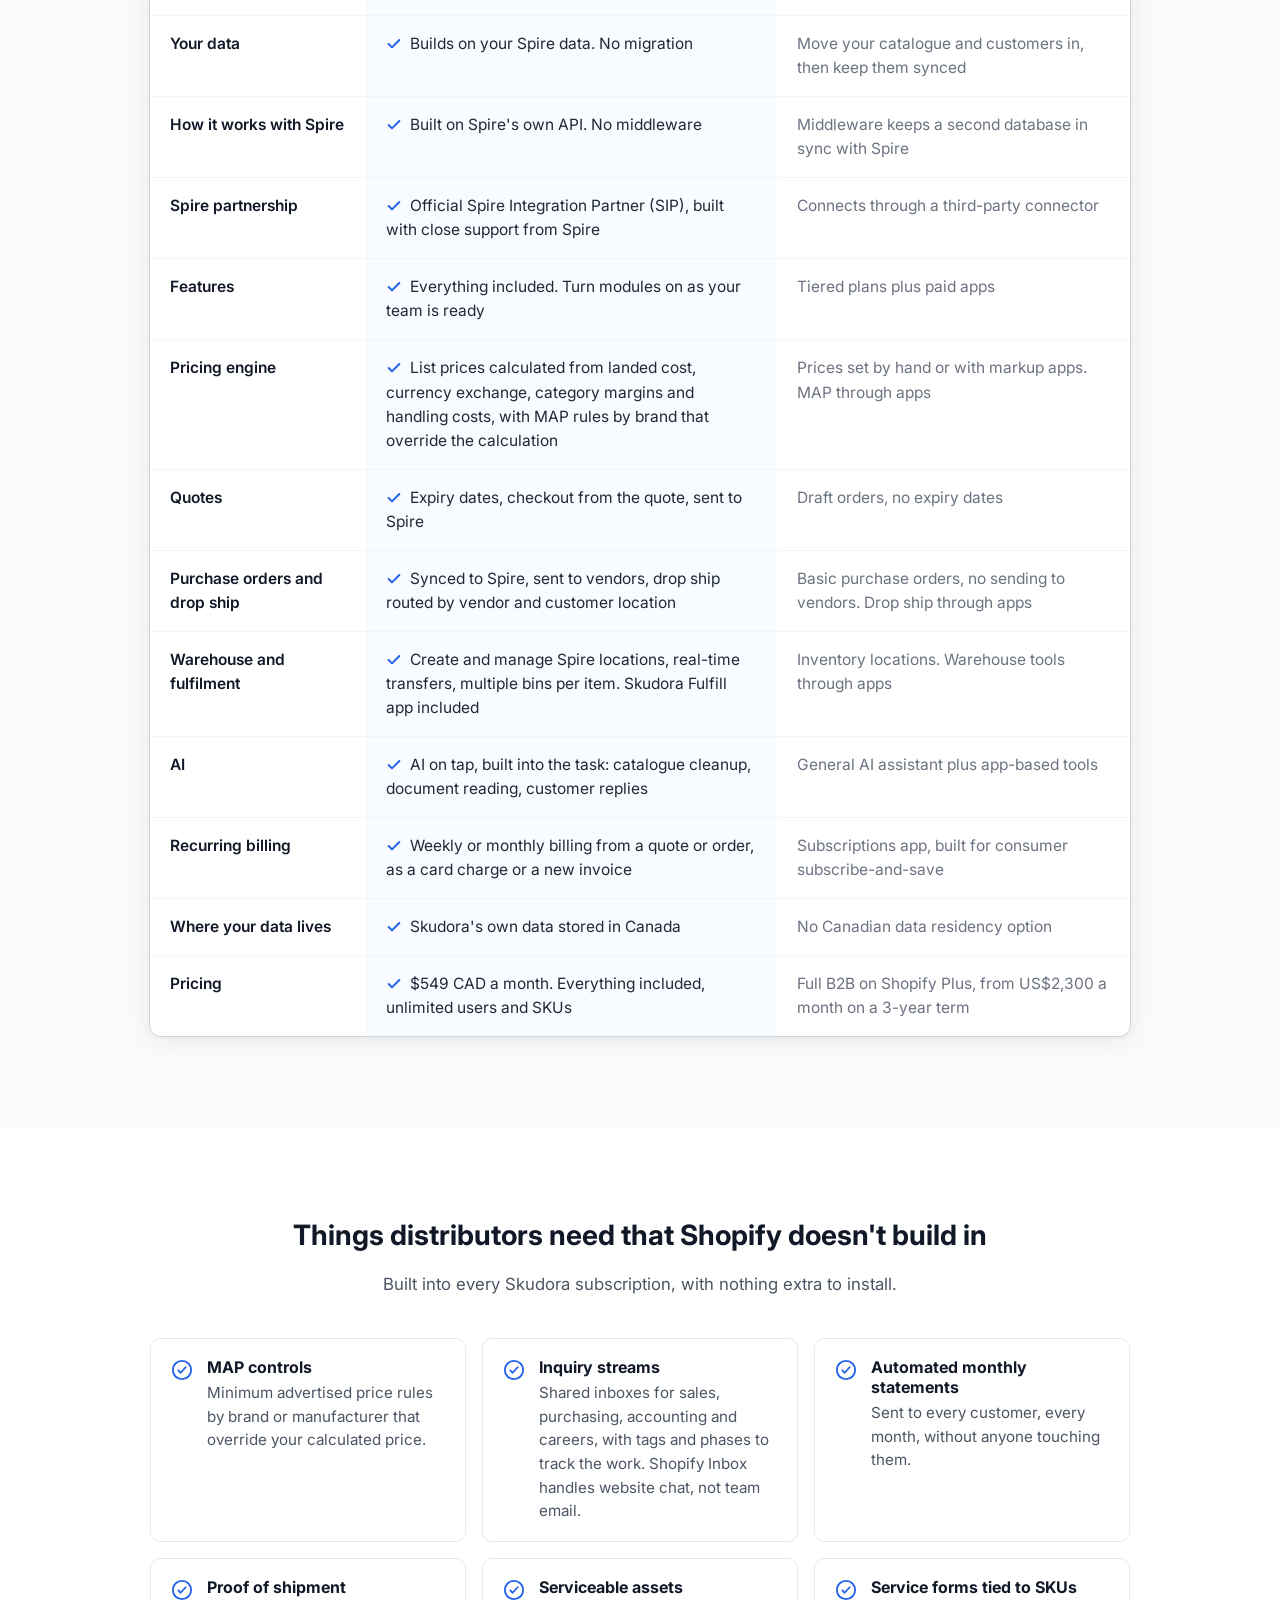
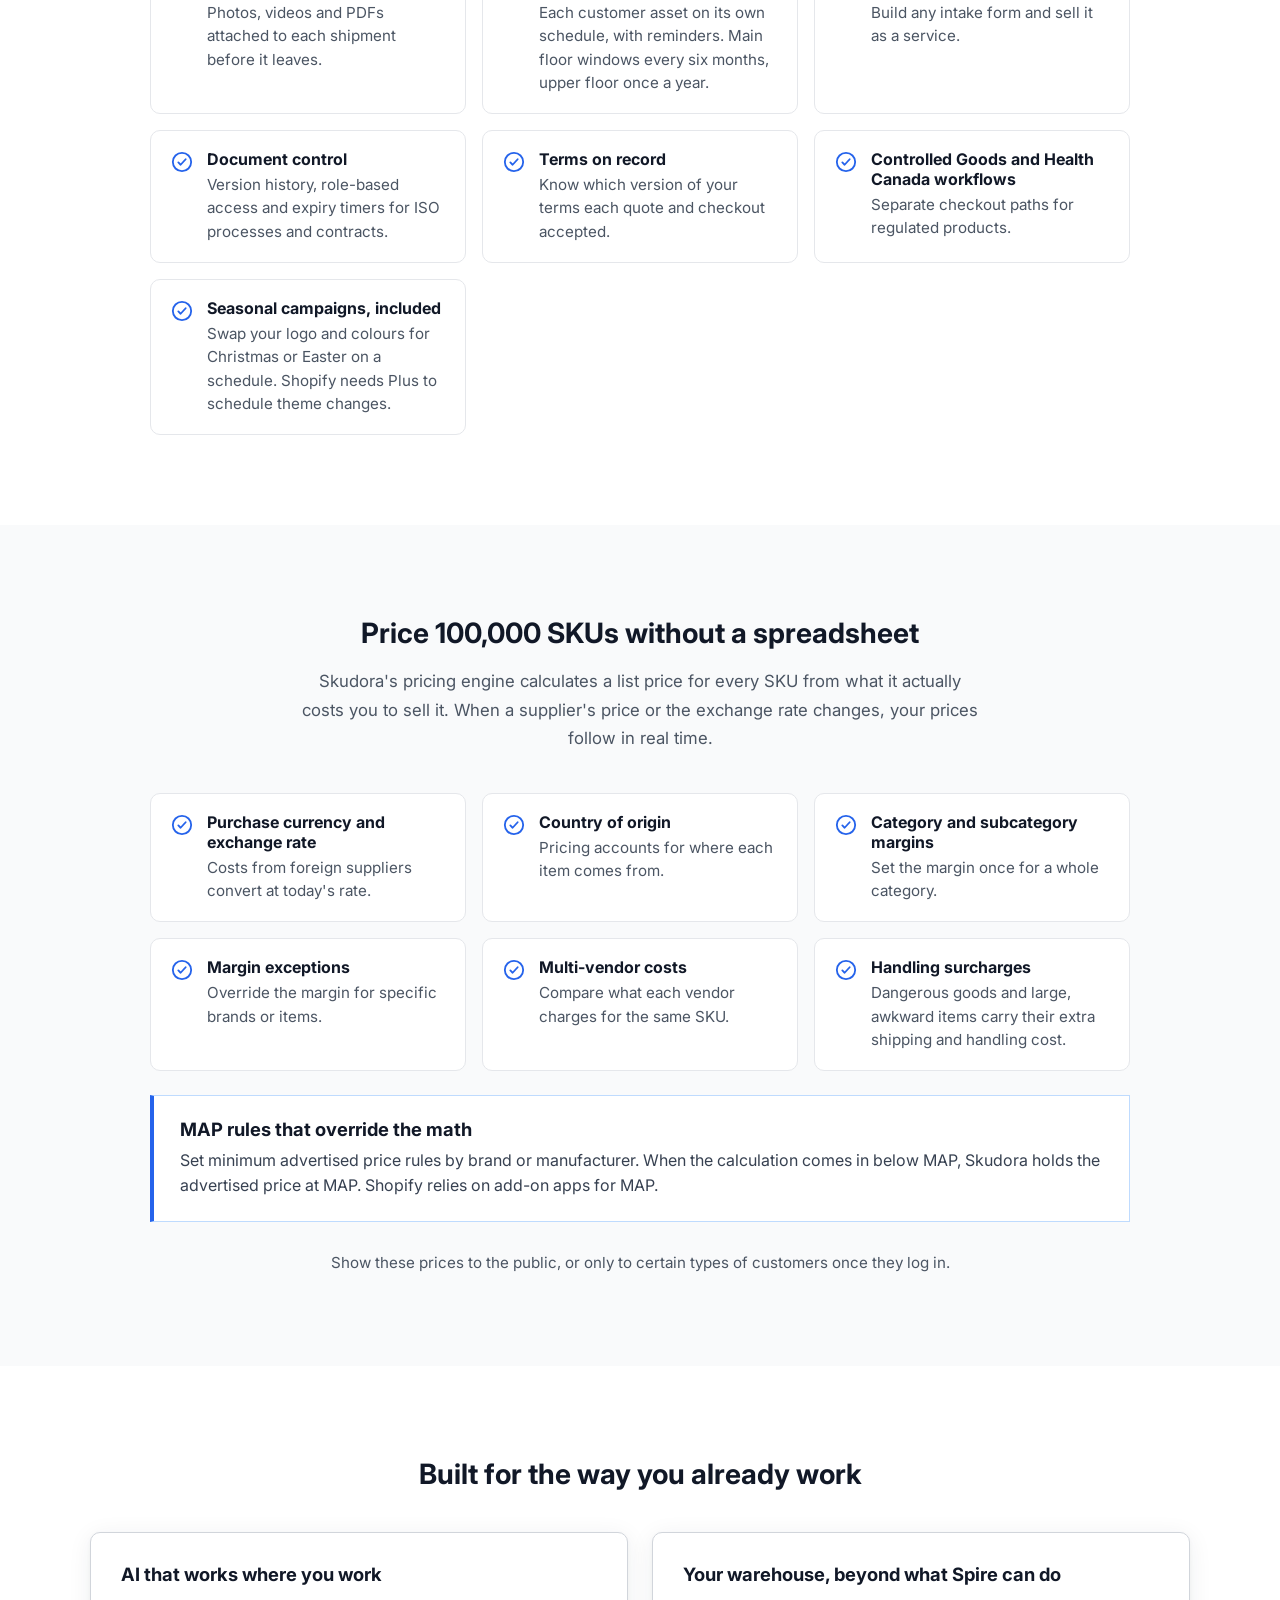
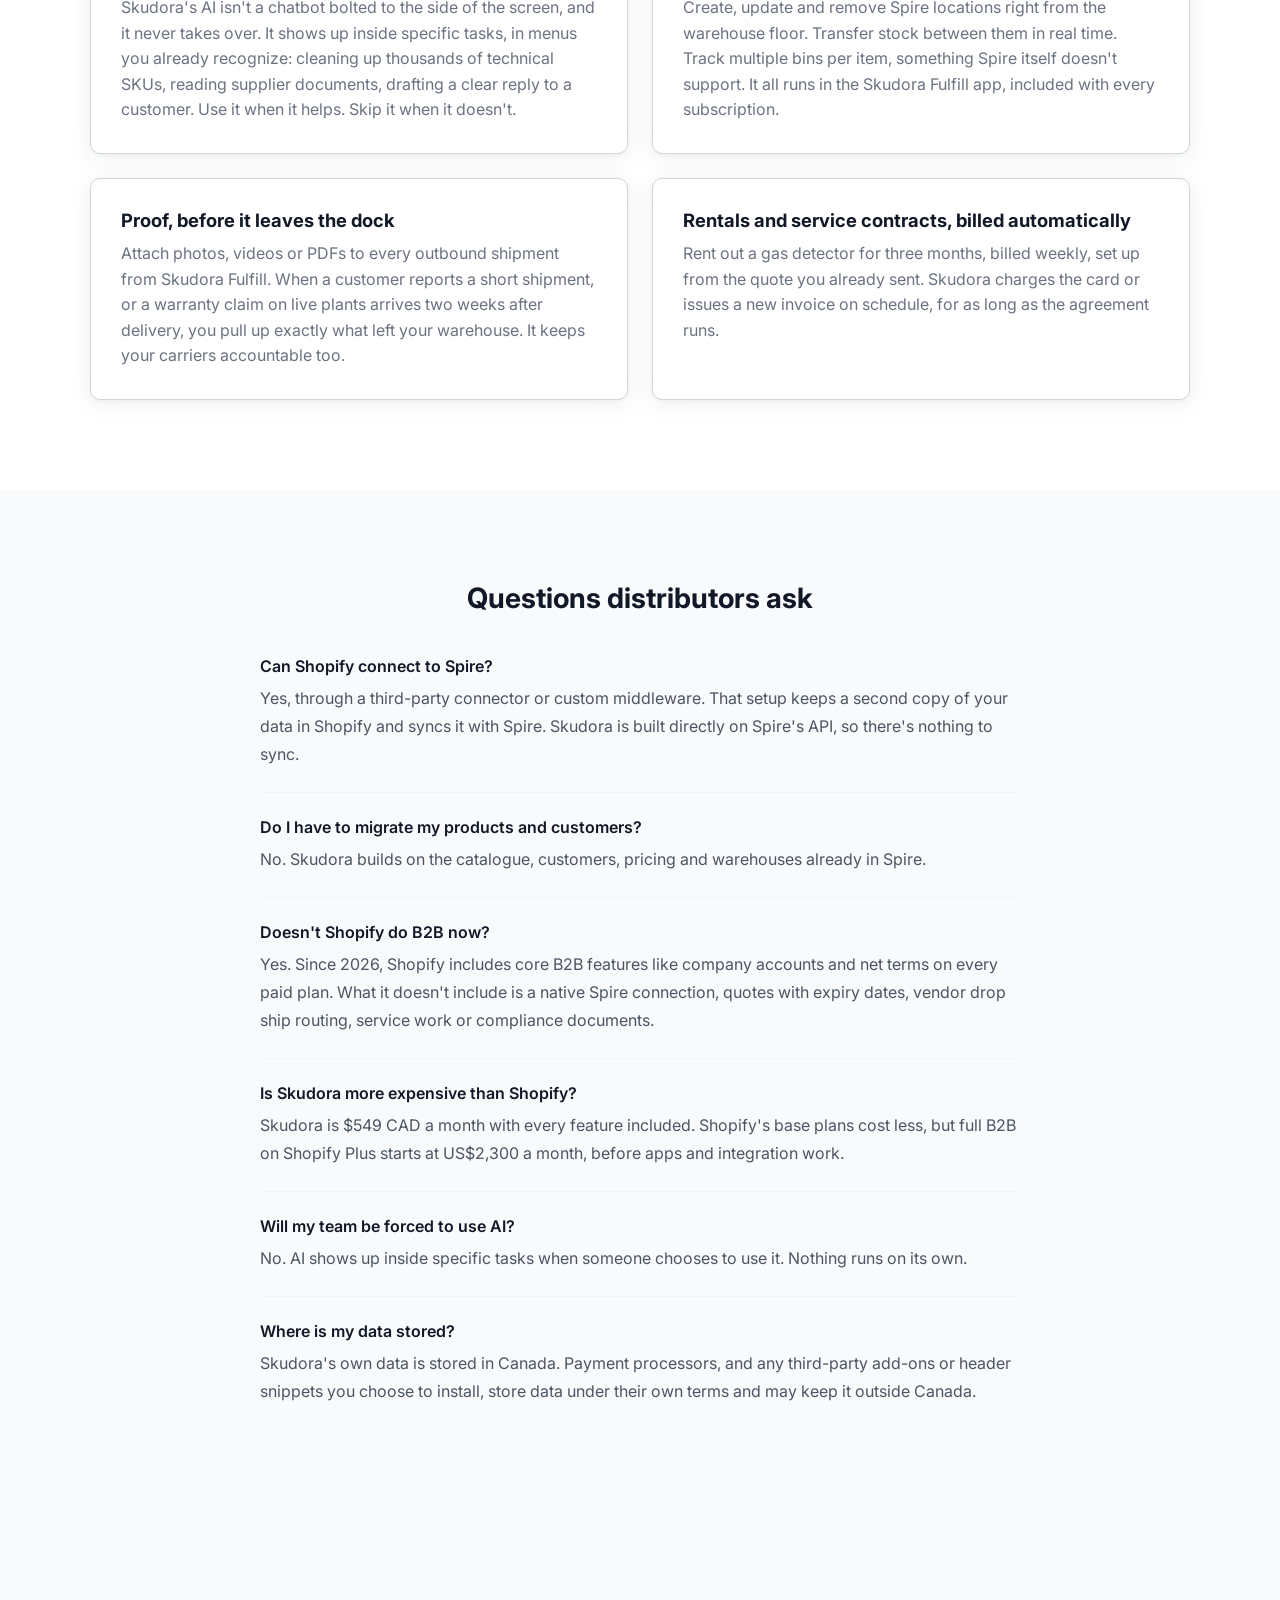
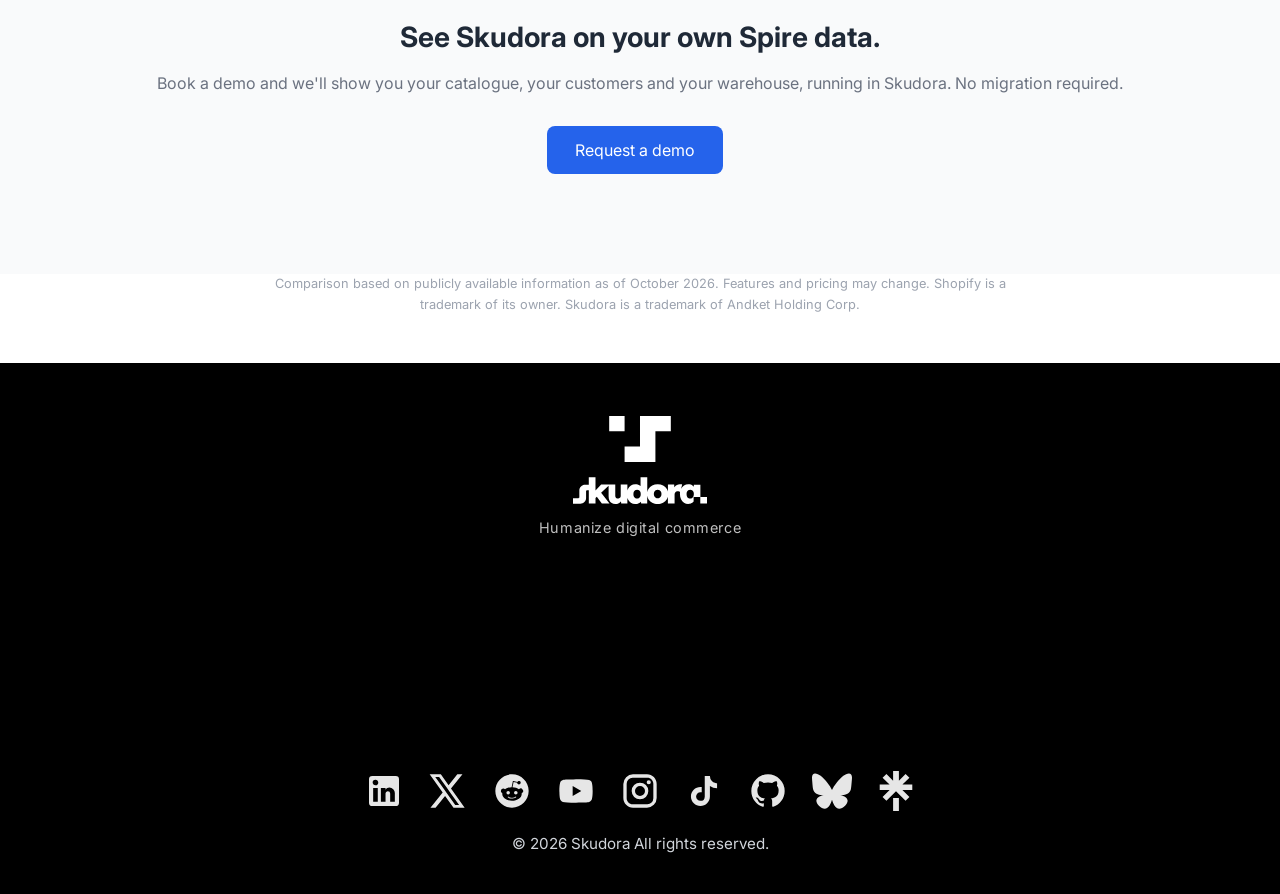
<file: vs/shopify.html>
<!DOCTYPE html>
<html lang="en">

<head>

<meta charset="UTF-8">
<meta name="viewport" content="width=device-width, initial-scale=1.0">

<title>Skudora vs Shopify for Spire Distributors | Skudora</title>
<meta name="description" content="Shopify connects to Spire through middleware. Skudora is built on Spire&#x27;s own API. Compare quotes, purchase orders, warehouse tools, AI and pricing for distributors.">
<link rel="canonical" href="https://skudora.com/vs/shopify.html">

<meta property="og:title" content="Skudora vs Shopify for Spire Distributors | Skudora">
<meta property="og:description" content="Shopify connects to Spire through middleware. Skudora is built on Spire&#x27;s own API. Compare quotes, purchase orders, warehouse tools, AI and pricing for distributors.">
<meta property="og:image" content="https://skudora.com/images/spire-partner-badge.png">
<meta property="og:type" content="website">
<meta property="og:url" content="https://skudora.com/vs/shopify.html">

<link rel="preconnect" href="https://fonts.googleapis.com">
<link rel="preconnect" href="https://fonts.gstatic.com" crossorigin>

<link href="https://fonts.googleapis.com/css2?family=Inter:wght@300;400;500;600;700&display=swap" rel="stylesheet">

<link rel="icon" type="image/png" href="/favicon.png">

<link rel="stylesheet" href="/css/styles.css">
<link rel="stylesheet" href="/css/compare.css">

</head>

<body>

<header class="navbar">
  <div class="nav-container">

    <div class="logo">
      <a href="/index.html">
        <img src="/images/Skudora_Logo_Regular_Black.svg" alt="Skudora Logo" class="site-logo" aria-hidden="true" role="img">
      </a>
    </div>

    <nav class="nav-links">
  <a href="/features.html">Features</a>
  <a href="/pricing.html">Pricing</a>
  <a href="/spire.html">Spire</a>
  <a href="/resources.html">Resources</a>
</nav>

    <a class="nav-cta" href="/contact.html">Request Demo</a>

  </div>
</header>

<div class="page-content">

<section class="hero compare-hero reveal">
<div class="hero-content">
<span class="eyebrow">Skudora vs. Shopify</span>
<h1>Grow online without leaving Spire behind.</h1>
<p>Shopify was built for direct-to-consumer brands. Skudora was built for distributors who run on Spire. No migration, no second database, no big switchover. Just your business, online.</p>
<div class="hero-buttons">
<a class="primary-btn" href="/contact.html">Request a demo</a>
<a class="secondary-btn" href="#compare">See the comparison</a>
</div>
</div>
</section>

<section class="compare-section reveal">
<h2>The real difference</h2>
<div class="feature-grid">
<div class="feature-card">
<h3>One system, not two systems talking</h3>
<p>Other platforms keep their own copy of your products, customers and orders, and middleware syncs that copy with Spire. When a sync lags or fails, your website and your books disagree. Skudora works directly on Spire&#x27;s data through Spire&#x27;s own API, and extends it where Spire stops. There&#x27;s no second copy to keep in sync.</p>
</div>
<div class="feature-card">
<h3>Build on what you already have</h3>
<p>Your catalogue, customers, pricing and warehouses already live in Spire. Skudora starts there. Every feature is included from day one, and you turn modules on as your team is ready. No big launch, no retraining everyone at once.</p>
</div>
<div class="feature-card">
<h3>Built for how distributors actually work</h3>
<p>Quotes with expiry dates. Purchase orders and vendor drop ship. Service work, statements and compliance documents. Shopify covers some of this with apps. Skudora builds it in.</p>
</div>
</div>
</section>

<section class="compare-section tinted reveal" id="compare">
<div class="compare-inner">
<h2>Skudora vs. Shopify, side by side</h2>
<p class="compare-lead">Shopify is excellent at what it was built for: consumer brands that want a fast storefront and a huge app store. If you&#x27;re a distributor running Spire, here&#x27;s how the two compare.</p>
<div class="compare-table-wrap">
<table class="compare-table">
<thead>
<tr>
<th scope="col"><span class="visually-hidden">Feature</span></th>
<th scope="col" class="col-skudora">Skudora</th>
<th scope="col">Shopify</th>
</tr>
</thead>
<tbody>
<tr>
<th scope="row">Built for</th>
<td class="col-skudora">Distributors running Spire ERP</td>
<td class="col-other" data-label="Shopify">Direct-to-consumer brands, with a large app store</td>
</tr>
<tr>
<th scope="row">Your data</th>
<td class="col-skudora">Builds on your Spire data. No migration</td>
<td class="col-other" data-label="Shopify">Move your catalogue and customers in, then keep them synced</td>
</tr>
<tr>
<th scope="row">How it works with Spire</th>
<td class="col-skudora">Built on Spire&#x27;s own API. No middleware</td>
<td class="col-other" data-label="Shopify">Middleware keeps a second database in sync with Spire</td>
</tr>
<tr>
<th scope="row">Spire partnership</th>
<td class="col-skudora">Official Spire Integration Partner (SIP), built with close support from Spire</td>
<td class="col-other" data-label="Shopify">Connects through a third-party connector</td>
</tr>
<tr>
<th scope="row">Features</th>
<td class="col-skudora">Everything included. Turn modules on as your team is ready</td>
<td class="col-other" data-label="Shopify">Tiered plans plus paid apps</td>
</tr>
<tr>
<th scope="row">Pricing engine</th>
<td class="col-skudora">List prices calculated from landed cost, currency exchange, category margins and handling costs, with MAP rules by brand that override the calculation</td>
<td class="col-other" data-label="Shopify">Prices set by hand or with markup apps. MAP through apps</td>
</tr>
<tr>
<th scope="row">Quotes</th>
<td class="col-skudora">Expiry dates, checkout from the quote, sent to Spire</td>
<td class="col-other" data-label="Shopify">Draft orders, no expiry dates</td>
</tr>
<tr>
<th scope="row">Purchase orders and drop ship</th>
<td class="col-skudora">Synced to Spire, sent to vendors, drop ship routed by vendor and customer location</td>
<td class="col-other" data-label="Shopify">Basic purchase orders, no sending to vendors. Drop ship through apps</td>
</tr>
<tr>
<th scope="row">Warehouse and fulfilment</th>
<td class="col-skudora">Create and manage Spire locations, real-time transfers, multiple bins per item. Skudora Fulfill app included</td>
<td class="col-other" data-label="Shopify">Inventory locations. Warehouse tools through apps</td>
</tr>
<tr>
<th scope="row">AI</th>
<td class="col-skudora">AI on tap, built into the task: catalogue cleanup, document reading, customer replies</td>
<td class="col-other" data-label="Shopify">General AI assistant plus app-based tools</td>
</tr>
<tr>
<th scope="row">Recurring billing</th>
<td class="col-skudora">Weekly or monthly billing from a quote or order, as a card charge or a new invoice</td>
<td class="col-other" data-label="Shopify">Subscriptions app, built for consumer subscribe-and-save</td>
</tr>
<tr>
<th scope="row">Where your data lives</th>
<td class="col-skudora">Skudora&#x27;s own data stored in Canada</td>
<td class="col-other" data-label="Shopify">No Canadian data residency option</td>
</tr>
<tr>
<th scope="row">Pricing</th>
<td class="col-skudora">$549 CAD a month. Everything included, unlimited users and SKUs</td>
<td class="col-other" data-label="Shopify">Full B2B on Shopify Plus, from US$2,300 a month on a 3-year term</td>
</tr>
</tbody>
</table>
</div>
</div>
</section>

<section class="compare-section reveal">
<h2>Things distributors need that Shopify doesn't build in</h2>
<p class="compare-lead">Built into every Skudora subscription, with nothing extra to install.</p>
<ul class="checklist">
<li><svg xmlns="http://www.w3.org/2000/svg" width="22" height="22" viewBox="0 0 24 24" fill="none" stroke="currentColor" stroke-width="2" stroke-linecap="round" stroke-linejoin="round" aria-hidden="true"><circle cx="12" cy="12" r="10"/><polyline points="16 9 10.5 15 8 12.5"/></svg><div><strong>MAP controls</strong><span>Minimum advertised price rules by brand or manufacturer that override your calculated price.</span></div></li>
<li><svg xmlns="http://www.w3.org/2000/svg" width="22" height="22" viewBox="0 0 24 24" fill="none" stroke="currentColor" stroke-width="2" stroke-linecap="round" stroke-linejoin="round" aria-hidden="true"><circle cx="12" cy="12" r="10"/><polyline points="16 9 10.5 15 8 12.5"/></svg><div><strong>Inquiry streams</strong><span>Shared inboxes for sales, purchasing, accounting and careers, with tags and phases to track the work. Shopify Inbox handles website chat, not team email.</span></div></li>
<li><svg xmlns="http://www.w3.org/2000/svg" width="22" height="22" viewBox="0 0 24 24" fill="none" stroke="currentColor" stroke-width="2" stroke-linecap="round" stroke-linejoin="round" aria-hidden="true"><circle cx="12" cy="12" r="10"/><polyline points="16 9 10.5 15 8 12.5"/></svg><div><strong>Automated monthly statements</strong><span>Sent to every customer, every month, without anyone touching them.</span></div></li>
<li><svg xmlns="http://www.w3.org/2000/svg" width="22" height="22" viewBox="0 0 24 24" fill="none" stroke="currentColor" stroke-width="2" stroke-linecap="round" stroke-linejoin="round" aria-hidden="true"><circle cx="12" cy="12" r="10"/><polyline points="16 9 10.5 15 8 12.5"/></svg><div><strong>Proof of shipment</strong><span>Photos, videos and PDFs attached to each shipment before it leaves.</span></div></li>
<li><svg xmlns="http://www.w3.org/2000/svg" width="22" height="22" viewBox="0 0 24 24" fill="none" stroke="currentColor" stroke-width="2" stroke-linecap="round" stroke-linejoin="round" aria-hidden="true"><circle cx="12" cy="12" r="10"/><polyline points="16 9 10.5 15 8 12.5"/></svg><div><strong>Serviceable assets</strong><span>Each customer asset on its own schedule, with reminders. Main floor windows every six months, upper floor once a year.</span></div></li>
<li><svg xmlns="http://www.w3.org/2000/svg" width="22" height="22" viewBox="0 0 24 24" fill="none" stroke="currentColor" stroke-width="2" stroke-linecap="round" stroke-linejoin="round" aria-hidden="true"><circle cx="12" cy="12" r="10"/><polyline points="16 9 10.5 15 8 12.5"/></svg><div><strong>Service forms tied to SKUs</strong><span>Build any intake form and sell it as a service.</span></div></li>
<li><svg xmlns="http://www.w3.org/2000/svg" width="22" height="22" viewBox="0 0 24 24" fill="none" stroke="currentColor" stroke-width="2" stroke-linecap="round" stroke-linejoin="round" aria-hidden="true"><circle cx="12" cy="12" r="10"/><polyline points="16 9 10.5 15 8 12.5"/></svg><div><strong>Document control</strong><span>Version history, role-based access and expiry timers for ISO processes and contracts.</span></div></li>
<li><svg xmlns="http://www.w3.org/2000/svg" width="22" height="22" viewBox="0 0 24 24" fill="none" stroke="currentColor" stroke-width="2" stroke-linecap="round" stroke-linejoin="round" aria-hidden="true"><circle cx="12" cy="12" r="10"/><polyline points="16 9 10.5 15 8 12.5"/></svg><div><strong>Terms on record</strong><span>Know which version of your terms each quote and checkout accepted.</span></div></li>
<li><svg xmlns="http://www.w3.org/2000/svg" width="22" height="22" viewBox="0 0 24 24" fill="none" stroke="currentColor" stroke-width="2" stroke-linecap="round" stroke-linejoin="round" aria-hidden="true"><circle cx="12" cy="12" r="10"/><polyline points="16 9 10.5 15 8 12.5"/></svg><div><strong>Controlled Goods and Health Canada workflows</strong><span>Separate checkout paths for regulated products.</span></div></li>
<li><svg xmlns="http://www.w3.org/2000/svg" width="22" height="22" viewBox="0 0 24 24" fill="none" stroke="currentColor" stroke-width="2" stroke-linecap="round" stroke-linejoin="round" aria-hidden="true"><circle cx="12" cy="12" r="10"/><polyline points="16 9 10.5 15 8 12.5"/></svg><div><strong>Seasonal campaigns, included</strong><span>Swap your logo and colours for Christmas or Easter on a schedule. Shopify needs Plus to schedule theme changes.</span></div></li>
</ul>
</section>

<section class="compare-section tinted reveal" id="pricing-engine">
<div class="compare-inner">
<h2>Price 100,000 SKUs without a spreadsheet</h2>
<p class="compare-lead">Skudora's pricing engine calculates a list price for every SKU from what it actually costs you to sell it. When a supplier's price or the exchange rate changes, your prices follow in real time.</p>
<ul class="checklist">
<li><svg xmlns="http://www.w3.org/2000/svg" width="22" height="22" viewBox="0 0 24 24" fill="none" stroke="currentColor" stroke-width="2" stroke-linecap="round" stroke-linejoin="round" aria-hidden="true"><circle cx="12" cy="12" r="10"/><polyline points="16 9 10.5 15 8 12.5"/></svg><div><strong>Purchase currency and exchange rate</strong><span>Costs from foreign suppliers convert at today&#x27;s rate.</span></div></li>
<li><svg xmlns="http://www.w3.org/2000/svg" width="22" height="22" viewBox="0 0 24 24" fill="none" stroke="currentColor" stroke-width="2" stroke-linecap="round" stroke-linejoin="round" aria-hidden="true"><circle cx="12" cy="12" r="10"/><polyline points="16 9 10.5 15 8 12.5"/></svg><div><strong>Country of origin</strong><span>Pricing accounts for where each item comes from.</span></div></li>
<li><svg xmlns="http://www.w3.org/2000/svg" width="22" height="22" viewBox="0 0 24 24" fill="none" stroke="currentColor" stroke-width="2" stroke-linecap="round" stroke-linejoin="round" aria-hidden="true"><circle cx="12" cy="12" r="10"/><polyline points="16 9 10.5 15 8 12.5"/></svg><div><strong>Category and subcategory margins</strong><span>Set the margin once for a whole category.</span></div></li>
<li><svg xmlns="http://www.w3.org/2000/svg" width="22" height="22" viewBox="0 0 24 24" fill="none" stroke="currentColor" stroke-width="2" stroke-linecap="round" stroke-linejoin="round" aria-hidden="true"><circle cx="12" cy="12" r="10"/><polyline points="16 9 10.5 15 8 12.5"/></svg><div><strong>Margin exceptions</strong><span>Override the margin for specific brands or items.</span></div></li>
<li><svg xmlns="http://www.w3.org/2000/svg" width="22" height="22" viewBox="0 0 24 24" fill="none" stroke="currentColor" stroke-width="2" stroke-linecap="round" stroke-linejoin="round" aria-hidden="true"><circle cx="12" cy="12" r="10"/><polyline points="16 9 10.5 15 8 12.5"/></svg><div><strong>Multi-vendor costs</strong><span>Compare what each vendor charges for the same SKU.</span></div></li>
<li><svg xmlns="http://www.w3.org/2000/svg" width="22" height="22" viewBox="0 0 24 24" fill="none" stroke="currentColor" stroke-width="2" stroke-linecap="round" stroke-linejoin="round" aria-hidden="true"><circle cx="12" cy="12" r="10"/><polyline points="16 9 10.5 15 8 12.5"/></svg><div><strong>Handling surcharges</strong><span>Dangerous goods and large, awkward items carry their extra shipping and handling cost.</span></div></li>
</ul>
<div class="map-callout">
<h3>MAP rules that override the math</h3>
<p>Set minimum advertised price rules by brand or manufacturer. When the calculation comes in below MAP, Skudora holds the advertised price at MAP. Shopify relies on add-on apps for MAP.</p>
</div>
<p class="compare-lead pricing-note">Show these prices to the public, or only to certain types of customers once they log in.</p>
</div>
</section>

<section class="compare-section reveal">
<h2>Built for the way you already work</h2>
<div class="feature-grid two-up">
<div class="feature-card">
<h3>AI that works where you work</h3>
<p>Skudora&#x27;s AI isn&#x27;t a chatbot bolted to the side of the screen, and it never takes over. It shows up inside specific tasks, in menus you already recognize: cleaning up thousands of technical SKUs, reading supplier documents, drafting a clear reply to a customer. Use it when it helps. Skip it when it doesn&#x27;t.</p>
</div>
<div class="feature-card">
<h3>Your warehouse, beyond what Spire can do</h3>
<p>Create, update and remove Spire locations right from the warehouse floor. Transfer stock between them in real time. Track multiple bins per item, something Spire itself doesn&#x27;t support. It all runs in the Skudora Fulfill app, included with every subscription.</p>
</div>
<div class="feature-card">
<h3>Proof, before it leaves the dock</h3>
<p>Attach photos, videos or PDFs to every outbound shipment from Skudora Fulfill. When a customer reports a short shipment, or a warranty claim on live plants arrives two weeks after delivery, you pull up exactly what left your warehouse. It keeps your carriers accountable too.</p>
</div>
<div class="feature-card">
<h3>Rentals and service contracts, billed automatically</h3>
<p>Rent out a gas detector for three months, billed weekly, set up from the quote you already sent. Skudora charges the card or issues a new invoice on schedule, for as long as the agreement runs.</p>
</div>
</div>
</section>

<section class="compare-section tinted reveal">
<div class="compare-inner">
<h2>Questions distributors ask</h2>
<div class="faq-list compare-faq">
<div class="faq-item">
<h3>Can Shopify connect to Spire?</h3>
<p>Yes, through a third-party connector or custom middleware. That setup keeps a second copy of your data in Shopify and syncs it with Spire. Skudora is built directly on Spire&#x27;s API, so there&#x27;s nothing to sync.</p>
</div>
<div class="faq-item">
<h3>Do I have to migrate my products and customers?</h3>
<p>No. Skudora builds on the catalogue, customers, pricing and warehouses already in Spire.</p>
</div>
<div class="faq-item">
<h3>Doesn&#x27;t Shopify do B2B now?</h3>
<p>Yes. Since 2026, Shopify includes core B2B features like company accounts and net terms on every paid plan. What it doesn&#x27;t include is a native Spire connection, quotes with expiry dates, vendor drop ship routing, service work or compliance documents.</p>
</div>
<div class="faq-item">
<h3>Is Skudora more expensive than Shopify?</h3>
<p>Skudora is $549 CAD a month with every feature included. Shopify&#x27;s base plans cost less, but full B2B on Shopify Plus starts at US$2,300 a month, before apps and integration work.</p>
</div>
<div class="faq-item">
<h3>Will my team be forced to use AI?</h3>
<p>No. AI shows up inside specific tasks when someone chooses to use it. Nothing runs on its own.</p>
</div>
<div class="faq-item">
<h3>Where is my data stored?</h3>
<p>Skudora&#x27;s own data is stored in Canada. Payment processors, and any third-party add-ons or header snippets you choose to install, store data under their own terms and may keep it outside Canada.</p>
</div>
</div>
</div>
</section>

<section class="cta-section reveal">
<h2>See Skudora on your own Spire data.</h2>
<p>Book a demo and we'll show you your catalogue, your customers and your warehouse, running in Skudora. No migration required.</p>
<a class="primary-btn" href="/contact.html">Request a demo</a>
</section>

<p class="compare-footnote">Comparison based on publicly available information as of October 2026. Features and pricing may change. Shopify is a trademark of its owner. Skudora is a trademark of Andket Holding Corp.</p>

<footer>

<img src="/images/Skudora_Logo_Stacked_White.svg" alt="Skudora white stacked logo" class="footer-logo" aria-hidden="true" role="img" />

<p class="footer-tagline">Humanize digital commerce</p>

<div class="footer-social-links">
  <a href="https://www.linkedin.com/company/skudora" target="_blank" rel="noopener noreferrer" aria-label="LinkedIn">
    <img src="/images/linkedin_light_for_dark_background.svg" alt="LinkedIn" />
  </a>
  <a href="https://x.com/skudora" target="_blank" rel="noopener noreferrer" aria-label="X">
    <img src="/images/x_light_for_dark_background.svg" alt="X" />
  </a>
  <a href="https://reddit.com/r/skudora" target="_blank" rel="noopener noreferrer" aria-label="Reddit">
    <img src="/images/reddit_light_for_dark_background.svg" alt="Reddit" />
  </a>
  <a href="https://www.youtube.com/@skudora" target="_blank" rel="noopener noreferrer" aria-label="YouTube">
    <img src="/images/youtube_light_for_dark_background.svg" alt="YouTube" />
  </a>
  <a href="https://instagram.com/skudora_hq" target="_blank" rel="noopener noreferrer" aria-label="Instagram">
    <img src="/images/instagram_light_for_dark_background.svg" alt="Instagram" />
  </a>
  <a href="https://www.tiktok.com/@skudora" target="_blank" rel="noopener noreferrer" aria-label="TikTok">
    <img src="/images/tiktok_light_for_dark_background.svg" alt="TikTok" />
  </a>
  <a href="https://github.com/skudora" target="_blank" rel="noopener noreferrer" aria-label="GitHub">
    <img src="/images/github_light_for_dark_background.svg" alt="GitHub" />
  </a>
  <a href="https://bsky.app/profile/skudora.bsky.social" target="_blank" rel="noopener noreferrer" aria-label="Bluesky">
    <img src="/images/bluesky_light_for_dark_background.svg" alt="Bluesky" />
  </a>
  <a href="https://linktr.ee/skudora" target="_blank" rel="noopener noreferrer" aria-label="Linktree">
    <img src="/images/linktree_light_for_dark_background.svg" alt="Linktree" />
  </a>
</div>

<p class="footer-copyright">© 2026 Skudora All rights reserved.</p>

</footer>


<script>
const reveals = document.querySelectorAll(".reveal");

const observer = new IntersectionObserver((entries) => {
    entries.forEach(entry => {
        if (entry.isIntersecting) {
            entry.target.classList.add("active");
        }
    });
}, {
    threshold: 0.1
});

reveals.forEach(el => observer.observe(el));
</script>

<script>
document.addEventListener("DOMContentLoaded", function() {
    var pc = document.querySelector(".page-content");
    if (!pc) return;

    // Fade in on load
    pc.style.opacity = "0";
    pc.style.transform = "translateY(10px)";
    pc.style.transition = "opacity 0.35s ease, transform 0.35s ease";
    requestAnimationFrame(function() {
        requestAnimationFrame(function() {
            pc.style.opacity = "1";
            pc.style.transform = "translateY(0)";
        });
    });

    // Fade out on internal link clicks
    document.querySelectorAll("a").forEach(function(link) {
        if (
            link.hostname === window.location.hostname &&
            !link.hasAttribute("target") &&
            !link.href.includes("#")
        ) {
            link.addEventListener("click", function(e) {
                e.preventDefault();
                var href = this.href;
                pc.style.opacity = "0";
                setTimeout(function() { window.location = href; }, 300);
            });
        }
    });
});

window.addEventListener("pageshow", function(e) {
    if (e.persisted) {
        var pc = document.querySelector(".page-content");
        if (pc) { pc.style.opacity = "1"; pc.style.transform = "translateY(0)"; }
    }
});
</script>

</div><!-- /.page-content -->

</body>
</html>
</file>
<file: css/styles.css>
html {
scroll-behavior: smooth;
scroll-padding-top: 96px; /* keeps jump-link targets clear of the fixed header bar */
}

@media (max-width: 768px) {
html { scroll-padding-top: 136px; }
}

@media (max-width: 480px) {
html { scroll-padding-top: 186px; }
}

/* HUBSPOT FORM CONTAINER */
.hs-form-frame {
width: 100%;
max-width: 100%;
box-sizing: border-box;
}

/* PRICING PAGE FEATURE LISTING */
.pricing-features-list {
	background: #f9fafb;
	border-radius: 10px;
	padding: 32px 24px;
	max-width: 480px;
	margin: 40px auto 0 auto;
	font-size: 1.08rem;
	color: #222;
	box-sizing: border-box;
	list-style: disc inside;
	box-shadow: none;
}
.pricing-features-list li {
	margin-bottom: 14px;
	line-height: 1.7;
	color: #374151;
}
/* Remove border from pricing card only on pricing page */
.pricing-center .pricing-single-card {
			background: transparent !important;
		}
		.pricing-center .pricing-single-card:hover {
			box-shadow: none !important;
			background: transparent !important;
			transform: none !important;
		}
		background: none !important;
		box-shadow: none !important;
	border: none !important;
}
/* Remove card effects and center content for pricing page only */
/* Center single pricing card on pricing page */
.pricing-single-card {
	margin-left: auto;
	margin-right: auto;
	max-width: 400px;
}
/* PARTNER CARD (Spire Integration Partner section) */
.partner-card {
	display: inline-block;
	padding: 32px 28px 28px 28px;
	border: 1px solid #d1d5db;
	border-radius: 12px;
	background: #fff;
	box-shadow: 0 4px 24px rgba(31,41,55,0.07), 0 1.5px 4px rgba(31,41,55,0.04);
	text-align: center;
	max-width: 420px;
	margin: 0 auto;
}
body{
	font-family: 'Inter', sans-serif;
	margin:0;
	color:#1f2937;
	background:white;
}

h1,h2,h3{
	margin:0;
}

p{
	color:#6b7280;
	line-height:1.6;
}

/* NAVBAR */

.navbar{
position:fixed;
top:0;
left:0;
right:0;
width:100%;
background:white;
border-bottom:1px solid #eee;
z-index:1000;
}

.nav-container{
display:flex;
justify-content:space-between;
align-items:center;
max-width:1200px;
margin:auto;
padding:20px;
}

.logo{
font-weight:700;
font-size:20px;
height: auto;
padding: 6px 8px;
margin: 0;
display: flex;
align-items: center;
}

nav a{
	margin-left:25px;
	text-decoration:none;
	color:#374151;
	font-weight:500;
	transition: color 0.2s ease;
}

nav a:hover {
color: #111827;
text-decoration: underline;
text-underline-offset: 4px;
text-decoration-thickness: 1.5px;
text-decoration-color: #9ca3af;
}

nav a.active {
color: #2563eb;
}

.nav-cta{

background:#2563eb;
color:white;
padding:10px 18px;
border-radius:8px;
font-weight:600;
transition: transform 0.2s ease;
}

.nav-cta:hover {
transform: translateY(-1px);
}


/* HERO */

.hero{
background:linear-gradient(180deg,#f9fafb,#ffffff);
padding:120px 20px;
text-align:center;
}

.hero-content{
max-width:800px;
margin:auto;
}

.hero h1{
font-size:48px;
font-weight:700;
letter-spacing:-1px;
}

.hero p{
margin-top:20px;
font-size:18px;
}

.hero-buttons{
margin-top:30px;
}

.primary-btn{
	background:#2563eb;
	color:white;
	padding:14px 28px;
	border-radius:8px;
	text-decoration:none;
	margin-right:10px;
	display:inline-block;
}

.secondary-btn{
	border:1px solid #d1d5db;
	padding:14px 28px;
	border-radius:8px;
	text-decoration:none;
	color:#374151;
}


/* FEATURES */

.features{
padding:100px 20px;
max-width:1200px;
margin:auto;
text-align:center;
}

.features h2{
font-size:32px;
margin-bottom:20px;
color:#111827;
}

.features-intro {
max-width:680px;
margin:0 auto 48px;
color:#4b5563;
font-size:1.05rem;
line-height:1.7;
}

.feature-grid{
	display: grid;
	grid-template-columns: repeat(auto-fit, minmax(240px, 1fr));
	gap: 24px;
	margin-top: 60px;
}

@media (min-width: 900px) {
	.feature-grid {
		grid-template-columns: repeat(3, 1fr);
	}
}

.feature-card{
	padding: 30px;
	border: 1px solid #d1d5db;
	border-radius: 10px;
	background: white;
	box-shadow: 0 4px 24px rgba(31,41,55,0.07), 0 1.5px 4px rgba(31,41,55,0.04);
	transition: all .2s ease;
	text-align: center;
}

.feature-card ul {
	display: inline-block;
	text-align: left;
	margin-left: auto;
	margin-right: auto;
}

 .feature-card:hover{
	transform: translateY(-5px);
	box-shadow: 0 10px 25px rgba(0,0,0,0.05);
}

.feature-card.coming-soon {
position:relative;
opacity:0.85;
}

.feature-card.coming-soon::after {
content:"Coming Soon";
position:absolute;
left:-6px;
top:14px;
transform:rotate(-45deg);
background:#f97316;
color:white;
padding:4px 12px;
font-size:12px;
font-weight:700;
box-shadow:0 2px 12px rgba(0,0,0,0.2);
}

.feature-card.coming-soon h3,
.feature-card.coming-soon p,
.feature-card.coming-soon ul {
text-decoration: line-through;
}

.feature-card ul {
text-align: left;
}

.feature-card li {
margin-bottom: 10px;
line-height: 1.5;
}


/* WORKFLOW */

.workflow{
padding:100px 20px;
text-align:center;
background:#f9fafb;
}

.workflow-tagline {
font-size:1.05rem;
font-weight:600;
color:#2563eb;
margin:6px 0 12px;
letter-spacing:0.01em;
}

.workflow-text{
color:#6b7280;
max-width:580px;
margin:0 auto 48px;
line-height:1.65;
}

/* WORKFLOW FLOW STEPPER */

.workflow-flow {
display:grid;
grid-template-columns:repeat(6,1fr);
gap:0;
max-width:1000px;
margin:0 auto;
position:relative;
}

.workflow-flow::before {
content:'';
position:absolute;
top:27px;
left:calc(100% / 12);
right:calc(100% / 12);
height:2px;
background:linear-gradient(90deg,#bfdbfe 0%,#3b82f6 50%,#bfdbfe 100%);
z-index:0;
pointer-events:none;
}

.flow-step {
display:flex;
flex-direction:column;
align-items:center;
text-align:center;
padding:0 6px;
position:relative;
z-index:1;
}

.flow-step-icon {
width:56px;
height:56px;
background:white;
border-radius:50%;
border:2px solid #dbeafe;
display:flex;
align-items:center;
justify-content:center;
color:#2563eb;
margin-bottom:14px;
transition:border-color 0.2s ease, box-shadow 0.2s ease;
}

.flow-step:hover .flow-step-icon {
border-color:#2563eb;
box-shadow:0 0 0 4px #eff6ff;
}

.flow-step--last .flow-step-icon {
background:#2563eb;
border-color:#2563eb;
color:white;
}

.flow-step--last:hover .flow-step-icon {
box-shadow:0 0 0 4px #dbeafe;
}

.flow-step-label {
font-size:0.85rem;
font-weight:700;
color:#111827;
margin:0 0 5px;
}

.flow-step-desc {
font-size:0.75rem;
color:#6b7280;
line-height:1.45;
margin:0;
}


/* CTA */

.cta-section{
padding:100px 20px;
text-align:center;
background:#f9fafb;
color:#1f2937;
}

.cta-section h2{
color:#1f2937;
}

.cta-section p{
color:#6b7280;
margin:15px 0 30px;
}


/* FOOTER */

footer{
padding:40px 40px 40px;
text-align:center;
background:#000;
border-top:1px solid #000;
font-size:14px;
color:#d1d5db;
min-height:50vh;
display:flex;
flex-direction:column;
justify-content:space-between;
}

.footer-logo{
margin-top:12px;
margin-bottom:24px;
max-height:88px;
display:block;
margin-left:auto;
margin-right:auto;
filter: brightness(0) invert(1);
transition: transform 0.2s ease;
}

.footer-tagline {
color: #ffffff;
font-size: 0.9rem;
font-weight: 400;
letter-spacing: 0.04em;
margin: -12px 0 20px;
opacity: 0.75;
}

.footer-social-links{
display:flex;
justify-content:center;
align-items:center;
gap:24px;
flex-wrap:wrap;
margin:auto auto 10px;
}

.footer-social-links a{
display:inline-flex;
align-items:center;
justify-content:center;
transition: transform 0.2s ease, opacity 0.2s ease;
opacity:0.9;
}

.footer-social-links a:hover{
opacity:1;
transform: translateY(-2px);
}

.footer-social-links img{
width:40px;
height:40px;
display:block;
}

.footer-copyright {
color:#d1d5db;
margin-top:0;
line-height:1.4;
font-size:0.95rem;
margin-bottom:0;
}

.footer-logo:hover {
transform: translateY(-2px) scale(1.03);
}

@media (max-width: 640px) {
  .footer-logo {
    max-height: 64px;
  }
}

.site-logo{
height:31px;
width:auto;
display:block;
transition: transform 0.2s ease;
}

.site-logo:hover {
transform: translateY(-2px) scale(1.03);
}

.footer-copyright {
color:#d1d5db;
margin-top:12px;
}

/* RESOURCES PAGE */

.resources-toc-section {
  padding: 0 40px 40px;
  max-width: 860px;
  margin: 0 auto;
}

.resources-toc-card {
  background: #f9fafb;
  border: 1px solid #e5e7eb;
  border-radius: 12px;
  padding: 18px 24px 8px;
}

.resources-toc-label {
  font-size: 0.75rem;
  font-weight: 600;
  text-transform: uppercase;
  letter-spacing: 0.08em;
  color: #9ca3af;
  margin: 0 0 4px;
}

/* One row per section: title on the left, sub-links as chips on the right */
.resources-toc-columns {
  display: block;
}

.resources-toc-group {
  display: grid;
  grid-template-columns: 170px 1fr;
  align-items: start;
  gap: 8px 20px;
  padding: 12px 0;
  border-top: 1px solid #eceef1;
}

.resources-toc-group:first-child {
  border-top: none;
}

.toc-section-link {
  font-size: 0.95rem;
  font-weight: 600;
  color: #111827;
  text-decoration: none;
  line-height: 28px;
  transition: color 0.2s ease;
}

.toc-section-link:hover {
  color: #2563eb;
}

.toc-subs {
  display: flex;
  flex-wrap: wrap;
  gap: 6px;
}

.toc-sub-link {
  font-size: 0.85rem;
  font-weight: 500;
  color: #4b5563;
  text-decoration: none;
  line-height: 1.3;
  padding: 5px 12px;
  background: #fff;
  border: 1px solid #e5e7eb;
  border-radius: 999px;
  white-space: nowrap;
  transition: color 0.2s ease, border-color 0.2s ease;
}

.toc-sub-link:hover {
  color: #2563eb;
  border-color: #2563eb;
}

@media (max-width: 640px) {
  .resources-toc-group {
    grid-template-columns: 1fr;
    gap: 6px;
  }
  .toc-sub-link {
    white-space: normal;
  }
}

.resources-section {
  padding: 48px 40px;
  max-width: 860px;
  margin: 0 auto;
  border-top: 1px solid #f3f4f6;
}

.resources-section-inner {
  max-width: 720px;
}

.resources-section h2 {
  font-size: 1.6rem;
  font-weight: 700;
  color: #111827;
  margin: 0 0 12px;
  scroll-margin-top: 100px;
}

.resources-subsection {
  margin-top: 36px;
  padding-top: 28px;
  border-top: 1px solid #f3f4f6;
}

.resources-subsection h3 {
  font-size: 1.1rem;
  font-weight: 600;
  color: #111827;
  margin: 0 0 12px;
  scroll-margin-top: 100px;
}

.resources-subsection p,
.resources-section > p {
  color: #4b5563;
  line-height: 1.75;
  margin-bottom: 12px;
}

.resources-subsection ul {
  color: #4b5563;
  line-height: 1.75;
  padding-left: 20px;
  margin: 0;
}

.resources-subsection ul li {
  margin-bottom: 6px;
}

.training-restricted-notice {
display: flex;
gap: 12px;
align-items: flex-start;
background: #fffbeb;
border: 1px solid #fcd34d;
border-radius: 8px;
padding: 14px 16px;
margin-bottom: 20px;
color: #92400e;
}

.training-restricted-notice p {
margin: 0;
font-size: 0.93rem;
line-height: 1.6;
color: #92400e;
}

.training-restricted-notice a {
color: #92400e;
font-weight: 600;
}

.feature-listing-category {
  margin-top: 32px;
}

.feature-listing-category h4 {
  font-size: 0.78rem;
  font-weight: 700;
  text-transform: uppercase;
  letter-spacing: 0.08em;
  color: #2563eb;
  margin: 0 0 10px;
  padding-bottom: 7px;
  border-bottom: 1px solid #dbeafe;
}

.feature-listing-category ul {
  padding-left: 18px;
  margin: 0;
}

.feature-listing-category ul li {
  color: #4b5563;
  line-height: 1.65;
  margin-bottom: 7px;
  font-size: 0.93rem;
}

.faq-list {
  margin-top: 8px;
}

.faq-item {
  padding: 24px 0;
  border-bottom: 1px solid #f3f4f6;
}

.faq-item:last-child {
  border-bottom: none;
}

.faq-item h3 {
  font-size: 1rem;
  font-weight: 600;
  color: #111827;
  margin: 0 0 8px;
}

.faq-item p {
  color: #4b5563;
  line-height: 1.75;
  margin: 0;
}

.feature-list-two-col {
  columns: 2;
  column-gap: 40px;
  padding-left: 20px;
}

/* PRICING EXPANDER */

.feature-toggle {
  text-align: center;
  padding: 12px 0 4px;
  margin-top: 4px;
}

.show-more-btn {
  display: inline-flex;
  align-items: center;
  gap: 6px;
  background: none;
  border: 1.5px solid #d1d5db;
  border-radius: 20px;
  color: #374151;
  cursor: pointer;
  font-family: inherit;
  font-size: 0.9rem;
  font-weight: 500;
  padding: 10px 18px;
  white-space: nowrap;
  transition: background 0.2s ease, border-color 0.2s ease, color 0.2s ease, width 0.35s cubic-bezier(0.4, 0, 0.2, 1);
}

.show-more-btn .btn-text {
  transition: opacity 0.15s ease;
  display: inline-block;
}

.show-more-btn:hover {
  background: #f3f4f6;
  border-color: #9ca3af;
  color: #111827;
}

.show-more-btn .chevron {
  transition: transform 0.35s ease;
  flex-shrink: 0;
}

.show-more-btn.active .chevron {
  transform: rotate(180deg);
}

/* The price tile stays still on hover; lifting it made it jitter at the top edge. */
.pricing-card:hover {
  transform: none;
  box-shadow: 0 4px 24px rgba(31,41,55,0.07), 0 1.5px 4px rgba(31,41,55,0.04);
}

.pricing-card ul {
  display: block;
  width: 100%;
  margin-left: 0;
  margin-right: 0;
}

.hidden-features {
  max-height: 0;
  overflow: hidden;
  opacity: 0;
  transition: max-height 0.4s ease, opacity 0.35s ease;
  margin-top: 0;
  padding-top: 0;
}

.hidden-features.open {
  opacity: 1;
  margin-top: 4px;
}

/* PAGE TRANSITIONS — handled entirely via JS inline styles */

.page-content {
padding-top: 72px;
}

/* SCROLL ANIMATIONS */

/* FLOW STEP ANIMATION */

.workflow.reveal .flow-step {
transform: translateY(16px);
transition: transform 0.45s ease;
}

.workflow.reveal.active .flow-step {
transform: translateY(0);
}

.workflow.reveal.active .flow-step:nth-child(1) { transition-delay: 0.05s; }
.workflow.reveal.active .flow-step:nth-child(2) { transition-delay: 0.15s; }
.workflow.reveal.active .flow-step:nth-child(3) { transition-delay: 0.25s; }
.workflow.reveal.active .flow-step:nth-child(4) { transition-delay: 0.35s; }
.workflow.reveal.active .flow-step:nth-child(5) { transition-delay: 0.45s; }
.workflow.reveal.active .flow-step:nth-child(6) { transition-delay: 0.55s; }

/* NAVBAR STRUCTURE */

.nav-container {
max-width: 1100px;
margin: 0 auto;
padding: 16px 20px;

display: flex;
align-items: center;
justify-content: space-between;
}

/* LOGO */


/* NAV LINKS */
.nav-links {
display: flex;
gap: 28px; /* 👈 FIXES JUMPING */
}

.nav-links a {
text-decoration: none;
color: #111;
font-weight: 500;
transition: color 0.2s ease;
padding: 6px 2px;
display: inline-block;
}

.nav-links a:hover {
color: #111827;
text-decoration: underline;
text-underline-offset: 4px;
text-decoration-thickness: 1.5px;
text-decoration-color: #9ca3af;
}

/* CTA BUTTON */
.nav-cta {
background: #2563eb;
color: white;
padding: 10px 18px;
border-radius: 6px;
text-decoration: none;
font-weight: 500;
white-space: nowrap; /* 👈 prevents resizing */
transition: all 0.2s ease;
}

.nav-cta:hover {
background: #1d4ed8;
}

.nav-links a.active {
color: #2563eb;
font-weight: 600;
}

/* ============================================
   RESPONSIVE — TABLET / MOBILE  (≤ 768px)
   ============================================ */

@media (max-width: 768px) {

  /* NAV — logo + CTA on row 1, links wrap to row 2 */
  .nav-container {
    flex-wrap: wrap;
    gap: 10px;
    padding: 12px 16px;
  }

  .logo {
    flex: 1 1 auto;
    min-width: 0;
  }

  .site-logo {
    height: 26px;
  }

  .nav-cta {
    order: 2;
    flex-shrink: 0;
    padding: 8px 14px;
    font-size: 0.85rem;
  }

  .nav-links {
    order: 3;
    width: 100%;
    justify-content: center;
    gap: 20px;
    flex-wrap: wrap;
    border-top: 1px solid #f3f4f6;
    padding-top: 10px;
  }

  /* HERO */
  .hero {
    padding: 72px 20px 64px;
  }

  .hero h1 {
    font-size: 30px;
    letter-spacing: -0.5px;
    line-height: 1.25;
  }

  .hero p {
    font-size: 16px;
  }

  .hero-buttons {
    display: flex;
    flex-direction: column;
    align-items: center;
    gap: 12px;
    margin-top: 28px;
  }

  .hero-buttons .primary-btn,
  .hero-buttons .secondary-btn {
    margin-right: 0;
    width: 100%;
    max-width: 300px;
    text-align: center;
    box-sizing: border-box;
  }

  /* SECTIONS PADDING */
  .features {
    padding: 60px 20px;
  }

  .workflow {
    padding: 60px 20px;
  }

  .workflow-flow {
    grid-template-columns: repeat(3, 1fr);
    gap: 32px 0;
  }

  .workflow-flow::before {
    display: none;
  }

  .cta-section {
    padding: 60px 20px;
  }

  /* FEATURE GRID — single column */
  .feature-grid {
    grid-template-columns: 1fr;
    gap: 16px;
    margin-top: 32px;
  }

  .features h2 {
    font-size: 26px;
    margin-bottom: 20px;
  }

  /* CTA SECTION */
  .cta-section h2 {
    font-size: 26px;
  }

  /* PARTNER CARD */
  .partner-card {
    max-width: 100%;
    width: 100%;
    box-sizing: border-box;
    padding: 24px 20px;
    display: block;
  }

  .partner {
    margin: 24px 16px !important;
  }

  /* PRICING PRICE */
  .pricing-price {
    font-size: 32px !important;
  }

  .pricing-features-list {
    padding: 24px 16px;
    margin: 24px 0 0 0;
    max-width: 100%;
  }

  /* CONTACT FORM */
  .contact-email-input {
    width: 100% !important;
    box-sizing: border-box !important;
    max-width: 100% !important;
  }

  .hero form {
    display: flex;
    flex-direction: column;
    align-items: stretch;
    gap: 16px;
  }

  .hero form .primary-btn {
    width: 100%;
    text-align: center;
    box-sizing: border-box;
  }

  /* FOOTER */
  footer {
    padding: 32px 20px;
  }

  /* PAGE CONTENT OFFSET — navbar wraps to two rows on mobile */
  .page-content {
    padding-top: 128px;
  }

  /* RESOURCES FEATURE LIST — single column */
  .feature-list-two-col {
    columns: 1;
    column-gap: 0;
  }
}

/* ============================================
   RESPONSIVE — SMALL MOBILE  (≤ 480px)
   ============================================ */

@media (max-width: 480px) {

  .hero h1 {
    font-size: 24px;
  }

  .hero p {
    font-size: 15px;
  }

  .feature-card {
    padding: 22px 18px;
  }

  .workflow-flow {
    grid-template-columns: repeat(2, 1fr);
    gap: 28px 0;
  }

  .cta-section h2 {
    font-size: 22px;
  }

  .cta-section p {
    font-size: 15px;
  }

  .features h2 {
    font-size: 22px;
  }

  /* FOOTER */
  footer {
    padding: 24px 16px;
  }

  .footer-social-links {
    gap: 16px;
  }

  .footer-social-links img {
    width: 32px;
    height: 32px;
  }

  .footer-logo {
    max-height: 52px;
  }

  /* NAV — further compact on small phones */
  .site-logo {
    height: 24px;
  }

  .nav-cta {
    padding: 7px 12px;
    font-size: 0.82rem;
  }

  /* RESOURCES */
  .resources-toc-label {
    font-size: 0.85rem;
  }

  .resources-toc-section,
  .resources-section {
    padding-left: 16px;
    padding-right: 16px;
  }
}

/* ============================================
   RESPONSIVE — VERY SMALL MOBILE (≤ 360px)
   ============================================ */

@media (max-width: 360px) {
  .nav-links {
    gap: 12px;
  }

  .nav-container {
    padding: 12px 14px;
  }

  .page-content {
    padding-top: 100px;
  }
}
/* HEADER UNDERLINE PULSE (site-wide: every page shares this header) */

.navbar::after {
content: "";
position: absolute;
left: 0;
right: 0;
bottom: -1px;
height: 2px;
background: linear-gradient(90deg, transparent, #2563eb, transparent);
transform: scaleX(0);
transform-origin: left;
opacity: 0;
pointer-events: none;
animation: navbarPulse 10s ease-in-out infinite;
}

@keyframes navbarPulse {
0%, 80% { transform: scaleX(0); opacity: 0; }
85% { opacity: 1; }
97% { transform: scaleX(1); opacity: 1; }
100% { transform: scaleX(1); opacity: 0; }
}

@media (prefers-reduced-motion: reduce) {
.navbar::after { animation: none; opacity: 0; }
}

/* TYPE SCALE (site-wide)
   One size for page titles and one for section headings, on every page.
   Kept at the end of the file so it wins over older per-section sizes. */
.hero h1,
.page-title {
  font-size: 40px;
  font-weight: 700;
  letter-spacing: -0.75px;
  line-height: 1.2;
  color: #111827;
}

.page-title {
  margin: 0 0 20px;
}

.features h2,
.workflow h2,
.partner h2,
.cta-section h2,
.resources-section h2,
.compare-section h2 {
  font-size: 28px;
  line-height: 1.3;
}

@media (max-width: 768px) {
  .hero h1,
  .page-title { font-size: 30px; letter-spacing: -0.5px; line-height: 1.25; }
  .features h2,
  .workflow h2,
  .partner h2,
  .cta-section h2,
  .resources-section h2,
  .compare-section h2 { font-size: 24px; }
}

@media (max-width: 480px) {
  .hero h1,
  .page-title { font-size: 26px; }
  .features h2,
  .workflow h2,
  .partner h2,
  .cta-section h2,
  .resources-section h2,
  .compare-section h2 { font-size: 22px; }
}
</file>
<file: css/compare.css>
/* COMPARISON PAGES (/vs/) */

.compare-hero .eyebrow {
  display: inline-block;
  font-size: 0.85rem;
  font-weight: 600;
  letter-spacing: 0.04em;
  text-transform: uppercase;
  color: #2563eb;
  background: #eff6ff;
  padding: 6px 14px;
  border-radius: 999px;
  margin-bottom: 20px;
}

.compare-hero .hero-buttons .primary-btn {
  margin-right: 10px;
}

.compare-section {
  padding: 90px 20px;
  max-width: 1100px;
  margin: auto;
  text-align: center;
}

.compare-section.tinted {
  max-width: none;
  background: #f9fafb;
}

.compare-section.tinted > .compare-inner {
  max-width: 1100px;
  margin: auto;
}

.compare-section h2 {
  color: #111827;
  margin-bottom: 16px;
}

.compare-lead {
  max-width: 680px;
  margin: 0 auto 40px;
  color: #4b5563;
  font-size: 1.05rem;
  line-height: 1.7;
}

.compare-section .feature-card {
  text-align: left;
}

.compare-section .feature-card h3 {
  color: #111827;
  margin-bottom: 10px;
  font-size: 1.15rem;
}

.compare-section .feature-card p {
  margin: 0;
}

.feature-grid.two-up {
  margin-top: 40px;
}

@media (min-width: 900px) {
  .feature-grid.two-up {
    grid-template-columns: repeat(2, 1fr);
  }
}

/* Comparison table */

.compare-table-wrap {
  max-width: 980px;
  margin: 0 auto;
  border: 1px solid #d1d5db;
  border-radius: 12px;
  overflow: hidden;
  background: #fff;
  box-shadow: 0 4px 24px rgba(31,41,55,0.07), 0 1.5px 4px rgba(31,41,55,0.04);
}

.compare-table {
  width: 100%;
  border-collapse: collapse;
  text-align: left;
  font-size: 0.97rem;
}

.compare-table th,
.compare-table td {
  padding: 16px 20px;
  vertical-align: top;
  border-bottom: 1px solid #f3f4f6;
  line-height: 1.55;
}

.compare-table tbody tr:last-child th,
.compare-table tbody tr:last-child td {
  border-bottom: none;
}

.compare-table thead th {
  font-size: 0.85rem;
  font-weight: 600;
  letter-spacing: 0.03em;
  text-transform: uppercase;
  color: #6b7280;
  background: #f9fafb;
  border-bottom: 1px solid #e5e7eb;
}

.compare-table thead th.col-skudora {
  color: #1d4ed8;
  background: #eff6ff;
}

.compare-table tbody th {
  width: 22%;
  font-weight: 600;
  color: #111827;
}

.compare-table td.col-skudora {
  width: 42%;
  background: #f8fbff;
  color: #1f2937;
}

.compare-table td.col-skudora::before {
  content: "";
  display: inline-block;
  width: 16px;
  height: 16px;
  margin-right: 8px;
  vertical-align: -3px;
  background: url("data:image/svg+xml,%3Csvg xmlns='http://www.w3.org/2000/svg' viewBox='0 0 24 24' fill='none' stroke='%232563eb' stroke-width='3' stroke-linecap='round' stroke-linejoin='round'%3E%3Cpolyline points='20 6 9 17 4 12'/%3E%3C/svg%3E") no-repeat center / contain;
}

.compare-table td.col-other {
  color: #6b7280;
}

@media (max-width: 720px) {
  .compare-table thead {
    display: none;
  }
  .compare-table,
  .compare-table tbody,
  .compare-table tr,
  .compare-table th,
  .compare-table td {
    display: block;
    width: auto;
  }
  .compare-table tr {
    padding: 16px 18px;
    border-bottom: 1px solid #f3f4f6;
  }
  .compare-table tbody tr:last-child {
    border-bottom: none;
  }
  .compare-table th,
  .compare-table td {
    padding: 4px 0;
    border-bottom: none;
  }
  .compare-table tbody th {
    width: auto;
    font-size: 0.8rem;
    letter-spacing: 0.03em;
    text-transform: uppercase;
    color: #6b7280;
    margin-bottom: 6px;
  }
  .compare-table td.col-skudora {
    width: auto;
    padding: 8px 10px;
    border-radius: 8px;
    margin-bottom: 6px;
  }
  .compare-table td.col-other::before {
    content: attr(data-label) ": ";
    font-weight: 600;
    color: #374151;
  }
}

/* Checklist */

.checklist {
  list-style: none;
  padding: 0;
  margin: 40px auto 0;
  max-width: 980px;
  display: grid;
  grid-template-columns: repeat(auto-fit, minmax(280px, 1fr));
  gap: 16px;
  text-align: left;
}

.checklist li {
  display: flex;
  gap: 14px;
  align-items: flex-start;
  background: #fff;
  border: 1px solid #e5e7eb;
  border-radius: 10px;
  padding: 18px 20px;
}

.checklist li svg {
  flex: 0 0 22px;
  margin-top: 2px;
  color: #2563eb;
}

.checklist strong {
  display: block;
  color: #111827;
  margin-bottom: 4px;
}

.checklist span {
  color: #4b5563;
  line-height: 1.55;
  font-size: 0.95rem;
}

/* FAQ */

.compare-faq {
  max-width: 760px;
  margin: 0 auto;
  text-align: left;
}

/* Footnote */

.compare-footnote {
  max-width: 760px;
  margin: 0 auto;
  padding: 0 20px 48px;
  text-align: center;
  font-size: 0.8rem;
  color: #9ca3af;
}

@media (max-width: 640px) {
  .compare-section {
    padding: 64px 18px;
  }
  .compare-hero .hero-buttons .primary-btn {
    margin: 0 0 12px;
  }
}

.visually-hidden {
  position: absolute;
  width: 1px;
  height: 1px;
  overflow: hidden;
  clip: rect(0 0 0 0);
  white-space: nowrap;
}

/* Pricing engine section */

.map-callout {
  max-width: 980px;
  margin: 24px auto 0;
  text-align: left;
  background: #fff;
  border: 1px solid #bfdbfe;
  border-left: 4px solid #2563eb;
  box-sizing: border-box;
  border-radius: 0;
  padding: 22px 26px;
}

.map-callout h3 {
  color: #111827;
  font-size: 1.15rem;
  margin-bottom: 8px;
}

.map-callout p {
  margin: 0;
  color: #374151;
}

.compare-lead.pricing-note {
  margin: 28px auto 0;
  font-size: 0.95rem;
}
</file>
